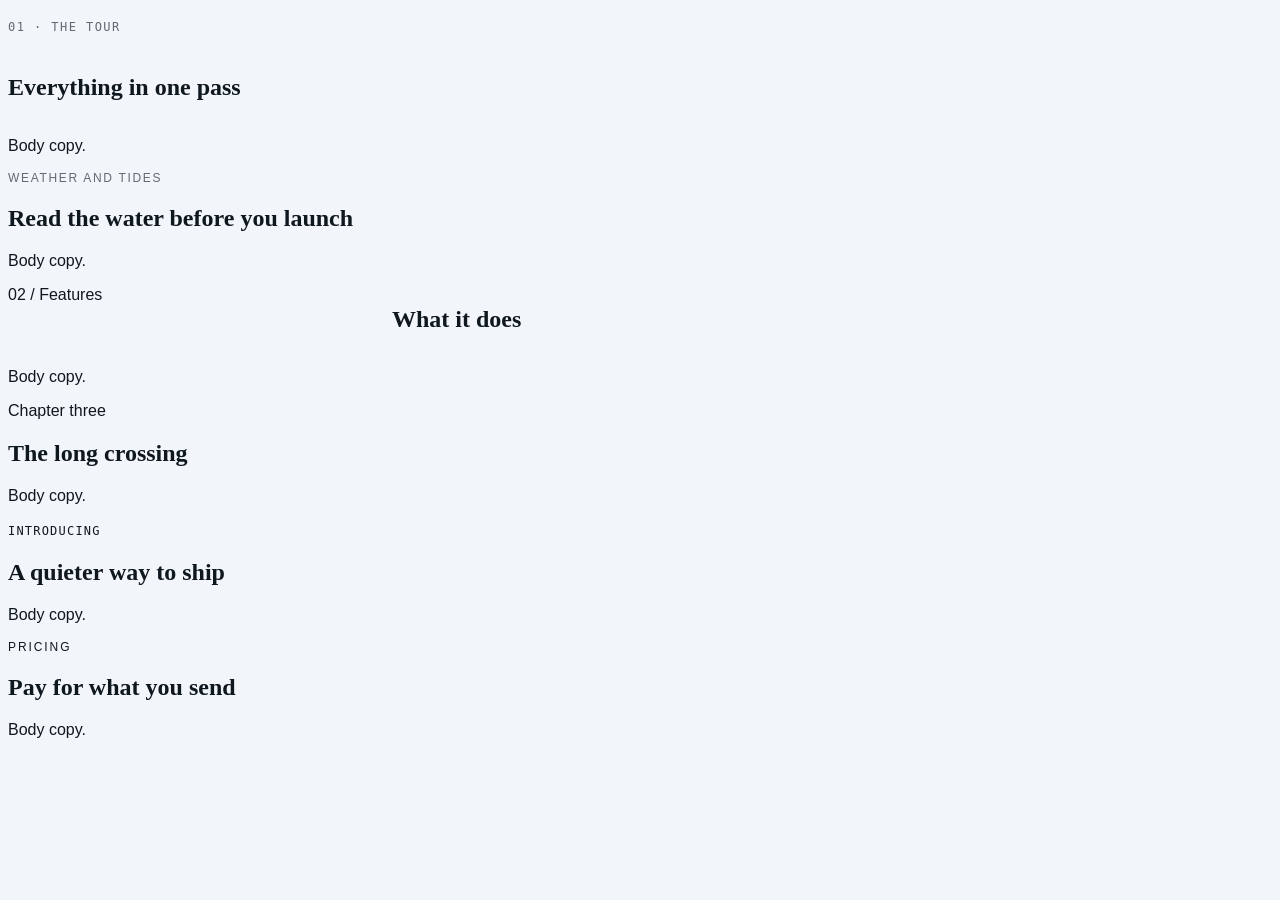
<file: skills/hallmark/scripts/fixtures/eyebrow-fail/index.html>
<!doctype html>
<!--
  Gate 54 fixture: MUST FAIL, six times.

  Every case here was invisible to the pre-1.3 detector, which keyed on
  `grid-template-columns` in the CSS and so only ever saw one geometry.
  Assertion (run from this directory):

    node ../../sloplint.mjs . --json | node -e "let s='';process.stdin.on('data',d=>s+=d).on('end',()=>console.log(JSON.parse(s).findings.filter(f=>f.gate==='54'&&f.grade==='FAIL').length))"
    # expected: 6

  Scoped to gate 54 on purpose: this file is deliberately slop in other ways too.
-->
<html lang="en">
<head>
<meta charset="utf-8">
<meta name="viewport" content="width=device-width, initial-scale=1">
<title>Gate 54 eyebrow fixture (must fail)</title>
<style>
/* Hallmark · macrostructure: fixture · tone: n/a · anchor hue: 250 · hero: Settled/H1 */
/* Hallmark · pre-emit critique: P3 H3 E3 S3 R3 V3 · weakest: all - this is a fixture */
:root {
  --color-paper: oklch(97% 0.006 250); --color-ink: oklch(20% 0.02 250);
  --color-muted: oklch(52% 0.015 250);
  --font-display: "Fraunces", serif; --font-body: "Public Sans", sans-serif;
  --font-label: "Geist Mono", monospace;
  --text-xs: 0.75rem; --tracking-label: 0.12em;
}
html, body { overflow-x: clip; }
body { background: var(--color-paper); color: var(--color-ink); font-family: var(--font-body); }
h1, h2, h3 { font-family: var(--font-display); }

/* 1: flex column. No grid anywhere; the old check could not see this. */
.a__head { display: flex; flex-direction: column; gap: 0.5rem; }
.a__eyebrow { font-family: var(--font-label); text-transform: uppercase;
  letter-spacing: var(--tracking-label); font-size: var(--text-xs); color: var(--color-muted); }

/* 2: plain block stack, and a class name outside the label vocabulary.
       Caught by resolved CSS alone: uppercase + tracking + small size. */
.b__strand { text-transform: uppercase; letter-spacing: 0.14em; font-size: 0.75rem;
  color: var(--color-muted); }

/* 3: the classic side-by-side grid. Regression guard for the old behaviour. */
.c__head { display: grid; grid-template-columns: minmax(0, 0.4fr) minmax(0, 1fr); gap: 2rem; }

/* 4: multi-column head declared ONLY inside a max-width block. The old check
       skipped every max-width rule, so this shape was a free pass. */
@media (max-width: 48rem) {
  .d__head { display: grid; grid-template-columns: 1fr 2fr; }
}

/* 5: class-less heading. The old check required a semantic match on the head
       wrapper's own classes to even look. */
.e__mark { font-family: var(--font-label); text-transform: uppercase;
  letter-spacing: 0.1em; font-size: 0.75rem; }

/* 6: "overline" was not in the old vocabulary at all. */
.overline { font-size: 0.75rem; letter-spacing: 0.16em; text-transform: uppercase; }
</style>
</head>
<body>

<!-- 1 · flex column stack -->
<section>
  <div class="a__head">
    <p class="a__eyebrow">01 · The tour</p>
    <h2>Everything in one pass</h2>
  </div>
  <p>Body copy.</p>
</section>

<!-- 2 · plain block stack, non-vocabulary class, CSS signals only -->
<section>
  <div>
    <p class="b__strand">Weather and tides</p>
    <h2>Read the water before you launch</h2>
  </div>
  <p>Body copy.</p>
</section>

<!-- 3 · side-by-side grid (the only shape the old gate caught) -->
<section>
  <div class="c__head">
    <span class="eyebrow">02 / Features</span>
    <h2>What it does</h2>
  </div>
  <p>Body copy.</p>
</section>

<!-- 4 · two-column head hidden inside a max-width query -->
<section>
  <div class="d__head">
    <span class="kicker">Chapter three</span>
    <h2>The long crossing</h2>
  </div>
  <p>Body copy.</p>
</section>

<!-- 5 · class-less heading under a labelled span -->
<section>
  <div>
    <span class="e__mark">Introducing</span>
    <h2>A quieter way to ship</h2>
  </div>
  <p>Body copy.</p>
</section>

<!-- 6 · the word the old vocabulary never knew -->
<section>
  <div>
    <p class="overline">Pricing</p>
    <h2>Pay for what you send</h2>
  </div>
  <p>Body copy.</p>
</section>

</body>
</html>
</file>
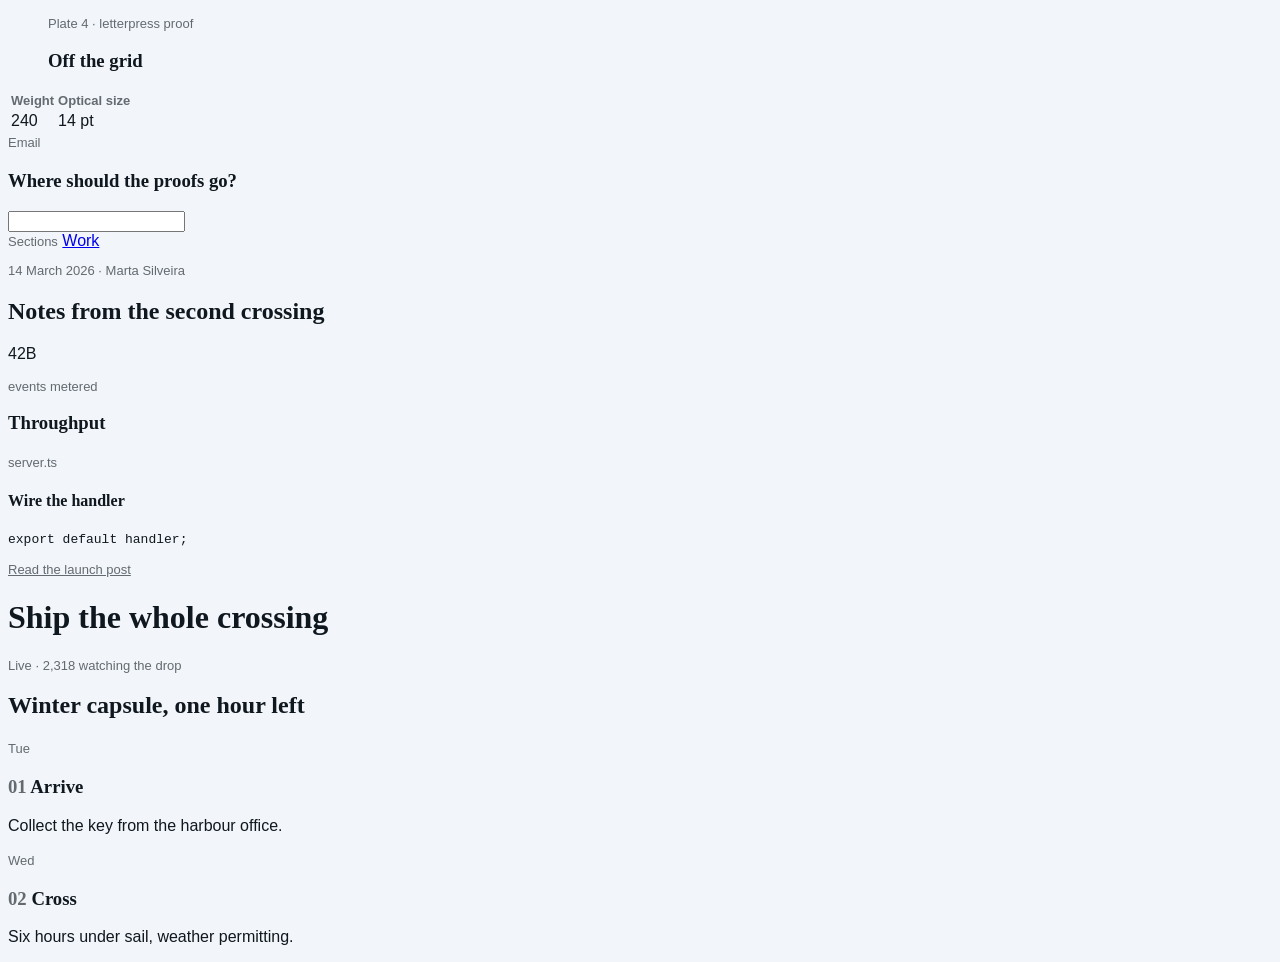
<file: skills/hallmark/scripts/fixtures/eyebrow-pass/index.html>
<!doctype html>
<!--
  Gate 54 fixture: MUST NOT FAIL.

  Ten shapes that look like an eyebrow to a naive detector and are not one.
  Each carries a fact, a destination, or an identifier the reader would
  otherwise lack: the exceptions gate 54 lists in references/gates.md.

  Assertion (run from this directory):

    node ../../sloplint.mjs . --json | node -e "let s='';process.stdin.on('data',d=>s+=d).on('end',()=>console.log(JSON.parse(s).findings.filter(f=>f.gate==='54').length))"
    # expected: 0

  Scoped to gate 54: this file makes no claim to be clean on the other gates.
-->
<html lang="en">
<head>
<meta charset="utf-8">
<meta name="viewport" content="width=device-width, initial-scale=1">
<title>Gate 54 carve-out fixture (must pass)</title>
<meta name="description" content="Fragments that sit near a heading without announcing it; gate 54 must stay quiet on every one.">
<style>
/* Hallmark · shape: fixture · genre: editorial · theme: fixture (by request)
 * hero: Settled · nav: none · footer: none · enrichment: none · signature: none, this is a gate 54 fixture
 * axes: light/roman-serif/cool · posture: restrained · contrast: pass · fold: n/a · v2.0.0 */
/* Hallmark · pre-emit critique: P3 H3 E3 S3 R3 V3 · weakest: all, this is a fixture */
/* Hallmark · answered F21 · unrelated fragments in one file, not a single document outline */
:root {
  --color-paper: oklch(97% 0.006 250); --color-ink: oklch(20% 0.02 250);
  --color-muted: oklch(52% 0.015 250); --color-accent: oklch(52% 0.14 250); --color-accent-ink: oklch(98% 0.005 250);
  --font-display: "Fraunces", serif; --font-body: "Public Sans", sans-serif;
  --font-label: var(--font-body);
  --text-xs: 0.8125rem;
}
html, body { overflow-x: clip; }
html { scrollbar-color: var(--color-muted) var(--color-paper); }
body { background: var(--color-paper); color: var(--color-ink); font-family: var(--font-body); caret-color: var(--color-accent); }
::selection { background: color-mix(in oklab, var(--color-accent) 22%, transparent); color: var(--color-ink); }
:focus-visible { outline: 2px solid var(--color-accent); outline-offset: 2px; }
a:active, button:active { transform: translateY(1px); }
button:disabled { opacity: 0.55; cursor: not-allowed; }
h1, h2, h3, h4 { font-family: var(--font-display); text-wrap: balance; }
.label { font-family: var(--font-label); font-size: var(--text-xs); color: var(--color-muted); }
.steps { list-style: none; counter-reset: step; padding: 0; }
.steps li { counter-increment: step; }
.steps li h3::before { content: counter(step, decimal-leading-zero) "  "; color: var(--color-muted); }
</style>
</head>
<body>

<!-- 1 · figcaption. Identifier, and it names something that is present. -->
<figure>
  <figcaption class="label">Plate 4 · letterpress proof</figcaption>
  <h3>Off the grid</h3>
</figure>

<!-- 2 · table column header. Identifier. -->
<table>
  <thead><tr><th class="label">Weight</th><th class="label">Optical size</th></tr></thead>
  <tbody><tr><td>240</td><td>14 pt</td></tr></tbody>
</table>

<!-- 3 · form field label. Identifier, bound to its control. -->
<form>
  <div>
    <label class="label" for="email">Email</label>
    <h3>Where should the proofs go?</h3>
    <input id="email" type="email">
  </div>
</form>

<!-- 4 · nav label. Destination. -->
<nav>
  <div>
    <span class="label">Sections</span>
    <h2 hidden>Navigation</h2>
    <a href="/work">Work</a>
  </div>
</nav>

<!-- 5 · dateline. Fact: the date appears nowhere else. -->
<article>
  <p class="label"><time datetime="2026-03-14">14 March 2026</time> · Marta Silveira</p>
  <h2>Notes from the second crossing</h2>
</article>

<!-- 6 · unit label AFTER the figure it labels. Order is the discriminator. -->
<section>
  <div>
    <p class="stat__num">42B</p>
    <p class="label">events metered</p>
  </div>
  <h3>Throughput</h3>
</section>

<!-- 7 · code filename tab. Identifier: a real path. -->
<section>
  <div>
    <span class="label">server.ts</span>
    <h4>Wire the handler</h4>
  </div>
  <pre><code>export default handler;</code></pre>
</section>

<!-- 8 · linked announcement chip. Destination, and it goes somewhere real. -->
<header>
  <div>
    <a class="label" href="/changelog/v2">Read the launch post</a>
    <h1>Ship the whole crossing</h1>
  </div>
</header>

<!-- 9 · live telemetry above a headline. Fact, and the digits prove it. -->
<section>
  <div>
    <p class="label">Live · 2,318 watching the drop</p>
    <h1>Winter capsule, one hour left</h1>
  </div>
</section>

<!-- 10 · a real <ol>. The numbers come from counter(), not from typed labels;
         a genuine per-step identifier rides along without becoming a kicker. -->
<ol class="steps">
  <li>
    <span class="label">Tue</span>
    <h3>Arrive</h3>
    <p>Collect the key from the harbour office.</p>
  </li>
  <li>
    <span class="label">Wed</span>
    <h3>Cross</h3>
    <p>Six hours under sail, weather permitting.</p>
  </li>
</ol>

</body>
</html>
</file>
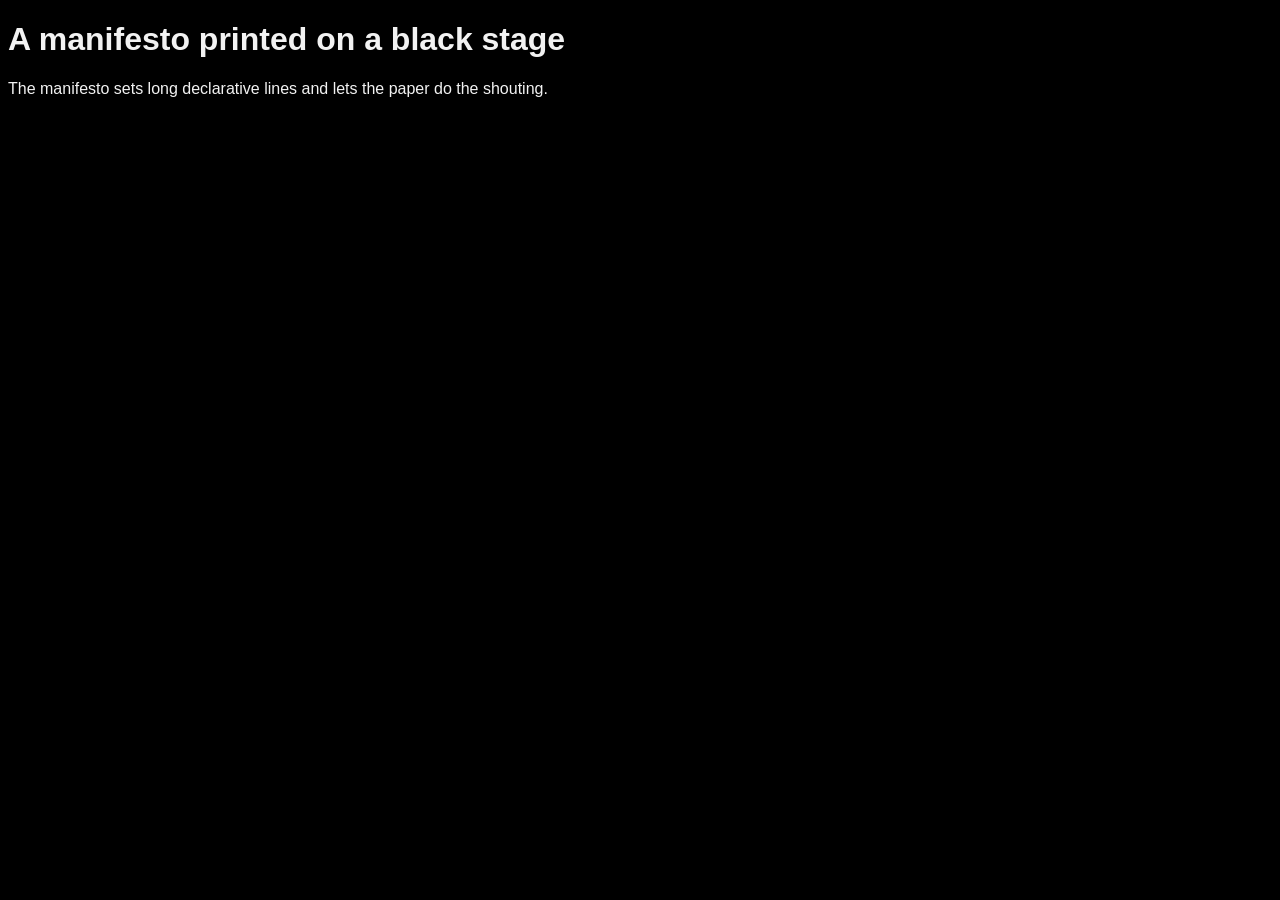
<file: skills/hallmark/scripts/fixtures/waiver/index.html>
<!doctype html>
<!--
  Waiver fixture. Five waivers are claimed on a deliberately expressive page:
  four are honoured, one is refused because it names a Floor gate, and the build
  ships. There is no cap, so the page is not blocked for being expressive; what
  it gets instead is a NOTE saying four waivers is a house style, not exceptions.

  Assertion (run from this directory):

    node ../../sloplint.mjs . --json | node -e "let s='';process.stdin.on('data',d=>s+=d).on('end',()=>{const j=JSON.parse(s);console.log(JSON.stringify(j.summary))})"
    # expected: fails 0, reflex 0, waived 5, rejected 2, answered 1, notes 1
    # (waived counts findings, not gates: gate 1 fires on both the token and the
    #  h1 rule, and gate 7 on both the token and the body background)

  Case by case:
    waive 40  -> refused, Floor is never waivable, and gate 40 still binds
    waive 7b  -> honoured; the guard (surface: absolute in the stamp) holds
    waive 22  -> honoured
    waive 25  -> honoured (no finding to downgrade on this page)
    waive 1   -> honoured, and trips the >3 house-style NOTE
    answered F3  -> honoured; the Finish finding reports ANSWERED instead of WARN
    answered 40  -> refused; 40 is Floor, and Floor findings are fixed, not answered
-->
<html lang="en">
<head>
<meta charset="utf-8">
<meta name="viewport" content="width=device-width, initial-scale=1">
<title>Waiver fixture</title>
<style>
/* Hallmark · macrostructure: Manifesto · tone: austere · anchor hue: 250 · surface: absolute · nav: N9 · footer: Ft2 · hero: Poster/H1 */
/* Hallmark · pre-emit critique: P5 H4 E5 S4 R5 V4 · weakest: E - fixture, not a real build */
/* Hallmark · waive 40 · contrast measured on the stage · the manifesto is printed white on black */
/* Hallmark · waive 7b · surface: absolute declared, 40-41 pass · the manifesto stage is printed on black paper */
/* Hallmark · waive 22 · neutrals achromatic throughout · the manifesto rules are pure grey by intent */
/* Hallmark · waive 25 · measure runs to 96ch · the manifesto sets long declarative lines */
/* Hallmark · waive 1 · two families declared · the manifesto pairs a display serif with a grotesque */
/* Hallmark · answered F3 · the manifesto head is one word and cannot wrap, so balance has nothing to balance */
/* Hallmark · answered 40 · contrast is fine here honestly */
:root {
  --color-paper: #000;
  --color-ink: oklch(96% 0 250);
  --font-display: Inter, sans-serif;
  --font-body: "Public Sans", sans-serif;
}
html, body { overflow-x: clip; }
body { background: var(--color-paper); color: var(--color-ink); font-family: var(--font-body); }
h1 { font-family: var(--font-display); }
</style>
</head>
<body>
  <h1>A manifesto printed on a black stage</h1>
  <p>The manifesto sets long declarative lines and lets the paper do the shouting.</p>
</body>
</html>
</file>
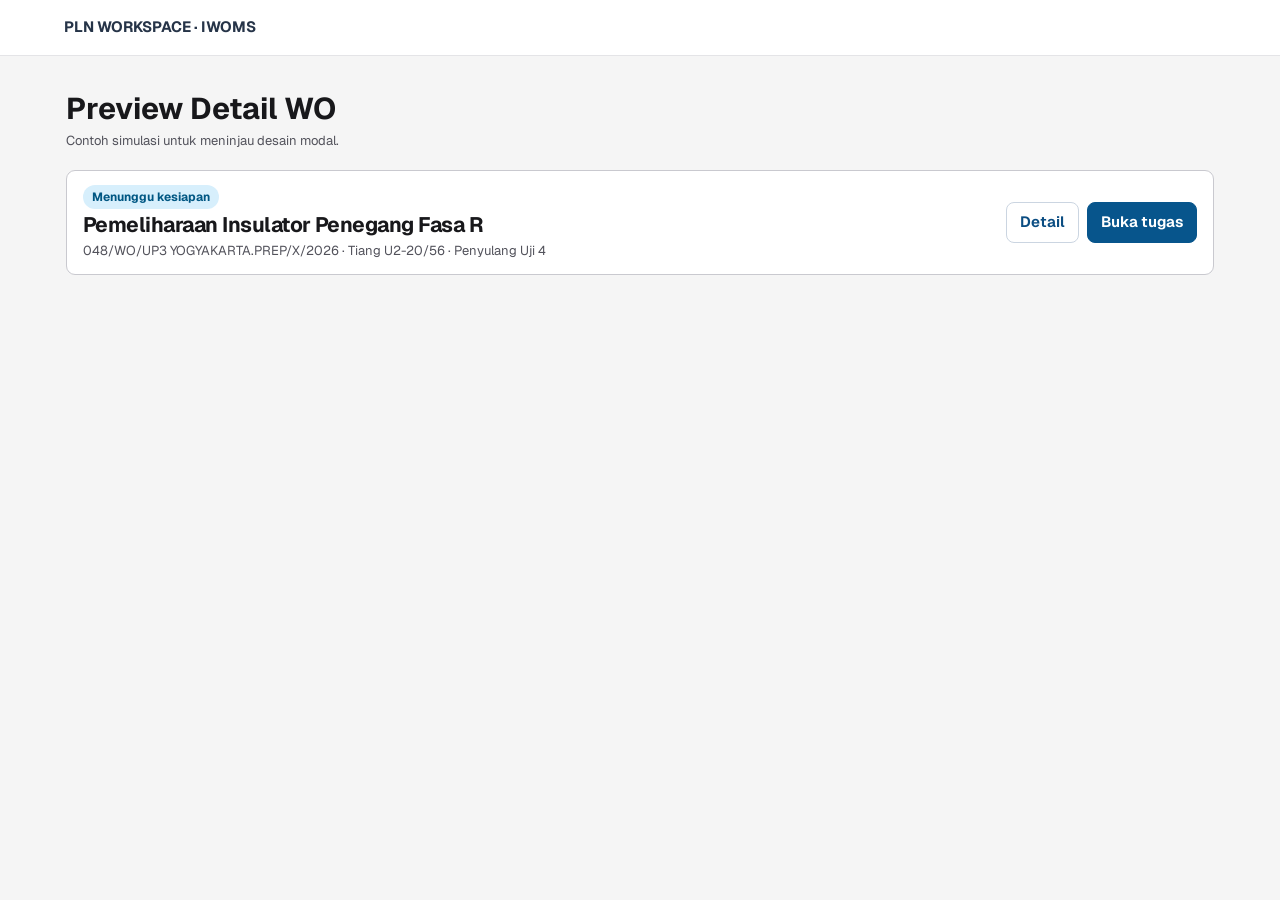
<file: preview-detail-wo.html>
<!doctype html>
<html lang="id">
<head>
<meta charset="utf-8">
<meta name="viewport" content="width=device-width, initial-scale=1">
<title>Preview Detail WO | IWOMS</title>
<link rel="stylesheet" href="https://fonts.googleapis.com/css2?family=Geist:wght@400;500;600;700;800&display=swap">
<style>

  *{box-sizing:border-box} body{margin:0;background:#f1f5f9;color:#17283e;font:15px/1.5 "Segoe UI",sans-serif} h1,h2,h3,p{margin:0} h3{font-size:16px} button,select,textarea{font:inherit} button,a,summary{cursor:pointer} button:focus-visible,a:focus-visible,summary:focus-visible{outline:3px solid #0284c7;outline-offset:3px}
  .top{background:#0b2340;color:white;padding:16px max(20px,5vw);border-bottom:3px solid #facc15;font-weight:700} main{max-width:1080px;margin:auto;padding:30px 16px} .box{border:1px solid #dbe4ee;border-radius:13px;background:white;padding:16px} .overview{display:flex;justify-content:space-between;align-items:center;gap:16px;flex-wrap:wrap;margin-top:20px}
  .muted{color:#526479;font-size:13px} .actions{display:flex;gap:8px;flex-wrap:wrap} .button{border:1px solid #cbd5e1;border-radius:8px;padding:8px 13px;background:white;color:#0b4d82;font-weight:650;text-decoration:none;display:inline-block} .primary{background:#07558c;border-color:#07558c;color:white}
  dialog{border:1px solid #dbe4ee;border-radius:16px;padding:0;width:min(980px,calc(100% - 20px));max-height:92dvh;color:inherit;box-shadow:0 20px 70px #0b234055} dialog::backdrop{background:#0b2340aa;backdrop-filter:blur(2px)} dialog[open]{display:flex;flex-direction:column}
  .heading{display:flex;justify-content:space-between;align-items:flex-start;gap:10px;background:#07558c;color:white;padding:16px 20px;border-bottom:3px solid #facc15} .heading h2{font-size:21px} .heading p{color:#dbeafe;font-size:13px} .close{background:#ffffff19;color:white;border:0;border-radius:8px;font-size:23px;width:40px;height:40px;flex:none} .scroll{overflow:auto;overscroll-behavior:contain;padding:18px;background:#f8fafc;display:grid;gap:13px} body:has(dialog[open]){overflow:hidden}
  .badge{display:inline-block;background:#dbeafe;color:#154777;padding:3px 9px;border-radius:6px;font-weight:700;font-size:12px} dl{display:grid;grid-template-columns:repeat(3,minmax(0,1fr));gap:12px;margin:12px 0 0} dt{font-size:12px;color:#526479} dd{margin:0;font-weight:650;overflow-wrap:anywhere}
  .task{border:1px solid #badcf4;border-left:5px solid #1375ac;background:#eff8ff;scroll-margin-top:3px} .task form{display:grid;gap:8px;margin-top:12px} textarea,select{width:100%;padding:8px;border:1px solid #afbfd1;border-radius:7px;background:white} .tabs{display:flex;gap:5px;background:#eef2f6;padding:4px;border-radius:8px;margin-bottom:12px} .tabs button{background:none;color:#344963;border:0;padding:7px 12px;border-radius:6px} .tabs button[aria-pressed="true"]{background:white;color:#07558c;font-weight:700;border-bottom:2px solid #07558c}
  .doc{display:flex;gap:10px;align-items:center;justify-content:space-between;flex-wrap:wrap;padding:10px 0;border-bottom:1px solid #e2e8f0} iframe{width:100%;height:55vh;border:1px solid #cbd5e1;margin-top:8px} .timeline{list-style:none;margin:0;padding:0 0 0 8px} .timeline li{position:relative;border-left:2px solid #bfdbfe;padding:0 0 14px 15px} .timeline li::before{content:"";position:absolute;left:-7px;top:4px;width:9px;height:9px;border:2px solid #1375ac;border-radius:50%;background:white} summary{font-weight:650} details .muted{margin-top:6px} [hidden]{display:none!important}
  @media(max-width:590px){dl{grid-template-columns:repeat(2,minmax(0,1fr))}.scroll{padding:10px}.heading{padding:12px}.heading h2{font-size:18px}}

  body{color:#18181b;background:#f5f5f5;font-family:Geist,"Segoe UI",sans-serif}
  .top{background:white;color:#263448;border-bottom:1px solid #e4e4e7} main{max-width:1180px}
  dialog{width:min(820px,calc(100% - 20px));max-height:calc(100dvh - 18px);background:#f9f8f8;border-radius:14px}
  dialog::backdrop{background:#211d1bc2;backdrop-filter:blur(1px)}
  .heading{display:block;padding:14px 28px 19px;background:#f4f2f2;color:#141414;border-bottom:1px solid #e7e5e4}
  .modal-title{display:flex;align-items:center;justify-content:space-between;border-bottom:1px solid #e4e4e7;padding-bottom:8px;margin-bottom:13px}
  .heading h2{font-size:clamp(21px,3vw,30px);margin:8px 0 4px;letter-spacing:-.03em}
  .heading p{color:#3f3f46}.close{background:transparent;color:#27272a}
  .id-chip{display:inline-flex;align-items:center;border-radius:8px;background:#e4e4e7;font-size:13px;font-weight:650;padding-left:10px}
  .id-chip button{border:0;border-left:1px solid #d4d4d8;background:transparent;padding:3px 10px;margin-left:8px;color:#27272a}
  .scroll{background:#faf9f9;padding:16px 22px;gap:16px}
  .box{border-color:#c9c9cf;border-radius:9px;padding:14px 16px}
  h3{font-size:21px;letter-spacing:-.025em}.muted,dt{color:#52525b}
  dl{gap:12px 22px} dt{font-size:13px} dd{font-size:15px}
  .description{margin-top:14px;padding-top:10px;border-top:1px solid #e4e4e7}
  .badge{border-radius:20px;background:#d7effc;color:#005783}.ok{background:#dcf8de;color:#166534}
  .task{background:#e1f3fd;border:1.5px solid #006fa9;border-radius:13px;padding:15px 20px}
  .task-heading{display:flex;align-items:center;justify-content:space-between;gap:8px;flex-wrap:wrap}
  .task-label{font-weight:750;color:#005783}.role{border:1px solid #b2d5e8;border-radius:20px;padding:3px 10px;font-size:13px;color:#06446b}
  .checks{list-style:none;margin:12px 0;padding:0;border-top:1px solid #b8d7e8}
  .checks li{display:flex;align-items:center;justify-content:space-between;gap:12px;border-bottom:1px solid #b8d7e8;padding:7px 0}
  .checks .mark{color:#006293;font-weight:750;margin-right:10px}.button:disabled{background:#a1a9b5;color:white;border-color:transparent;cursor:not-allowed}
  .tabs{background:transparent;border-bottom:1px solid #e4e4e7;border-radius:0;padding:0}
  .tabs button{color:#27272a;border-radius:0;padding:7px 10px 9px}
  .tabs button[aria-pressed="true"]{color:#006293;border-bottom:2px solid #006293}
  .doc-head,.doc{display:grid;grid-template-columns:minmax(0,1.2fr) minmax(55px,.45fr) minmax(0,1fr);gap:8px;align-items:center;padding:7px 10px}
  .doc-head{background:#eeeded;font-weight:700;border-radius:7px 7px 0 0}
  .doc .actions{justify-content:flex-end}.doc .button{border:none;padding:2px 0;font-size:13px;color:#006293}
  .timeline li{padding-bottom:8px;margin-bottom:6px}.timeline time{color:#52525b;font-size:13px}
  .stages{display:grid;gap:8px}.stages summary{display:flex;align-items:flex-start;gap:10px;list-style:none}.stages summary::before{content:"\203A";font-size:22px;line-height:1.1}.stages details[open] summary::before{transform:rotate(90deg)}.stages .badge{margin-left:auto}
  .stage-note{margin:8px 0 0 20px;padding:8px 10px;background:#eff2f4;border-radius:7px}
  @media(max-width:590px){.heading{padding:10px 12px}.scroll{padding:10px}.box,.task{padding:11px}.doc-head,.doc{grid-template-columns:minmax(0,1fr) auto}.doc .actions{grid-column:1/-1;justify-content:flex-start}}
  .event-line{display:flex;align-items:baseline;justify-content:space-between;gap:8px}
  .event-line time{white-space:nowrap;text-align:right;font-variant-numeric:tabular-nums}
  .doc .actions{gap:10px}.doc .actions a{border-left:1px solid #cbd5e1;padding-left:10px}
  .pdf-viewer{margin-top:12px;padding:10px;border:1px solid #cbd5e1;border-radius:9px;background:#f8fafc}
  .pdf-viewer nav button[aria-pressed="true"]{background:#07558c;color:white;border-color:#07558c}
  .viewer-controls{display:flex;align-items:center;justify-content:center;gap:10px;margin-top:8px;font-size:13px}
  @media(max-width:590px){.event-line time{white-space:normal}.event-line strong{min-width:0}.id-chip{overflow-wrap:anywhere}}
</style>
</head>
<body>
<header class="top">PLN WORKSPACE · IWOMS</header>
<main>
  <h1>Preview Detail WO</h1>
  <p class="muted">Contoh simulasi untuk meninjau desain modal.</p>
  <article class="box overview">
    <div><span class="badge" id="list-status">Menunggu kesiapan</span><h3>Pemeliharaan Insulator Penegang Fasa R</h3><p class="muted">048/WO/UP3 YOGYAKARTA.PREP/X/2026 · Tiang U2-20/56 · Penyulang Uji 4</p></div>
    <div class="actions"><button class="button" data-open="detail">Detail</button><button class="button primary" data-open="task">Buka tugas</button></div>
  </article>
</main>
<dialog aria-labelledby="wo-title">
  <header class="heading">
    <div class="modal-title"><strong id="wo-title">Detail WO</strong><button class="close" type="button" aria-label="Tutup modal">&times;</button></div>
    <div class="id-chip">048/WO/UP3 YOGYAKARTA.PREP/X/2026<button type="button" id="copy-id" aria-label="Salin ID WO">&#10697;</button></div>
    <h2>Pemeliharaan Insulator Penegang Fasa R</h2>
    <p><span class="badge" id="modal-status">Menunggu kesiapan</span> &nbsp;|&nbsp; PLN UID Yogyakarta</p>
  </header>
  <div class="scroll">
    <section class="box">
      <h3>Informasi WO</h3>
      <dl>
        <div><dt>Unit pekerjaan</dt><dd>UP3 Sedayu</dd></div><div><dt>Pegawai yang mengajukan</dt><dd>Hendro Atmoko</dd></div><div><dt>Tanggal pengajuan</dt><dd>27 Oktober 2026</dd></div>
        <div><dt>Lokasi pekerjaan</dt><dd>Jl Tangkilan Godean</dd></div><div><dt>Nomor tiang</dt><dd>U2-20/56</dd></div><div><dt>Gardu induk / Penyulang</dt><dd>GI 20 kV Godean / Godean 4</dd></div>
        <div><dt>Jenis dan tinggi tiang</dt><dd>Beton &middot; 12 m</dd></div><div><dt>Jenis dan penampang penghantar</dt><dd>A3C &middot; 240 mm&sup2;</dd></div><div><dt>Kondisi operasi</dt><dd>PDKB &middot; Tanpa Padam</dd></div>
      </dl>
      <p class="description"><strong>Jenis pekerjaan</strong><br><span class="muted">02.04/TMSL/KOMISI PDKB PUSAT/2017</span><br>Pemeliharaan insulator penegang fasa R konstruksi dead end PDKB-TM metode sentuh langsung.</p>
    </section>
    <section class="box task" aria-labelledby="task-title">
      <div class="task-heading"><div><p class="task-label">Tugas aktif</p><h3 id="task-title" tabindex="-1">Eksekusi Lapangan</h3></div><span class="role">Kepala Regu PDKB</span></div>
      <ul class="checks">
        <li><span><span class="mark" aria-hidden="true">&#9745;</span>Working Permit</span><span class="badge ok">Tercatat</span></li>
        <li><span><span class="mark" aria-hidden="true">&#9745;</span>Briefing K3</span><span class="badge ok">Tercatat</span></li>
        <li><span><span class="mark" aria-hidden="true">&#9745;</span>Pemeriksaan kesehatan</span><span class="badge ok">Tercatat</span></li>
        <li><span><span class="mark" aria-hidden="true">&#9744;</span>Kesiapan sesuai alur PDKB</span><span class="badge">Menunggu verifikasi</span></li>
      </ul>
      <div class="actions"><button type="button" class="button" disabled>Mulai pekerjaan</button><span class="muted">Menunggu verifikasi kesiapan.</span></div>
    </section>
    <section class="box" aria-label="Dokumen dan riwayat">
      <div class="tabs"><button type="button" data-panel="documents" aria-pressed="true">Dokumen <span class="badge">3</span></button><button type="button" data-panel="history" aria-pressed="false">Riwayat</button></div>
      <div id="documents">
        <div class="doc-head"><span>Dokumen</span><span>Versi</span></div>
        <div class="doc"><strong>Formulir Survei</strong><span>Versi 1</span><div class="actions"><button class="button" type="button" data-pdf="DOC-02_SOP_01_Survey_Lokasi.pdf" aria-expanded="false">Lihat pratinjau</button><a class="button" href="assets/DOC-02_SOP_01_Survey_Lokasi.pdf" download>Unduh</a></div></div>
        <div class="doc"><strong>Job Safety Analysis</strong><span>Versi 2</span><div class="actions"><button class="button" type="button" data-pdf="DOC-08_JSA_K3_PDKB.pdf" aria-expanded="false">Lihat pratinjau</button><a class="button" href="assets/DOC-08_JSA_K3_PDKB.pdf" download>Unduh</a></div></div>
        <div class="doc"><strong>SP3B</strong><span>Versi 1</span><div class="actions"><button class="button" type="button" data-pdf="DOC-06_SOP_05_SP3B.pdf" aria-expanded="false">Lihat pratinjau</button><a class="button" href="assets/DOC-06_SOP_05_SP3B.pdf" download>Unduh</a></div></div>
        <section id="pdf-viewer" class="pdf-viewer" aria-label="Pratinjau dokumen" hidden>
          <nav id="pdf-titles" aria-label="Pilih dokumen" class="actions"></nav>
          <div class="viewer-controls"><button type="button" class="button" id="pdf-prev" aria-label="Dokumen sebelumnya">&lt;</button><span id="pdf-position" aria-live="polite"></span><button type="button" class="button" id="pdf-next" aria-label="Dokumen selanjutnya">&gt;</button></div>
          <iframe id="pdf" title="Pratinjau dokumen contoh"></iframe>
        </section>
      </div>
      <div id="history" hidden><ol class="timeline">
        <li><div class="event-line"><strong>Working Permit tercatat</strong><time>26 Nov 2026, 08.25 WIB</time></div><p class="muted">Kepala Regu Demo &middot; Kepala Regu PDKB</p></li>
        <li><div class="event-line"><strong>Jadwal rencana ditetapkan</strong><time>24 Nov 2026, 14.10 WIB</time></div><p class="muted">Preparator Demo &middot; Preparator PDKB</p></li>
        <li><div class="event-line"><strong>Usulan disahkan</strong><time>20 Nov 2026, 10.21 WIB</time></div><p class="muted">Manajer Demo &middot; Manajer Area</p></li>
      </ol></div>
    </section>
    <section class="stages">
      <h3>Hasil tahap sebelumnya</h3>
      <details class="box"><summary><span>Persetujuan &amp; Penugasan<br><span class="muted">Usulan disahkan &middot; Manajer Area</span></span><span class="badge ok">&#10003; Selesai</span></summary><p class="stage-note">Asman, Supervisor, dan Manajer telah memeriksa usulan dalam simulasi.</p></details>
      <details class="box" open><summary><span>Persiapan &amp; Penjadwalan<br><span class="muted">Survei layak &middot; Jadwal ditetapkan</span></span><span class="badge ok">&#10003; Selesai</span></summary><p class="stage-note">26 Nov 2026 &middot; 09.00 WIB &middot; Regu PDKB 01</p></details>
      <details class="box"><summary><span>Rencana Operasi<br><span class="muted">Rencana koordinasi tercatat</span></span><span class="badge ok">&#10003; Selesai</span></summary><p class="stage-note">Rencana koordinasi dicatat untuk Penyulang Uji.</p></details>
    </section>
  </div>
</dialog>
<script>
const modal=document.querySelector('dialog');
const scroll=modal.querySelector('.scroll');
const task=document.querySelector('.task');
let opener;
document.querySelectorAll('[data-open]').forEach(button=>button.addEventListener('click',()=>{
  opener=button;
  modal.showModal();
  scroll.scrollTop=0;
  if(button.dataset.open==='task'){
    document.querySelector('#task-title').focus({preventScroll:true});
    scroll.scrollTop=task.offsetTop-scroll.offsetTop-6;
  }else modal.querySelector('.close').focus({preventScroll:true});
}));
modal.addEventListener('cancel',event=>event.preventDefault());
modal.querySelector('.close').addEventListener('click',()=>modal.close());
modal.addEventListener('close',()=>opener?.focus());
document.querySelectorAll('[data-panel]').forEach(button=>button.addEventListener('click',()=>{
  document.querySelectorAll('[data-panel]').forEach(tab=>{
    const active=tab===button;
    tab.setAttribute('aria-pressed',String(active));
    document.getElementById(tab.dataset.panel).hidden=!active;
  });
}));
const pdf=document.querySelector('#pdf');
const viewer=document.querySelector('#pdf-viewer');
const rows=[...document.querySelectorAll('[data-pdf]')];
const previous=document.querySelector('#pdf-prev');
const next=document.querySelector('#pdf-next');
let currentIndex=-1;
const titles=rows.map((button,index)=>{
  const title=button.closest('.doc').querySelector('strong').textContent;
  const tab=document.createElement('button');
  tab.type='button';tab.className='button';tab.textContent=title;
  tab.addEventListener('click',()=>openDocument(index));
  document.querySelector('#pdf-titles').append(tab);
  return tab;
});
function openDocument(index){
  const button=rows[index];
  if(!button)return;
  currentIndex=index;
  viewer.hidden=false;
  pdf.src='assets/'+button.dataset.pdf;
  pdf.title='Pratinjau '+titles[index].textContent;
  previous.disabled=index===0;
  next.disabled=index===rows.length-1;
  document.querySelector('#pdf-position').textContent=(index+1)+' / '+rows.length;
  rows.forEach((row,i)=>{
    row.setAttribute('aria-expanded',String(i===index));
    row.textContent=i===index?'Tutup pratinjau':'Lihat pratinjau';
    titles[i].setAttribute('aria-pressed',String(i===index));
  });
}
rows.forEach((button,index)=>button.addEventListener('click',()=>{
  if(currentIndex===index&&!viewer.hidden){
    viewer.hidden=true;
    currentIndex=-1;
    button.setAttribute('aria-expanded','false');
    button.textContent='Lihat pratinjau';
    pdf.removeAttribute('src');
    return;
  }
  openDocument(index);
  titles[index].focus({preventScroll:true});
  viewer.scrollIntoView({block:'nearest'});
}));
previous.addEventListener('click',()=>openDocument(currentIndex-1));
next.addEventListener('click',()=>openDocument(currentIndex+1));
document.querySelector('#copy-id').addEventListener('click',async event=>{
  const button=event.currentTarget;
  await navigator.clipboard.writeText('048/WO/UP3 YOGYAKARTA.PREP/X/2026');
  button.textContent='Tersalin';
  setTimeout(()=>button.textContent=String.fromCharCode(10697),1200);
});
</script>
</body>
</html>
</file>
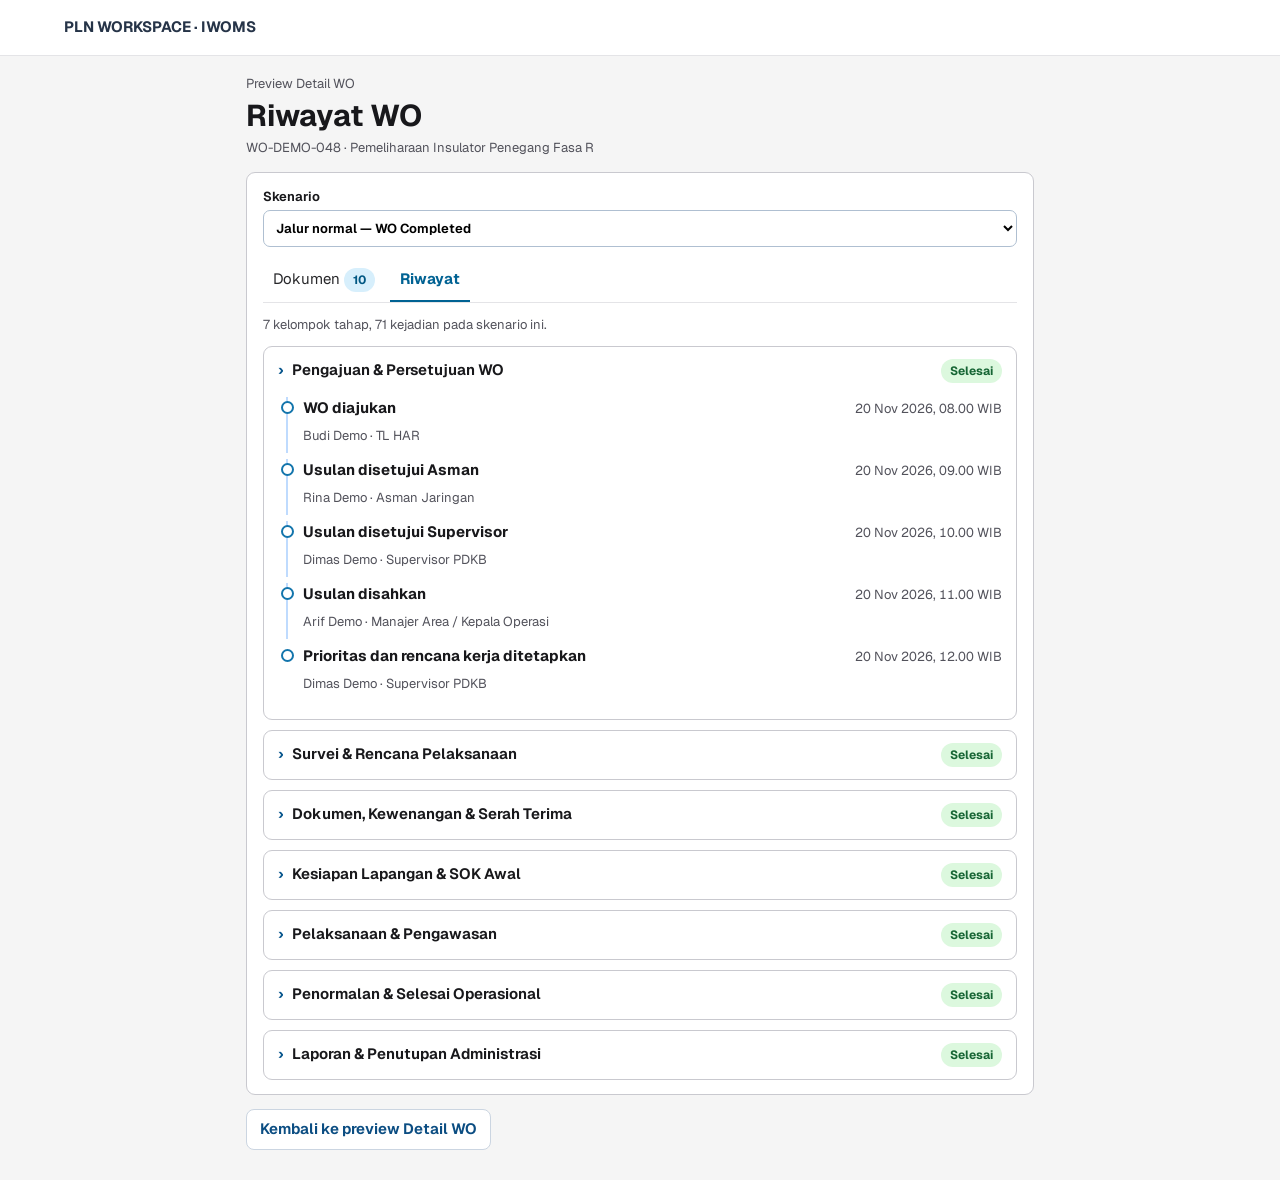
<file: preview-riwayat-wo.html>
<!doctype html>
<html lang="id">
<head>
<meta charset="utf-8">
<meta name="viewport" content="width=device-width, initial-scale=1">
<title>Preview Riwayat WO | IWOMS</title>
<link rel="stylesheet" href="https://fonts.googleapis.com/css2?family=Geist:wght@400;500;600;700;800&display=swap">
<style>

  *{box-sizing:border-box} body{margin:0;background:#f1f5f9;color:#17283e;font:15px/1.5 "Segoe UI",sans-serif} h1,h2,h3,p{margin:0} h3{font-size:16px} button,select,textarea{font:inherit} button,a,summary{cursor:pointer} button:focus-visible,a:focus-visible,summary:focus-visible{outline:3px solid #0284c7;outline-offset:3px}
  .top{background:#0b2340;color:white;padding:16px max(20px,5vw);border-bottom:3px solid #facc15;font-weight:700} main{max-width:1080px;margin:auto;padding:30px 16px} .box{border:1px solid #dbe4ee;border-radius:13px;background:white;padding:16px} .overview{display:flex;justify-content:space-between;align-items:center;gap:16px;flex-wrap:wrap;margin-top:20px}
  .muted{color:#526479;font-size:13px} .actions{display:flex;gap:8px;flex-wrap:wrap} .button{border:1px solid #cbd5e1;border-radius:8px;padding:8px 13px;background:white;color:#0b4d82;font-weight:650;text-decoration:none;display:inline-block} .primary{background:#07558c;border-color:#07558c;color:white}
  dialog{border:1px solid #dbe4ee;border-radius:16px;padding:0;width:min(980px,calc(100% - 20px));max-height:92dvh;color:inherit;box-shadow:0 20px 70px #0b234055} dialog::backdrop{background:#0b2340aa;backdrop-filter:blur(2px)} dialog[open]{display:flex;flex-direction:column}
  .heading{display:flex;justify-content:space-between;align-items:flex-start;gap:10px;background:#07558c;color:white;padding:16px 20px;border-bottom:3px solid #facc15} .heading h2{font-size:21px} .heading p{color:#dbeafe;font-size:13px} .close{background:#ffffff19;color:white;border:0;border-radius:8px;font-size:23px;width:40px;height:40px;flex:none} .scroll{overflow:auto;overscroll-behavior:contain;padding:18px;background:#f8fafc;display:grid;gap:13px} body:has(dialog[open]){overflow:hidden}
  .badge{display:inline-block;background:#dbeafe;color:#154777;padding:3px 9px;border-radius:6px;font-weight:700;font-size:12px} dl{display:grid;grid-template-columns:repeat(3,minmax(0,1fr));gap:12px;margin:12px 0 0} dt{font-size:12px;color:#526479} dd{margin:0;font-weight:650;overflow-wrap:anywhere}
  .task{border:1px solid #badcf4;border-left:5px solid #1375ac;background:#eff8ff;scroll-margin-top:3px} .task form{display:grid;gap:8px;margin-top:12px} textarea,select{width:100%;padding:8px;border:1px solid #afbfd1;border-radius:7px;background:white} .tabs{display:flex;gap:5px;background:#eef2f6;padding:4px;border-radius:8px;margin-bottom:12px} .tabs button{background:none;color:#344963;border:0;padding:7px 12px;border-radius:6px} .tabs button[aria-pressed="true"]{background:white;color:#07558c;font-weight:700;border-bottom:2px solid #07558c}
  .doc{display:flex;gap:10px;align-items:center;justify-content:space-between;flex-wrap:wrap;padding:10px 0;border-bottom:1px solid #e2e8f0} iframe{width:100%;height:55vh;border:1px solid #cbd5e1;margin-top:8px} .timeline{list-style:none;margin:0;padding:0 0 0 8px} .timeline li{position:relative;border-left:2px solid #bfdbfe;padding:0 0 14px 15px} .timeline li::before{content:"";position:absolute;left:-7px;top:4px;width:9px;height:9px;border:2px solid #1375ac;border-radius:50%;background:white} summary{font-weight:650} details .muted{margin-top:6px} [hidden]{display:none!important}
  @media(max-width:590px){dl{grid-template-columns:repeat(2,minmax(0,1fr))}.scroll{padding:10px}.heading{padding:12px}.heading h2{font-size:18px}}

  body{color:#18181b;background:#f5f5f5;font-family:Geist,"Segoe UI",sans-serif}
  .top{background:white;color:#263448;border-bottom:1px solid #e4e4e7} main{max-width:1180px}
  dialog{width:min(820px,calc(100% - 20px));max-height:calc(100dvh - 18px);background:#f9f8f8;border-radius:14px}
  dialog::backdrop{background:#211d1bc2;backdrop-filter:blur(1px)}
  .heading{display:block;padding:14px 28px 19px;background:#f4f2f2;color:#141414;border-bottom:1px solid #e7e5e4}
  .modal-title{display:flex;align-items:center;justify-content:space-between;border-bottom:1px solid #e4e4e7;padding-bottom:8px;margin-bottom:13px}
  .heading h2{font-size:clamp(21px,3vw,30px);margin:8px 0 4px;letter-spacing:-.03em}
  .heading p{color:#3f3f46}.close{background:transparent;color:#27272a}
  .id-chip{display:inline-flex;align-items:center;border-radius:8px;background:#e4e4e7;font-size:13px;font-weight:650;padding-left:10px}
  .id-chip button{border:0;border-left:1px solid #d4d4d8;background:transparent;padding:3px 10px;margin-left:8px;color:#27272a}
  .scroll{background:#faf9f9;padding:16px 22px;gap:16px}
  .box{border-color:#c9c9cf;border-radius:9px;padding:14px 16px}
  h3{font-size:21px;letter-spacing:-.025em}.muted,dt{color:#52525b}
  dl{gap:12px 22px} dt{font-size:13px} dd{font-size:15px}
  .description{margin-top:14px;padding-top:10px;border-top:1px solid #e4e4e7}
  .badge{border-radius:20px;background:#d7effc;color:#005783}.ok{background:#dcf8de;color:#166534}
  .task{background:#e1f3fd;border:1.5px solid #006fa9;border-radius:13px;padding:15px 20px}
  .task-heading{display:flex;align-items:center;justify-content:space-between;gap:8px;flex-wrap:wrap}
  .task-label{font-weight:750;color:#005783}.role{border:1px solid #b2d5e8;border-radius:20px;padding:3px 10px;font-size:13px;color:#06446b}
  .checks{list-style:none;margin:12px 0;padding:0;border-top:1px solid #b8d7e8}
  .checks li{display:flex;align-items:center;justify-content:space-between;gap:12px;border-bottom:1px solid #b8d7e8;padding:7px 0}
  .checks .mark{color:#006293;font-weight:750;margin-right:10px}.button:disabled{background:#a1a9b5;color:white;border-color:transparent;cursor:not-allowed}
  .tabs{background:transparent;border-bottom:1px solid #e4e4e7;border-radius:0;padding:0}
  .tabs button{color:#27272a;border-radius:0;padding:7px 10px 9px}
  .tabs button[aria-pressed="true"]{color:#006293;border-bottom:2px solid #006293}
  .doc-head,.doc{display:grid;grid-template-columns:minmax(0,1.2fr) minmax(55px,.45fr) minmax(0,1fr);gap:8px;align-items:center;padding:7px 10px}
  .doc-head{background:#eeeded;font-weight:700;border-radius:7px 7px 0 0}
  .doc .actions{justify-content:flex-end}.doc .button{border:none;padding:2px 0;font-size:13px;color:#006293}
  .timeline li{padding-bottom:8px;margin-bottom:6px}.timeline time{color:#52525b;font-size:13px}
  .stages{display:grid;gap:8px}.stages summary{display:flex;align-items:flex-start;gap:10px;list-style:none}.stages summary::before{content:"\203A";font-size:22px;line-height:1.1}.stages details[open] summary::before{transform:rotate(90deg)}.stages .badge{margin-left:auto}
  .stage-note{margin:8px 0 0 20px;padding:8px 10px;background:#eff2f4;border-radius:7px}
  @media(max-width:590px){.heading{padding:10px 12px}.scroll{padding:10px}.box,.task{padding:11px}.doc-head,.doc{grid-template-columns:minmax(0,1fr) auto}.doc .actions{grid-column:1/-1;justify-content:flex-start}}
  .event-line{display:flex;align-items:baseline;justify-content:space-between;gap:8px}
  .event-line time{white-space:nowrap;text-align:right;font-variant-numeric:tabular-nums}
  .doc .actions{gap:10px}.doc .actions button+button{border-left:1px solid #cbd5e1;padding-left:10px}
  .pdf-viewer{margin-top:12px;padding:10px;border:1px solid #cbd5e1;border-radius:9px;background:#f8fafc}
  .pdf-viewer nav button[aria-pressed="true"]{background:#07558c;color:white;border-color:#07558c}
  .viewer-controls{display:flex;align-items:center;justify-content:center;gap:10px;margin-top:8px;font-size:13px}
  @media(max-width:590px){.event-line time{white-space:normal}.event-line strong{min-width:0}.id-chip{overflow-wrap:anywhere}}

  .history-page{max-width:820px;padding-top:18px}
  .history-filters{display:flex;gap:14px;align-items:end;flex-wrap:wrap;margin-bottom:14px}
  .history-filters label{font-size:13px;font-weight:650;flex:1;min-width:min(220px,100%)}
  .history-filters select{margin-top:4px}
  .group-list{display:grid;gap:10px;margin-top:12px}
  .group-list details{padding:12px 14px}
  .group-list summary{display:flex;justify-content:space-between;gap:8px}
  .group-list summary::before{content:"\203A";color:#07558c}.group-list summary span:first-of-type{flex:1}
  .group-list .timeline{margin-top:14px}
  .group-list .timeline li:last-child{border-left-color:transparent}
  .event-note{margin-top:4px;font-size:13px}
  .history-header{margin-bottom:14px}
  .doc-head,.doc{display:grid;grid-template-columns:minmax(0,1.2fr) minmax(55px,.45fr) minmax(0,1fr);gap:8px;align-items:center;padding:7px 10px}
  .doc-head{background:#eeeded;font-weight:700;border-radius:7px 7px 0 0}
  .doc .actions{justify-content:flex-end}.doc .button{border:none;padding:2px 0;font-size:13px;color:#006293}
  @media(max-width:590px){.doc-head,.doc{grid-template-columns:minmax(0,1fr) auto}.doc .actions{grid-column:1/-1;justify-content:flex-start}}
  .doc .actions button+button{border-left:1px solid #cbd5e1;padding-left:10px}
  .document-viewer{margin-top:12px;padding:12px;border:1px solid #cbd5e1;border-radius:9px}
  .document-viewer nav{flex-wrap:nowrap;overflow:auto;padding-bottom:6px}
  .document-viewer nav button{flex:none}
  .document-viewer [aria-pressed="true"]{background:#07558c;color:white}
  .document-viewer .viewer-controls{display:flex;align-items:center;justify-content:center;gap:10px;margin:8px 0}
  .document-viewer button:disabled{opacity:.45;cursor:not-allowed}
  .doc-condition{display:block;margin-top:4px}
  .doc-condition .badge{background:#fef3c7;color:#78350f}
</style>
</head>
<body>
<header class="top">PLN WORKSPACE &middot; IWOMS</header>
<main class="history-page">
  <div class="history-header"><p class="muted">Preview Detail WO</p><h1>Riwayat WO</h1><p class="muted">WO-DEMO-048 &middot; Pemeliharaan Insulator Penegang Fasa R</p></div>
  <section class="box" aria-label="Riwayat dan pilihan skenario">
    <div class="history-filters">
      <label>Skenario
        <select id="scenario">
          <option value="normal">Jalur normal &mdash; WO Completed</option>
          <option value="active">Sedang berjalan &mdash; menunggu penilaian survei</option>
          <option value="proposal">Usulan dikembalikan dan diajukan ulang</option>
          <option value="survey-repeat">Survei diulang lalu dinyatakan layak</option>
          <option value="stop">Survei tidak layak &mdash; WO dihentikan</option>
          <option value="revision">JSA dikembalikan dan disetujui setelah revisi</option>
          <option value="height">Izin ketinggian dibuka dan ditutup</option>
          <option value="delegation">Delegasi pengawasan</option>
          <option value="height-delegation">Izin ketinggian dan delegasi pengawasan</option>
          <option value="hold">On Hold lalu diaktifkan kembali</option>
          <option value="cancel-rejected">Usulan pembatalan ditolak</option>
          <option value="cancel">On Hold lalu WO dibatalkan</option>
          <option value="swa">SWA lalu pekerjaan dilanjutkan</option>
          <option value="normalization">Penormalan diulang</option>
          <option value="file">Berkas penutupan belum lengkap</option>
        </select>
      </label>
      <label id="cause-label" hidden>Penyebab On Hold<select id="cause"></select></label>
    </div>
    <nav class="tabs" aria-label="Bagian detail WO">
      <button type="button" data-panel="documents" aria-pressed="false" aria-controls="documents">Dokumen <span id="document-count" class="badge"></span></button>
      <button type="button" data-panel="history" aria-pressed="true" aria-controls="history">Riwayat</button>
    </nav>
    <div id="documents" hidden>
      <p id="document-error" role="status" class="muted"></p>
      <div id="document-list"></div>
      <div class="actions" aria-label="Mode dokumen" style="align-items:center;margin:10px 0">
        <label for="document-mode">Mode dokumen</label>
        <select id="document-mode" style="width:auto">
          <option value="filled">Terisi data WO</option>
          <option value="blank">Blangko kosong</option>
        </select>
        <span class="muted">Mode ini berlaku untuk pratinjau dan unduhan.</span>
      </div>
      <section id="document-viewer" class="document-viewer" aria-label="Pratinjau dokumen" hidden>
        <nav id="document-titles" class="actions" aria-label="Pilih dokumen"></nav>
        <div class="viewer-controls">
          <button id="document-prev" class="button" type="button" aria-label="Dokumen sebelumnya">&lt;</button>
          <span id="document-position"></span>
          <button id="document-next" class="button" type="button" aria-label="Dokumen berikutnya">&gt;</button>
        </div>
        <h3 id="document-title" tabindex="-1"></h3>
        <p id="document-note" class="muted" role="status"></p>
        <button id="download-preview" type="button" class="button" disabled>Unduh PDF</button>
        <iframe id="document-pdf" title="Template dokumen" hidden></iframe>
      </section>
    </div>
    <div id="history">
    <p id="result" class="muted" aria-live="polite"></p>
    <div id="groups" class="group-list"></div>
    </div>
  </section>
  <p style="margin-top:14px"><a class="button" href="preview-detail-wo.html">Kembali ke preview Detail WO</a></p>
</main>
<script src="assets/vendor/pdf-lib-1.17.1.min.js"></script>
<script src="app/preview-wo-pdf.js"></script>
<script>
const actors={
  TL:['Budi Demo','TL HAR'], A:['Rina Demo','Asman Jaringan'], S:['Dimas Demo','Supervisor PDKB'],
  M:['Arif Demo','Manajer Area / Kepala Operasi'], P:['Rian Demo','Preparator PDKB'],
  K:['Maya Demo','P2K3/K3L'], B:['Wahyu Demo','Bagian Terkait'], K3:['Ayu Demo','Pengawas K3 PDKB'],
  R:['Sugeng Demo','Kepala Regu PDKB'], L:['Agus Demo','Pelaksana PDKB'],
  PA:['Nisa Demo','Piket Area'], APD:['Fajar Demo','Piket APD'], GI:['Putri Demo','Petugas GI'],
};
const catalog=[
 ['Pengajuan & Persetujuan WO',[
  'WO diajukan|TL','Usulan disetujui Asman|A','Usulan disetujui Supervisor|S','Usulan disahkan|M','Prioritas dan rencana kerja ditetapkan|S']],
 ['Survei & Rencana Pelaksanaan',[
  'Hasil survei lokasi dicatat|P','Analisis awal JSA dan IBPPR disusun|P','Pekerjaan dinyatakan layak|S','Jadwal, personel, dan metode kerja ditetapkan|P']],
 ['Dokumen, Kewenangan & Serah Terima',[
  'JSA diajukan|P','JSA diperiksa dan diteruskan|K','JSA disetujui|A',
  'IBPPR diajukan|P','IBPPR diperiksa dan diteruskan|K','IBPPR disetujui|A',
  'Surat Kewenangan dan kompetensi personel dinyatakan valid|P',
  'SP2B diajukan|P','SP2B diperiksa dan ditandatangani|S','SP2B diterbitkan|M',
  'SP3B diajukan|P','SP3B diperiksa dan ditandatangani|S','SP3B diterbitkan|M',
  'Checklist peralatan dan material diajukan|P','Checklist diperiksa dan ditandatangani|S','Checklist diperiksa dan ditandatangani Kepala Regu|R',
  'SP2B diserahkan|P','SP2B diterima dan ditandatangani|L','Tanda terima SP2B dicatat|P',
  'SP3B diserahkan|P','Penugasan pengawasan diterima|R','Penugasan K3 diterima|K3']],
 ['Kesiapan Lapangan & SOK Awal',[
  'Pemeriksaan ulang diperintahkan|R','Hasil cek alat, material, dan APD dicatat|L','Job briefing dicatat|R',
  'Hasil pemeriksaan kesehatan, APD, dan safety briefing dicatat|K3','Rencana mulai dikoordinasikan|R',
  'Pemberlakuan SOK diminta|R','Permintaan diteruskan ke APD|PA','Permintaan dikoordinasikan ke GI|APD',
  'Hasil pengaturan SOK dicatat|GI','Hasil diteruskan ke Area|APD','Hasil disampaikan ke Kepala Regu|PA',
  'SOK dinyatakan terkonfirmasi|R','Kondisi awal dinyatakan memenuhi|R']],
 ['Pelaksanaan & Pengawasan',[
  'Putaran pelaksanaan dimulai|R','Laksanakan pekerjaan sesuai SP2B/SOP|L|Tugas paralel','Koordinasikan pengawasan pekerjaan|R|Tugas paralel',
  'Awasi K3 selama pekerjaan|K3|Tugas paralel','Tidak ada kondisi tidak aman|K3','Pekerjaan fisik dinyatakan selesai|R','Selesai fisik dilaporkan|L']],
 ['Penormalan & Selesai Operasional',[
  'Penormalan diminta|R','Permintaan diteruskan ke APD|PA','Permintaan diteruskan ke GI|APD',
  'Hasil penormalan dicatat|GI','Hasil dikonfirmasi ke Area|APD','Hasil dikonfirmasi ke Kepala Regu|PA',
  'Penormalan dinyatakan terkonfirmasi|R','Pekerjaan dinyatakan selesai operasional|R']],
 ['Laporan & Penutupan Administrasi',[
  'Laporan hasil diserahkan|R','Pemberitahuan penyelesaian diajukan|P','Pemberitahuan diperiksa dan ditandatangani|S',
  'Pemberitahuan ditandatangani sebagai Pengawas Pekerjaan|R','Pemberitahuan ditandatangani|K3',
  'Pemberitahuan disampaikan ke Kepala Operasi|P','Pemberitahuan diterima|M','Laporan kinerja harian diinput|P',
  'Berkas pekerjaan dikumpulkan|P','Dokumen dan tanda tangan dinyatakan lengkap|P','Paket dokumen diarsipkan|P','Administrasi ditutup|P']],
];
const holds=[
 ['JSA',2,2,'P','Ajukan JSA untuk diperiksa'],
 ['IBPPR',2,5,'P','Ajukan IBPPR untuk diperiksa'],
 ['Izin ketinggian',2,6,'P','Siapkan ulang izin'],
 ['Surat Kewenangan',2,6,'P','Verifikasi kewenangan'],
 ['SP2B',2,9,'P','Susun dan ajukan kembali SP2B'],
 ['SP3B',2,12,'P','Susun dan ajukan kembali SP3B'],
 ['Checklist',2,15,'P','Isi dan periksa kembali checklist'],
 ['Alat atau material lapangan',3,2,'P','Perintahkan cek ulang peralatan'],
 ['Konfirmasi SOK awal',3,11,'R','Minta pemberlakuan SOK kembali'],
 ['Kondisi awal',3,12,'R','Periksa cuaca, kondisi aman, dan SOK'],
 ['Penerima delegasi',3,13,'P','Verifikasi kompetensi calon'],
 ['Bahaya saat pelaksanaan',4,4,'R','Periksa cuaca, kondisi aman, dan SOK'],
];
const documentCatalog=[
  {name:'Form Survei', event:/^Hasil survei (lokasi|ulang) dicatat/},
  {name:'JSA', event:/^JSA diajukan/},
  {name:'IBPPR', event:/^IBPPR diajukan/},
  {name:'Izin Kerja Ketinggian', event:/^Izin ketinggian diperlukan dan diajukan/, completion:/^Penutupan izin dicatat/, condition:'Jika pekerjaan memerlukan izin ketinggian'},
  {name:'Surat Kewenangan personel', event:/^Surat Kewenangan (dan kompetensi|dikumpulkan)/},
  {name:'SP2B', event:/^SP2B diajukan/},
  {name:'SP3B', event:/^SP3B diajukan/},
  {name:'Checklist peralatan dan material', event:/^Checklist peralatan dan material diajukan/},
  {name:'Berita Acara Delegasi', event:/^BA delegasi disiapkan/, condition:'Jika pengawasan didelegasikan'},
  {name:'Laporan Hasil Pekerjaan', event:/^Laporan hasil diserahkan/},
  {name:'Pemberitahuan Penyelesaian', event:/^Pemberitahuan penyelesaian diajukan/},
  {name:'Laporan Kinerja Harian', event:/^Laporan kinerja harian diinput/},
];
const scenario=document.querySelector('#scenario');
const cause=document.querySelector('#cause');
const labels=document.querySelector('#cause-label');
holds.forEach(([name],index)=>cause.add(new Option('H'+String(index+1).padStart(2,'0')+' - '+name,index)));
function build(key){
  const entries=catalog.map(([,list])=>[...list]);
  let terminal=-1;
  let focus=0;
  if(key==='active'||key==='stop'){
    focus=1;
    entries[1].splice(2);
    entries.fill(null,2);
    if(key==='stop'){
      entries[1].push('WO dihentikan karena hasil survei tidak layak|S','Pengusul diberi tahu|S');
      terminal=1;
    }
  }
  if(key==='proposal') {
    focus=0;
    entries[0].splice(1,0,'Usulan dikembalikan|A|Lokasi aset perlu diperjelas.','Penolakan diteruskan ke TL pengusul asal|A','Usulan direvisi dan diajukan ulang|TL|Versi 2');
  }
  if(key==='survey-repeat'){
    focus=1;
    entries[1].splice(2,0,'Survei ulang diminta|S','Hasil survei ulang dicatat|P','Analisis awal JSA dan IBPPR diperbarui|P');
  }
  if(key==='revision'){
    focus=2;
    entries[2].splice(2,0,'JSA dikembalikan|A|Versi 1 dikembalikan untuk dilengkapi.','JSA diperbaiki|P','JSA diajukan kembali|P|Versi 2','JSA diperiksa ulang dan diteruskan|K|Versi 2');
  }
  if(['height','height-delegation'].includes(key)){
    focus=2;
    entries[2].splice(6,0,'Izin ketinggian diperlukan dan diajukan|P','Izin diperiksa Pengawas K3|K3','Izin ditandatangani Asman|A','Izin ditandatangani P2K3/K3L|K','Izin ditandatangani Bagian Terkait|B','Izin lengkap dicatat|P');
    entries[6].unshift('Penutupan izin disiapkan|P','Penutupan izin ditandatangani Pengawas K3|K3','Penutupan izin ditandatangani Asman|A','Penutupan izin ditandatangani P2K3/K3L|K','Penutupan izin ditandatangani Bagian Terkait|B','Penutupan izin dicatat|P');
  }
  if(['delegation','height-delegation'].includes(key)){
    focus=3;
    entries[3].push('Delegasi pengawasan diperlukan|R','Kompetensi calon diverifikasi|S','BA delegasi disiapkan dan ditandatangani|R','BA delegasi diterima dan ditandatangani|L','BA ditandatangani sebagai pihak mengetahui|S','BA delegasi diarsipkan|P');
  }
  if(['hold','cancel','cancel-rejected'].includes(key)){
    const [label,group,offset,owner,resume]=holds[Number(cause.value)];
    const id='H'+String(Number(cause.value)+1).padStart(2,'0');
    focus=group;
    const notes=['WO ditahan|S|'+id+' - '+label,'Pemenuhan kendala dikoordinasikan|'+owner];
    if(key==='hold')notes.push('Kendala teratasi|S','WO diaktifkan kembali|S|Tugas berikutnya: '+resume);
    else notes.push('Kendala tidak dapat diselesaikan|S','Pembatalan WO diusulkan|S');
    if(key==='cancel'){
      notes.push('Pembatalan disetujui|M','WO dibatalkan|M');
      terminal=group;
    }
    if(key==='cancel-rejected')notes.push('Pembatalan ditolak|M','Pemenuhan kendala dilanjutkan|'+owner);
    const beforeHold = {
      1:['JSA dikembalikan untuk perbaikan|A','JSA belum dapat diperbaiki|P'],
      2:['IBPPR dikembalikan untuk perbaikan|A','IBPPR belum dapat diperbaiki|P'],
      3:['Izin ketinggian diperlukan dan diajukan|P','Izin dikembalikan|K3','Izin belum dapat diperbaiki|P'],
      4:['Surat Kewenangan dikumpulkan|P','Masa berlaku atau kompetensi belum memenuhi|P'],
      5:['SP2B dikembalikan|S','SP2B belum dapat diperbaiki|P'],
      6:['SP3B dikembalikan|S','SP3B belum dapat diperbaiki|P'],
      7:['Checklist dikembalikan|S','Checklist belum dapat diperbaiki|P'],
      8:['Alat atau material belum siap|L'],
      9:['SOK belum terkonfirmasi dan koordinasi tidak dapat diulang|R'],
      10:['Kondisi awal tidak aman|R','Rencana mulai dihentikan dan risiko dievaluasi|R','Risiko dan keselamatan diperiksa ulang|K3'],
      11:['Delegasi pengawasan diperlukan|R','Kompetensi calon diverifikasi|S','Calon kompeten belum tersedia|S'],
      12:['Kondisi tidak aman teridentifikasi|K3','Pekerjaan dihentikan sementara|R','Aktivitas dihentikan dan lokasi diamankan|L','Bahaya dievaluasi|K3','Syarat aman belum terpenuhi|R'],
    };
    entries[group].splice(offset,Infinity,...beforeHold[Number(cause.value)+1],...notes);
    entries.fill(null,group+1);
  }
  if(key==='swa'){
    focus=4;
    entries[4].splice(4,0,'Kondisi tidak aman teridentifikasi|K3','Pekerjaan dihentikan sementara|R','Aktivitas dihentikan dan lokasi diamankan|L','Bahaya dievaluasi|K3','Syarat aman terpenuhi|R','Putaran pelaksanaan dilanjutkan|R',...entries[4].slice(1,4).map(event=>event.replace('Tugas paralel','Tugas paralel, putaran 2')));
  }
  if(key==='normalization'){
    focus=5;
    entries[5].splice(6,0,'Penormalan belum terkonfirmasi|R',...entries[5].slice(0,6).map(value=>value+'|Putaran 2'));
  }
  if(key==='file'){
    focus=6;
    entries[6].splice(-3,0,'Dokumen dan tanda tangan diperiksa|P','Kelengkapan berkas diminta|P','Dokumen yang dilengkapi diverifikasi|P','Dokumen dan tanda tangan diperiksa kembali|P');
  }
  return {entries,terminal,focus};
}
function element(tag,cls,text){
  const node=document.createElement(tag);
  if(cls)node.className=cls;
  if(text)node.textContent=text;
  return node;
}

const documentList=document.querySelector('#document-list');
const viewer=document.querySelector('#document-viewer');
const pdf=document.querySelector('#document-pdf');
const previousDocument=document.querySelector('#document-prev');
const nextDocument=document.querySelector('#document-next');
let availableDocuments=[];
let selectedDocument=-1;
let selectedUrl;
let previewRequest=0;
let documentEvents=[];
const formatter=new Intl.DateTimeFormat('id-ID',{dateStyle:'medium',timeStyle:'short',timeZone:'Asia/Jakarta'});
const dateFormatter=new Intl.DateTimeFormat('id-ID',{dateStyle:'long',timeZone:'Asia/Jakarta'});
const modeSelector=document.querySelector('#document-mode');
const downloadPreview=document.querySelector('#download-preview');
const note=document.querySelector('#document-note');
const generated=new Map();
function eventDate(index){
  return new Date(Date.UTC(2026,10,20,1,0)+index*3600000);
}
function generateDocument(item){
  const mode=modeSelector.value;
  const key=mode+':'+item.name;
  if(!generated.has(key)){
    generated.set(key,PreviewWoPdf.create(item,mode,PreviewWoPdf.workOrder,documentEvents)
      .catch(error=>{generated.delete(key);throw error;}));
  }
  return generated.get(key);
}
function resetPdf(){
  downloadPreview.disabled=true;
  pdf.hidden=true;
  pdf.removeAttribute('src');
  if(selectedUrl)URL.revokeObjectURL(selectedUrl);
  selectedUrl=null;
}
async function downloadDocument(item,button){
  button.disabled=true;
  try {
    const result=await generateDocument(item);
    const url=URL.createObjectURL(result.blob);
    const link=element('a');
    link.href=url;
    link.download=result.filename;
    document.body.append(link);
    link.click();
    link.remove();
    setTimeout(()=>URL.revokeObjectURL(url),30000);
  } catch(error){
    document.querySelector('#document-error').textContent=error.message;
  } finally {button.disabled=false;}
}
modeSelector.addEventListener('change',()=>{
  if(selectedDocument>=0)openDocument(selectedDocument);
});
downloadPreview.addEventListener('click',()=>{
  const item=availableDocuments[selectedDocument];
  if(item)downloadDocument(item,downloadPreview);
});

async function openDocument(index){
  const item=availableDocuments[index];
  if(!item)return;
  const request=++previewRequest;
  selectedDocument=index;
  viewer.hidden=false;
  resetPdf();
  document.querySelector('#document-title').textContent=item.name;
  note.textContent='Menyiapkan PDF...';
  document.querySelector('#document-position').textContent=(index+1)+' / '+availableDocuments.length;
  previousDocument.disabled=index===0;
  nextDocument.disabled=index===availableDocuments.length-1;
  document.querySelectorAll('#document-titles button').forEach((button,i)=>button.setAttribute('aria-pressed',String(i===index)));
  document.querySelectorAll('#document-list [data-document-index]').forEach(button=>{
    const active=Number(button.dataset.documentIndex)===index;
    button.textContent=active?'Tutup pratinjau':'Lihat pratinjau';
    button.setAttribute('aria-expanded',String(active));
  });
  try {
    const result=await generateDocument(item);
    if(request!==previewRequest)return;
    selectedUrl=URL.createObjectURL(result.blob);
    pdf.src=selectedUrl;
    pdf.hidden=false;
    downloadPreview.disabled=false;
    note.textContent=result.isDemoForm?'Formulir demo BPMN. Template sumber belum tersedia.':'Pratinjau berdasarkan formulir sumber.';
  } catch(error){
    if(request===previewRequest)note.textContent=error.message;
  }
}
function closeDocument(){
  selectedDocument=-1;
  previewRequest++;
  viewer.hidden=true;
  resetPdf();
  document.querySelectorAll('#document-list [data-document-index]').forEach(button=>{
    button.textContent='Lihat pratinjau';
    button.setAttribute('aria-expanded','false');
  });
}
function renderDocuments(entries){
  closeDocument();
  const events=entries.flatMap(items=>items||[]);
  generated.clear();
  document.querySelector('#document-error').textContent='';
  documentEvents=events.map((event,index)=>{
    const [name,role]=event.split('|');
    return {name,actor:actors[role][0],date:dateFormatter.format(eventDate(index))};
  });
  availableDocuments=documentCatalog.flatMap(doc=>{
    const versions=events.filter(event=>doc.event.test(event));
    return versions.length?[{...doc,version:versions.length,completion:doc.completion && events.some(event=>doc.completion.test(event))}]:[];
  });
  const visibleDocuments=documentCatalog.filter(doc=>doc.condition || availableDocuments.some(item=>item.name===doc.name));
  document.querySelector('#document-count').textContent=availableDocuments.length;
  documentList.replaceChildren();
  const titles=document.querySelector('#document-titles');
  titles.replaceChildren();
  if(!availableDocuments.length){
    documentList.append(element('p','muted','Belum ada dokumen pada tahap yang ditampilkan.'));
  }
  const header=element('div','doc-head');
  header.append(element('span','','Dokumen'),element('span','','Versi'));
  documentList.append(header);
  visibleDocuments.forEach(entry=>{
    const index=availableDocuments.findIndex(item=>item.name===entry.name);
    const doc=availableDocuments[index];
    const row=element('div','doc');
    const actions=element('div','actions');
    const identity=element('div');
    identity.append(element('strong','',entry.name));
    if(entry.condition){
      const condition=element('div','doc-condition');
      condition.append(element('span','badge','Bersyarat'),element('p','muted',entry.condition));
      identity.append(condition);
    }
    if(!doc){
      row.append(identity,element('span','muted','Belum tersedia'),actions);
      documentList.append(row);
      return;
    }
    const preview=element('button','button','Lihat pratinjau');
    preview.type='button';
    preview.dataset.documentIndex=String(index);
    preview.setAttribute('aria-controls','document-viewer');
    preview.setAttribute('aria-expanded','false');
    preview.addEventListener('click',()=>{
      if(selectedDocument===index)closeDocument();
      else {
        openDocument(index);
        document.querySelector('#document-title').focus();
      }
    });
    actions.append(preview);
    const download=element('button','button','Unduh');
    download.type='button';
    download.setAttribute('aria-label','Unduh '+doc.name+' (PDF)');
    download.addEventListener('click',()=>downloadDocument(doc,download));
    actions.append(download);
    row.append(identity,element('span','','Versi '+doc.version),actions);
    documentList.append(row);
  });
  availableDocuments.forEach((doc,index)=>{
    const title=element('button','button',doc.name);
    title.type='button';
    title.setAttribute('aria-pressed','false');
    title.addEventListener('click',()=>openDocument(index));
    titles.append(title);
  });
}
previousDocument.addEventListener('click',()=>openDocument(selectedDocument-1));
nextDocument.addEventListener('click',()=>openDocument(selectedDocument+1));
document.querySelectorAll('[data-panel]').forEach(tab=>tab.addEventListener('click',()=>{
  document.querySelectorAll('[data-panel]').forEach(button=>{
    const active=button===tab;
    button.setAttribute('aria-pressed',String(active));
    document.getElementById(button.dataset.panel).hidden=!active;
  });
}));

function render(){
  const key=scenario.value;
  labels.hidden=!['hold','cancel','cancel-rejected'].includes(key);
  const {entries,terminal,focus}=build(key);
  renderDocuments(entries);
  const groups=document.querySelector('#groups');
  groups.replaceChildren();
  let eventNumber=0;
  for(const [index,[title]] of catalog.entries()){
    const events=entries[index]||[];
    const groupStatus=terminal===index?'Berakhir':focus===index&&['active','hold','cancel-rejected'].includes(key)?'Sedang berjalan':events.length?'Selesai':terminal<0?'Belum dimulai':'Tidak dijalankan';
    const row=element('details','box');
    row.open=index===focus;
    const heading=element('summary');
    heading.append(element('span','',title),element('span','badge'+(groupStatus==='Selesai'?' ok':''),groupStatus));
    row.append(heading);
    if(!events.length)row.append(element('p','muted','Belum ada kejadian tercatat.'));
    else{
      const list=element('ol','timeline');
      for(const event of events){
        const [name,actor,note]=event.split('|');
        const date=eventDate(eventNumber++);
        const item=element('li');
        const line=element('div','event-line');
        const time=element('time','',formatter.format(date)+' WIB');
        time.dateTime=date.toISOString();
        line.append(element('strong','',name),time);
        item.append(line,element('p','muted',actors[actor].join(String.fromCharCode(32,183,32))));
        if(note)item.append(element('p','event-note',note));
        list.append(item);
      }
      row.append(list);
    }
    groups.append(row);
  }
  document.querySelector('#result').textContent=catalog.length+' kelompok tahap, '+eventNumber+' kejadian pada skenario ini.';
}
scenario.addEventListener('change',render);
cause.addEventListener('change',render);
render();
</script>
</body>
</html>
</file>
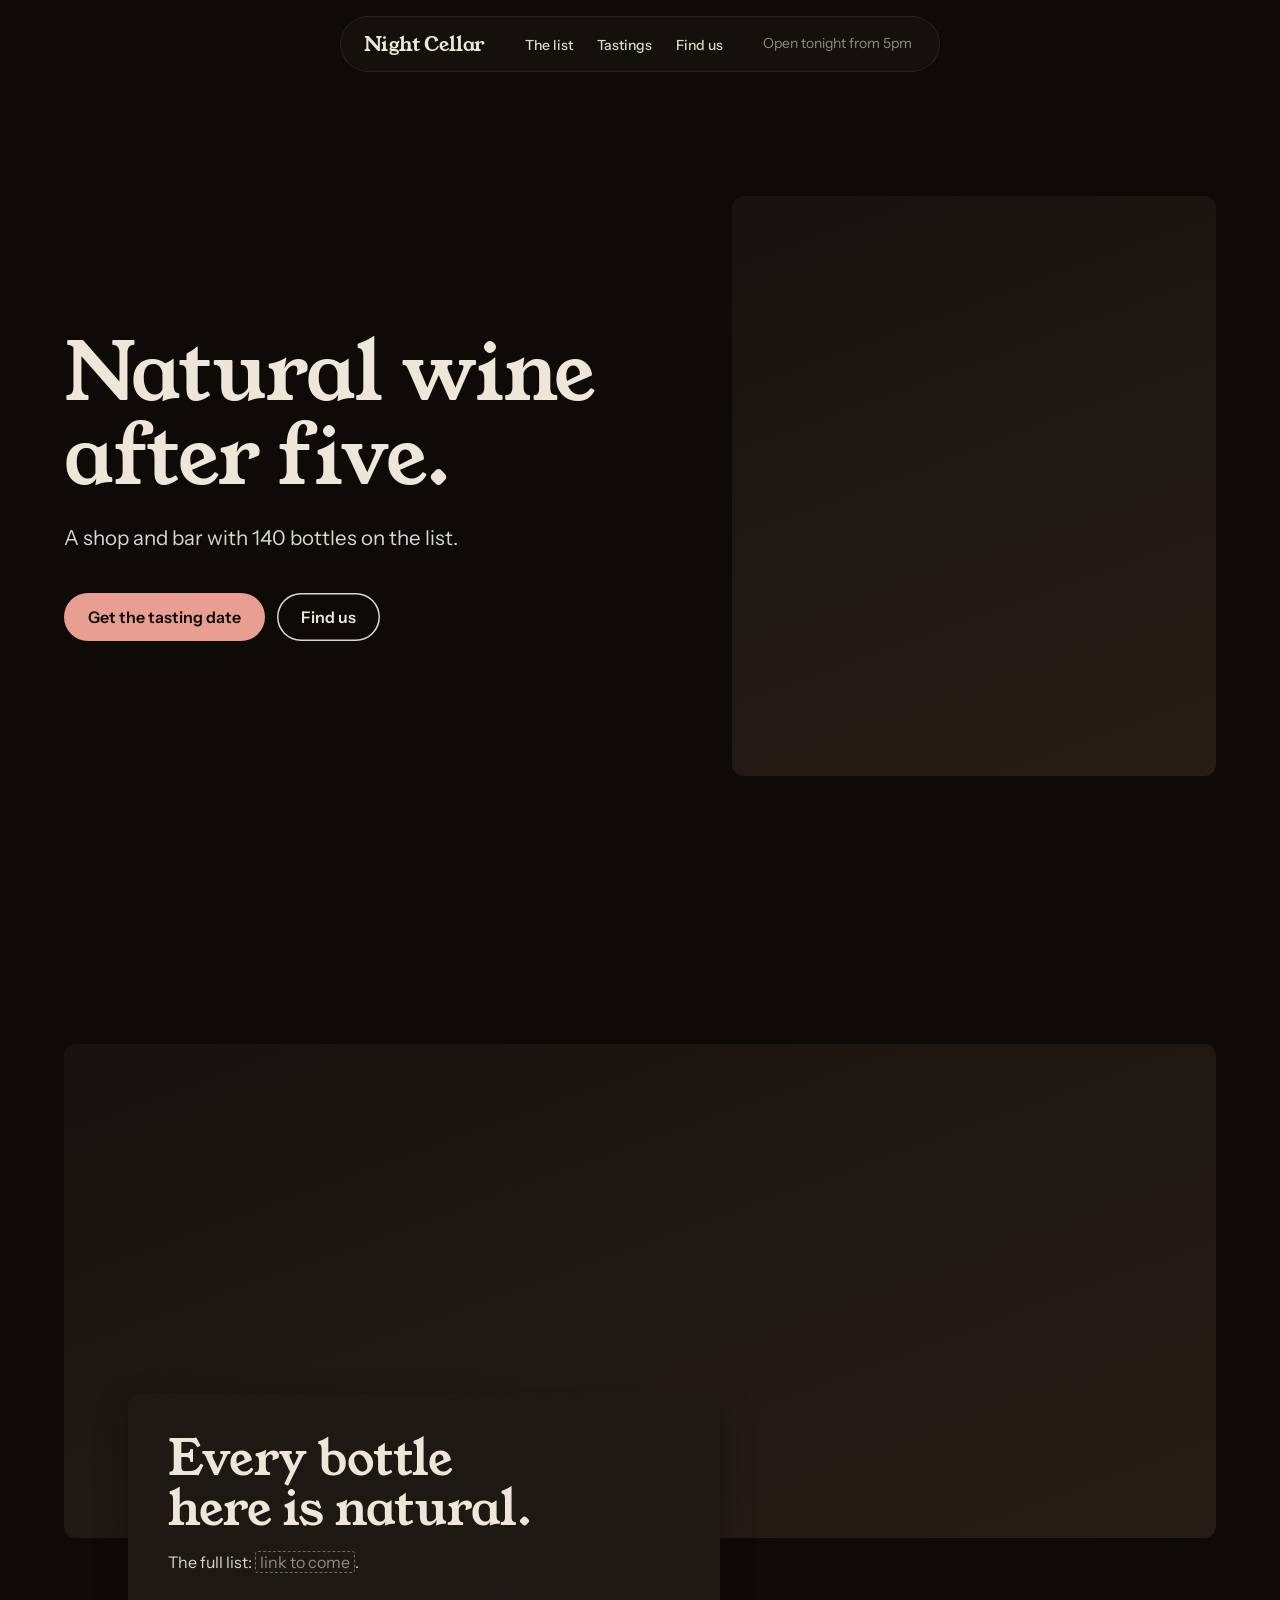
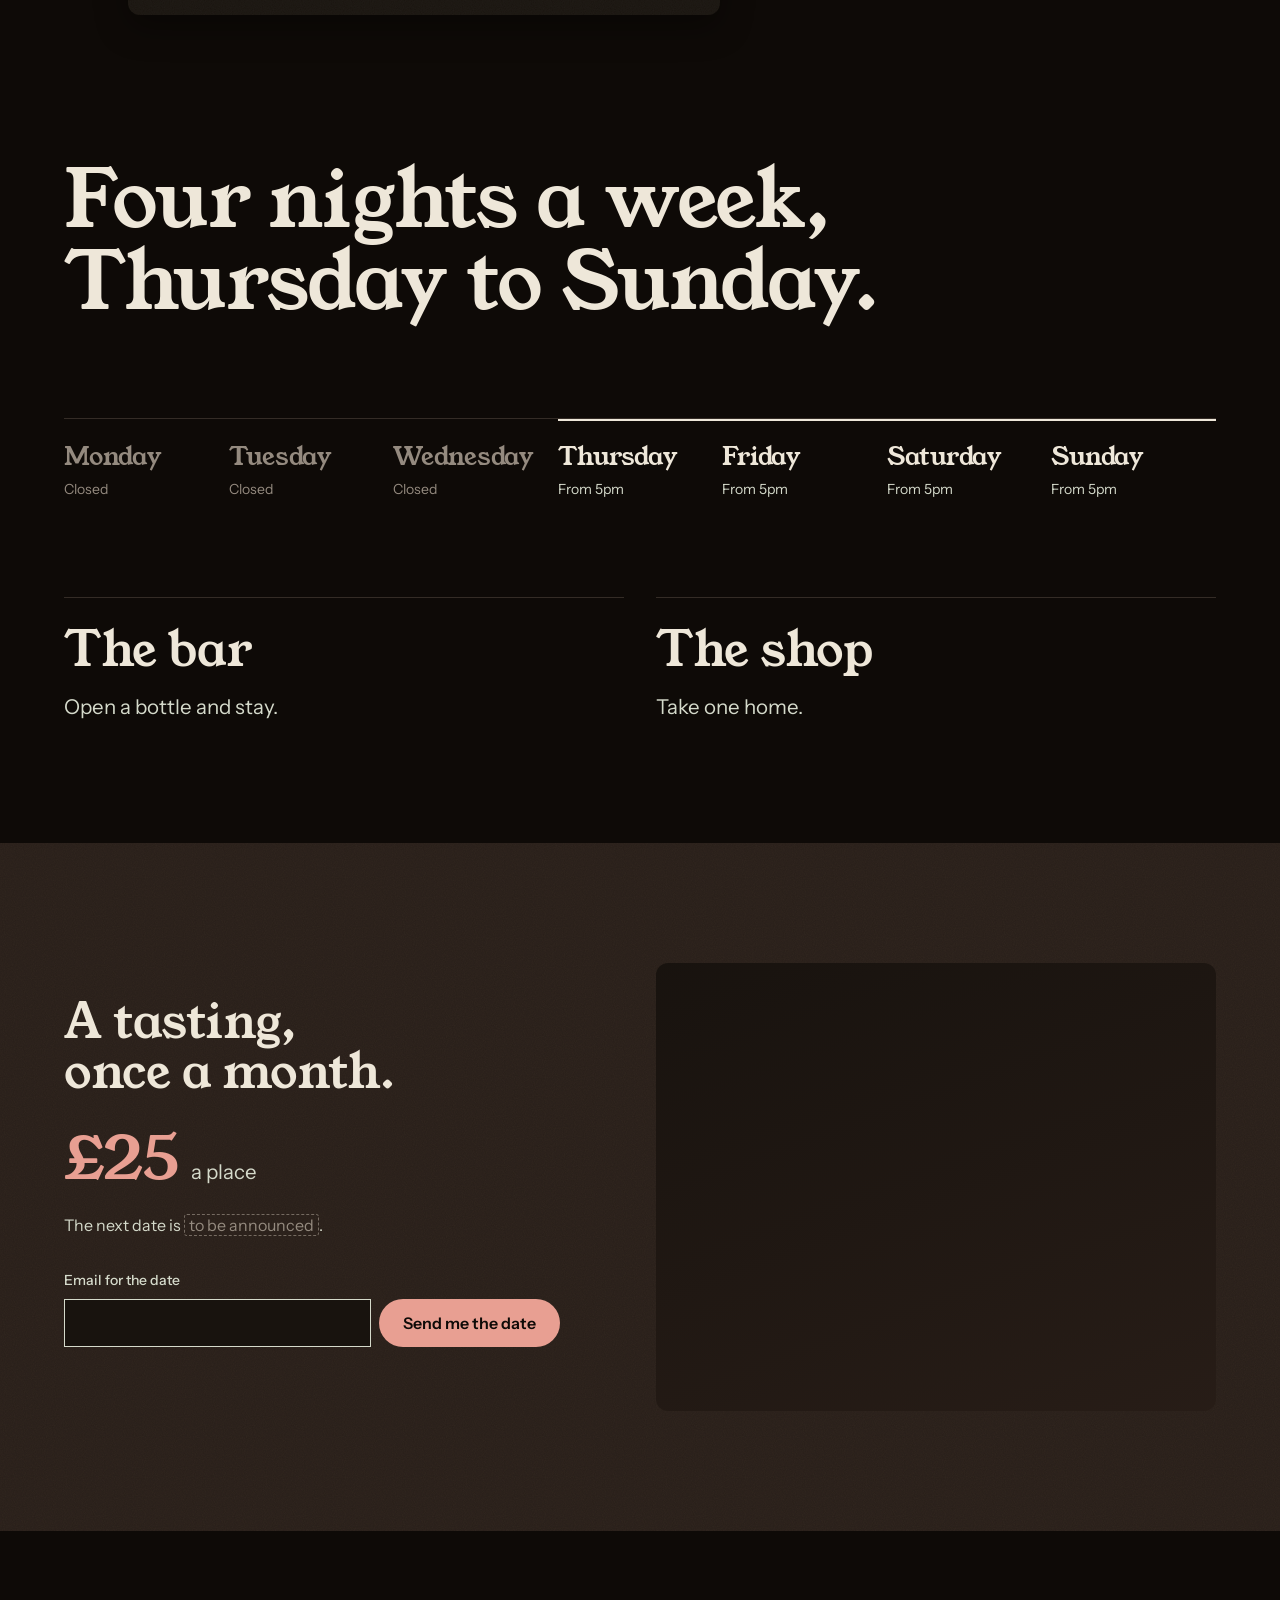
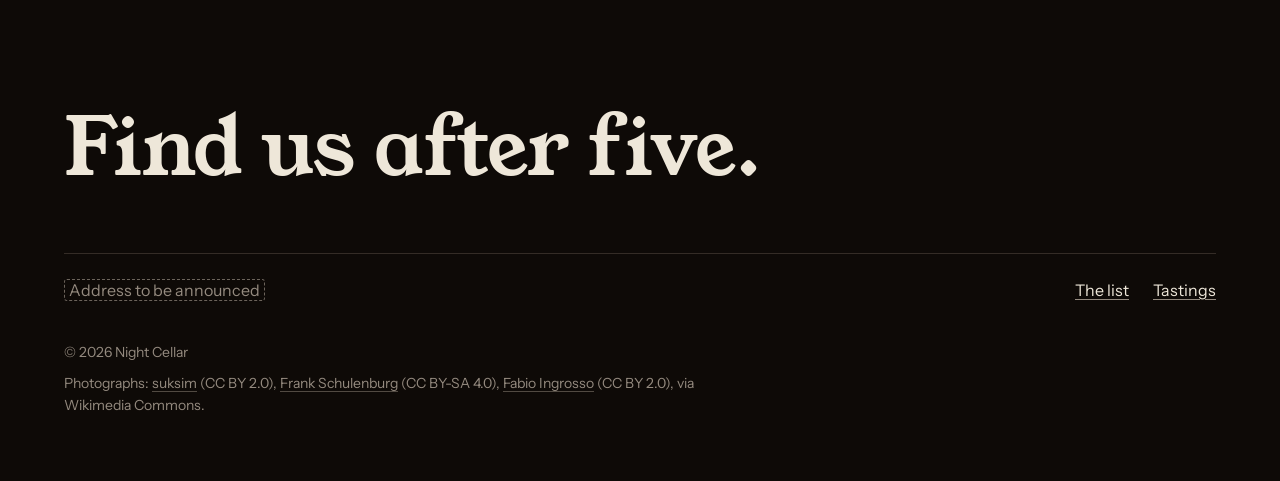
<file: skills/hallmark/scripts/fixtures/exemplars/atmospheric.html>
<!doctype html>
<html lang="en">
<head>
<meta charset="utf-8">
<meta name="viewport" content="width=device-width, initial-scale=1">
<title>Night Cellar: natural wine after five, Thursday to Sunday</title>
<meta name="description" content="Night Cellar is a natural wine shop and bar with 140 bottles on the list, open Thursday to Sunday from 5pm, with a tasting once a month.">
<link rel="preconnect" href="https://fonts.googleapis.com">
<link rel="preconnect" href="https://fonts.gstatic.com" crossorigin>
<link href="https://fonts.googleapis.com/css2?family=Young+Serif&family=Instrument+Sans:wght@400;500;600&display=swap" rel="stylesheet">
<style>
/* Hallmark · job: visit · shape: Photographic · genre: atmospheric · theme: Spore (by request)
 * hero: Settled · nav: floating pill · footer: statement · imagery: photographs, library 3, warm con=6 exp=-4 · signature: a pour into the decanter after five beside the head, with tonight's door in the nav · spore: cellar
 * axes: dark/roman-serif/warm · posture: committed · contrast: pass · fold: pass · v2.0.0 */
/* Hallmark · pre-emit critique: P4 H4 E4 S4 R5 V4 · weakest: S, the photographs are a stand-in bar; every head carries a fact from the brief, the pour is pink like the one signal, and the nav reads tonight's door from the brief's hours */
/* Hallmark · hero-review: in-thread · ship · 0 findings · finish-review: subagent · fix · 5 findings · 5 resolved · gap: the maker's-log voice can name no bottle until the user gives the list */
:root {
  color-scheme: dark;
  --space-3xs: 2px; --space-2xs: 4px; --space-xs: 8px; --space-sm: 12px; --space-md: 16px; --space-lg: 24px; --space-xl: 40px; --space-2xl: 64px; --space-3xl: 96px; --space-4xl: 144px;
  --text-xs: 0.8125rem; --text-sm: 0.875rem; --text-md: 1rem; --text-lg: 1.25rem; --text-xl: 1.5625rem; --text-2xl: 1.953rem; --text-3xl: 2.441rem;
  --text-display-s: clamp(2.25rem, 4vw + 0.5rem, 3.75rem); --text-display: clamp(2.75rem, 5vw + 1rem, 5.25rem);
  --text-section: clamp(2rem, 2.5vw + 1rem, 3.5rem); --text-title: clamp(1.25rem, 0.75vw + 0.875rem, 1.625rem); --text-lead: clamp(1.125rem, 0.35vw + 1rem, 1.375rem);
  --ease-out: cubic-bezier(0.16, 1, 0.3, 1); --ease-in: cubic-bezier(0.7, 0, 0.84, 0); --ease-in-out: cubic-bezier(0.65, 0, 0.35, 1);
  --dur-micro: 120ms; --dur-short: 220ms; --dur-long: 420ms;
  --color-error: oklch(72% 0.15 27); --color-success: oklch(76% 0.13 150);
  --container: 1440px; --gutter: 64px; --gap-columns: 32px; --section-gap-s: 120px; --section-gap: 144px; --section-gap-l: 176px;
  --z-base: 1; --z-raised: 10; --z-dropdown: 100; --z-sticky: 200; --z-sticky-nav: 300; --z-modal: 400; --z-toast: 500; --z-tooltip: 600;
  --color-paper: oklch(15% 0.01 60); --color-paper-2: oklch(19% 0.012 60); --color-paper-3: oklch(24% 0.02 50);
  --color-ink: oklch(93% 0.02 85); --color-ink-2: oklch(88% 0.02 120); --color-muted: oklch(64% 0.02 70);
  --color-rule: oklch(30% 0.015 60);
  --color-accent: oklch(77% 0.09 30); --color-accent-2: oklch(86% 0.06 30); --color-accent-ink: oklch(15% 0.01 60); --color-focus: oklch(86% 0.06 30);
  --font-display: "Young Serif", Georgia, serif; --font-body: "Instrument Sans", ui-sans-serif, system-ui, sans-serif;
  --font-outlier: "DM Mono", ui-monospace, monospace;
  --radius-card: 12px; --radius-pill: 999px; --rule-hair: 1px;
  --shadow-card: 0 12px 32px oklch(8% 0.01 60 / 0.35);
  --tracking-display: -0.01em;
  --grain: 0.15; --display-weight: 400;
}
*, *::before, *::after { box-sizing: border-box; }
html, body { overflow-x: clip; }
html { scrollbar-color: var(--color-muted) var(--color-paper); scroll-padding-top: var(--space-3xl); }
body { margin: 0; background: var(--color-paper); color: var(--color-ink); font-family: var(--font-body); font-size: var(--text-md); line-height: 1.55; -webkit-font-smoothing: antialiased; caret-color: var(--color-accent); }
::selection { background: color-mix(in oklab, var(--color-accent) 22%, transparent); color: var(--color-ink); }
:focus-visible { outline: 2px solid var(--color-focus); outline-offset: 2px; }
a { color: inherit; text-decoration-thickness: 1px; text-underline-offset: 0.16em; }
h1, h2, h3 { margin: 0; font-family: var(--font-display); font-weight: var(--display-weight, 700); font-synthesis: none; letter-spacing: var(--tracking-display); line-height: 1.05; overflow-wrap: break-word; min-width: 0; text-wrap: balance; }
h1 { max-width: 20ch; font-size: var(--text-display); } h2 { max-width: 30ch; font-size: var(--text-section); } h3 { max-width: 40ch; font-size: var(--text-title); line-height: 1.2; }
.lead { font-size: var(--text-lead); line-height: 1.45; max-width: 52ch; }
p { margin: 0; text-wrap: pretty; }
p:not([class]) { max-width: 65ch; }
img, video { max-width: 100%; height: auto; display: block; }
svg { display: block; }
[hidden] { display: none !important; }
button, input, select, textarea { font: inherit; }
.container { width: 100%; max-width: var(--container); margin-inline: auto; padding-inline: var(--gutter); box-sizing: border-box; }
.num, .figure, td.num { font-variant-numeric: tabular-nums; }
.visually-hidden { position: absolute; width: 1px; height: 1px; overflow: hidden; clip-path: inset(50%); white-space: nowrap; }
[data-slot] { position: relative; overflow: hidden; background: linear-gradient(160deg, var(--color-paper-2, var(--color-paper)), var(--color-paper-3, var(--color-paper))); }
[data-slot] > img { position: absolute; inset: 0; width: 100%; height: 100%; object-fit: cover; z-index: 1; }
[data-slot]:has(> img) > :not(img):not([data-keep]) { display: none !important; }
@media (max-width: 60rem) { :root { --gutter: 24px; --section-gap-s: 80px; --section-gap: 96px; --section-gap-l: 120px; } }
@media (max-width: 40rem) { :root { --gutter: 16px; --section-gap-s: 56px; --section-gap: 72px; --section-gap-l: 96px; --gap-columns: 16px; } }
@media (prefers-reduced-motion: reduce) { *:not(.keep-motion), *:not(.keep-motion)::before, *:not(.keep-motion)::after { animation-duration: 0.01ms !important; animation-iteration-count: 1 !important; transition-duration: 0.01ms !important; scroll-behavior: auto !important; } }
/* photographs: warm con=6 exp=-4 */
[data-slot] > img { filter: sepia(0.28) saturate(0.94) contrast(1.06) brightness(0.96); }
/* Page */
*, *::before, *::after { box-sizing: border-box; }
.skip { position: absolute; left: var(--space-md); top: calc(-1 * var(--space-3xl)); z-index: var(--z-toast); padding: var(--space-xs) var(--space-md); border-radius: var(--radius-pill); background: var(--color-ink); color: var(--color-paper); }
.skip:focus-visible { top: var(--space-md); }

/* Controls: the theme's pair */
.btn { display: inline-flex; align-items: center; justify-content: center; min-height: 48px; padding: 0 var(--space-lg); border: 0; border-radius: var(--radius-pill); font: 600 var(--text-md)/1 var(--font-body); white-space: nowrap; text-decoration: none; cursor: pointer; transition: background-color var(--dur-micro) var(--ease-out), box-shadow var(--dur-micro) var(--ease-out), transform var(--dur-micro) var(--ease-out); }
.btn--primary { background: var(--color-accent); color: var(--color-accent-ink); }
.btn--primary:hover { background: var(--color-accent-2); }
.btn--secondary { background: transparent; color: var(--color-ink); box-shadow: inset 0 0 0 1.5px var(--color-ink-2); }
.btn--secondary:hover { background: var(--color-paper-3); }
.btn:active { transform: translateY(1px); }
.btn:focus-visible { outline: 2px solid var(--color-focus); outline-offset: 3px; }
.btn:disabled, .btn[aria-disabled="true"] { opacity: 0.55; cursor: not-allowed; transform: none; }
.btn[aria-busy="true"] { cursor: progress; }
.actions { display: flex; flex-wrap: wrap; gap: var(--space-sm); }

/* Nav: a floating pill on a blur, the genre's one glass */
.nav { position: fixed; top: var(--space-md); left: 0; right: 0; z-index: var(--z-sticky-nav); display: flex; justify-content: center; padding-inline: var(--gutter); pointer-events: none; }
.nav__pill { pointer-events: auto; display: flex; align-items: center; gap: var(--space-xl); min-height: 56px; padding: var(--space-2xs) var(--space-2xs) var(--space-2xs) var(--space-lg); border-radius: var(--radius-pill); background: color-mix(in oklab, var(--color-paper-2) 74%, transparent); -webkit-backdrop-filter: blur(14px); backdrop-filter: blur(14px); box-shadow: inset 0 0 0 1px color-mix(in oklab, var(--color-ink) 9%, transparent); }
.wordmark { font: 400 var(--text-lg)/1 var(--font-display); letter-spacing: var(--tracking-display); color: var(--color-ink); text-decoration: none; white-space: nowrap; }
.nav__links { display: flex; gap: var(--space-lg); margin: 0; padding: 0; list-style: none; }
.nav__links a { font-size: var(--text-sm); font-weight: 500; color: var(--color-ink-2); text-decoration: none; text-underline-offset: 0.3em; white-space: nowrap; }
.nav__links a:hover { color: var(--color-ink); text-decoration: underline; text-decoration-color: var(--color-accent); }
.nav__links a:active { color: var(--color-accent-2); }
.wordmark:focus-visible, .nav__links a:focus-visible { outline: 2px solid var(--color-focus); outline-offset: 4px; border-radius: var(--radius-pill); }
.nav__door { margin: 0; padding-right: var(--space-lg); font-size: var(--text-sm); color: var(--color-muted); white-space: nowrap; }

/* Photographs */
.photo { position: relative; margin: 0; border-radius: var(--radius-card); }
.photo > img { border-radius: inherit; outline: var(--rule-hair) solid color-mix(in oklab, var(--color-ink) 8%, transparent); outline-offset: -1px; }

/* Hero: Settled, the pour standing beside the head */
.hero { display: grid; align-items: center; min-height: 100dvh; padding-block: calc(56px + var(--space-xl)) var(--space-lg); box-sizing: border-box; }
.hero__grid { display: grid; grid-template-columns: minmax(0, 1fr) minmax(0, min(35rem, 42%)); column-gap: var(--space-3xl); align-items: center; }
.hero__text { display: grid; gap: var(--space-lg); }
.hero__text h1 { max-width: 13ch; }
.hero__text .lead { color: var(--color-ink-2); max-width: 34ch; }
.hero__text .actions { margin-top: var(--space-md); }
.hero__photo { aspect-ratio: 5 / 6; max-height: calc(100dvh - 56px - var(--space-3xl) - var(--space-xl)); }

@media (max-width: 60rem) {
  .nav { padding-inline: var(--space-md); }
  .nav__pill { gap: var(--space-md); padding-left: var(--space-md); }
  .nav__links { display: none; }
  .hero { min-height: 0; padding-block: calc(56px + var(--space-3xl)) var(--space-2xl); }
  .hero__grid { grid-template-columns: minmax(0, 1fr); row-gap: var(--space-xl); }
  .hero__photo { max-height: none; }
}

/* Grain: the theme's speck, on a band or a panel, never on a photograph */
.grained { position: relative; isolation: isolate; }
.grained::after { content: ""; position: absolute; inset: 0; z-index: var(--z-base); border-radius: inherit; pointer-events: none; opacity: var(--grain); mix-blend-mode: screen;
  background-image: url("data:image/svg+xml,%3Csvg xmlns='http://www.w3.org/2000/svg' width='200' height='200'%3E%3Cfilter id='n'%3E%3CfeTurbulence type='fractalNoise' baseFrequency='0.9' numOctaves='2'/%3E%3CfeColorMatrix values='0 0 0 0 0.6 0 0 0 0 0.55 0 0 0 0 0.45 0 0 0 0.35 0'/%3E%3C/filter%3E%3Crect width='200' height='200' filter='url(%23n)'/%3E%3C/svg%3E"); }
.grained > * { position: relative; z-index: var(--z-raised); }

/* The list: the racks edge to edge, the head on a grained plate across its foot */
.list { padding-top: var(--section-gap); }
.list__photo { aspect-ratio: 21 / 9; }
.plate { display: grid; gap: var(--space-md); width: min(100%, 37rem); margin: calc(-1 * var(--space-4xl)) 0 0 var(--space-2xl); padding: var(--space-xl); border-radius: var(--radius-card); background: var(--color-paper-2); box-shadow: var(--shadow-card); z-index: var(--z-raised); }
.plate__more { color: var(--color-ink-2); }

/* Four nights: the week set in type, the open nights lit, the dark ones left dim */
.nights { margin-top: var(--section-gap); }
.statement { max-width: 18ch; font-size: var(--text-display); line-height: 1.02; }
.week { display: grid; grid-template-columns: repeat(7, minmax(0, 1fr)); margin: var(--space-3xl) 0 0; padding: 0; list-style: none; border-top: var(--rule-hair) solid var(--color-rule); }
.week__day { display: grid; gap: var(--space-xs); padding: var(--space-lg) var(--space-md) 0 0; }
.week__name { font: 400 var(--text-xl)/1.1 var(--font-display); letter-spacing: var(--tracking-display); }
.week__hours { font-size: var(--text-sm); color: var(--color-ink-2); }
.week__day.is-open { box-shadow: inset 0 2px 0 var(--color-ink); }
.week__day.is-shut .week__name, .week__day.is-shut .week__hours { color: var(--color-muted); }
.ways { display: grid; grid-template-columns: repeat(2, minmax(0, 1fr)); column-gap: var(--gap-columns); margin-top: var(--space-3xl); }
.way { display: grid; gap: var(--space-sm); padding-top: var(--space-lg); border-top: var(--rule-hair) solid var(--color-rule); }
.way h3 { font-size: var(--text-section); max-width: none; }
.way p { font-size: var(--text-lead); color: var(--color-ink-2); }

/* Tastings: the one band, grained, the price in pink */
.tastings { margin-top: var(--section-gap-s); padding-block: var(--section-gap-s); background: var(--color-paper-3); }
.tastings__grid { display: grid; grid-template-columns: repeat(2, minmax(0, 1fr)); column-gap: var(--gap-columns); align-items: center; }
.tastings__text { display: grid; gap: var(--space-lg); padding-right: var(--space-2xl); }
.tastings__text > p:not([class]) { color: var(--color-ink-2); }
.price { display: flex; align-items: baseline; gap: var(--space-sm); margin-top: var(--space-xs); color: var(--color-ink-2); font-size: var(--text-lead); }
.price__figure { font: 400 var(--text-display-s)/1 var(--font-display); letter-spacing: var(--tracking-display); color: var(--color-accent); font-variant-numeric: lining-nums tabular-nums; }
.tastings__photo { aspect-ratio: 5 / 4; min-height: 440px; }
.fill { padding: 0 0.25em; border: 1px dashed color-mix(in oklch, var(--color-muted) 70%, transparent); border-radius: 3px; color: var(--color-muted); -webkit-box-decoration-break: clone; box-decoration-break: clone; }

.signup { display: grid; gap: var(--space-xs); margin-top: var(--space-xs); }
.signup label { font-size: var(--text-sm); font-weight: 500; color: var(--color-ink-2); }
.signup__row { display: flex; gap: var(--space-xs); }
.signup input { flex: 1; min-width: 0; min-height: 48px; padding: 0 var(--space-md); border: 1.5px solid var(--color-ink-2); border-radius: 0; background: var(--color-paper-2); color: var(--color-ink); outline: 2px solid transparent; outline-offset: -4px; }
.signup input:hover { background: var(--color-paper); }
.signup input:focus-visible { outline-color: var(--color-focus); }
.signup input[aria-invalid] { border-color: var(--color-error); }
.signup input:disabled { opacity: 0.55; cursor: not-allowed; }
.signup__help { min-height: 1lh; font-size: var(--text-sm); color: var(--color-muted); }

/* Footer: a statement, then the facts and links */
.footer { padding-block: var(--section-gap-l) var(--space-2xl); }
.footer__line { max-width: 16ch; font-size: var(--text-display); line-height: 1.02; }
.footer__row { display: flex; flex-wrap: wrap; justify-content: space-between; align-items: baseline; gap: var(--space-lg); margin-top: var(--space-2xl); padding-top: var(--space-lg); border-top: var(--rule-hair) solid var(--color-rule); }
.footer__where { color: var(--color-ink-2); }
.footer__links { display: flex; flex-wrap: wrap; gap: var(--space-lg); margin: 0; padding: 0; list-style: none; }
.footer__links a { color: var(--color-ink); text-decoration-color: var(--color-muted); white-space: nowrap; }
.footer__links a:hover { text-decoration-color: var(--color-accent); }
.footer__links a:focus-visible { outline: 2px solid var(--color-focus); outline-offset: 3px; }
.legal { margin-top: var(--space-xl); font-size: var(--text-sm); color: var(--color-muted); }
.credits { max-width: 80ch; margin-top: var(--space-xs); font-size: var(--text-sm); line-height: 1.6; color: var(--color-muted); }
.credits span { white-space: nowrap; }
.credits a { color: inherit; text-decoration-color: color-mix(in oklab, var(--color-muted) 50%, transparent); text-underline-offset: 0.2em; }
.credits a:hover { text-decoration-color: var(--color-accent); }

@media (max-width: 60rem) {
  .plate { margin: calc(-1 * var(--space-2xl)) 0 0; padding: var(--space-lg); }
  .list__photo { aspect-ratio: 4 / 3; }
  .week { grid-template-columns: minmax(0, 1fr); margin-top: var(--space-2xl); border-top: 0; }
  .week__day { grid-template-columns: minmax(0, 1fr) auto; align-items: baseline; padding: var(--space-sm) 0; border-top: var(--rule-hair) solid var(--color-rule); }
  .week__day.is-open { box-shadow: none; }
  .week__name { font-size: var(--text-lg); }
  .ways { grid-template-columns: minmax(0, 1fr); row-gap: var(--space-xl); margin-top: var(--space-3xl); }
  .statement, .footer__line { font-size: var(--text-section); }
  .tastings__grid { grid-template-columns: minmax(0, 1fr); row-gap: var(--space-xl); }
  .tastings__text { padding-right: 0; }
  .tastings__photo { min-height: 0; }
}
@media (max-width: 40rem) {
  .signup__row { flex-direction: column; }
}
</style>
<script>document.documentElement.classList.add('js');</script>
</head>
<body>
<a class="skip" href="#main">Skip to content</a>

<header class="nav">
  <nav class="nav__pill" aria-label="Main">
    <a class="wordmark" href="#top" aria-label="Night Cellar, home">Night Cellar</a>
    <ul class="nav__links" role="list">
      <li><a href="#list">The list</a></li>
      <li><a href="#tastings">Tastings</a></li>
      <li><a href="#find">Find us</a></li>
    </ul>
    <p class="nav__door" role="status" id="door">Open Thursday to Sunday</p>
  </nav>
</header>

<main id="main">
  <section class="hero" id="top" aria-labelledby="hero-title">
    <div class="container hero__grid">
      <div class="hero__text">
        <h1 id="hero-title">Natural wine after five.</h1>
        <p class="lead">A shop and bar with 140 bottles on the list.</p>
        <div class="actions">
          <a class="btn btn--primary" href="#tastings">Get the tasting date</a>
          <a class="btn btn--secondary" href="#find">Find us</a>
        </div>
      </div>
      <figure class="photo hero__photo" data-slot="hero" data-alt="A glass being poured at the bar after five">
        <img src="https://upload.wikimedia.org/wikipedia/commons/thumb/b/b1/Pouring_wine_into_a_decanter.jpg/1280px-Pouring_wine_into_a_decanter.jpg" width="3872" height="2592" fetchpriority="high" alt="Wine poured from a bottle into a glass decanter in low light" style="object-position: 42% 50%">
      </figure>
    </div>
  </section>

  <section class="list" id="list" aria-labelledby="list-title">
    <div class="container">
      <figure class="photo list__photo" data-slot="photo-1" data-alt="The bottles on the list, racked in the shop">
        <img src="https://upload.wikimedia.org/wikipedia/commons/thumb/9/9e/Schramsberg_Vineyards%2C_July_2019-7579%2B7580.jpg/1280px-Schramsberg_Vineyards%2C_July_2019-7579%2B7580.jpg" width="6244" height="3903" loading="lazy" alt="A long cellar aisle between racks of bottles laid neck down" style="object-position: 50% 60%">
      </figure>
      <div class="plate grained">
        <h2 id="list-title">Every bottle here is natural.</h2>
        <p class="plate__more">The full list: <span class="fill" data-fill="list">link to come</span>.</p>
      </div>
    </div>
  </section>

  <section class="nights" aria-labelledby="nights-title">
    <div class="container">
      <h2 id="nights-title" class="statement">Four nights a week, Thursday to Sunday.</h2>
      <ol class="week" role="list" aria-label="Opening hours">
        <li class="week__day is-shut"><span class="week__name">Monday</span><span class="week__hours">Closed</span></li>
        <li class="week__day is-shut"><span class="week__name">Tuesday</span><span class="week__hours">Closed</span></li>
        <li class="week__day is-shut"><span class="week__name">Wednesday</span><span class="week__hours">Closed</span></li>
        <li class="week__day is-open"><span class="week__name">Thursday</span><span class="week__hours">From 5pm</span></li>
        <li class="week__day is-open"><span class="week__name">Friday</span><span class="week__hours">From 5pm</span></li>
        <li class="week__day is-open"><span class="week__name">Saturday</span><span class="week__hours">From 5pm</span></li>
        <li class="week__day is-open"><span class="week__name">Sunday</span><span class="week__hours">From 5pm</span></li>
      </ol>
      <div class="ways">
        <div class="way">
          <h3>The bar</h3>
          <p>Open a bottle and stay.</p>
        </div>
        <div class="way">
          <h3>The shop</h3>
          <p>Take one home.</p>
        </div>
      </div>
    </div>
  </section>

  <section class="tastings grained" id="tastings" aria-labelledby="tastings-title">
    <div class="container tastings__grid">
      <div class="tastings__text">
        <h2 id="tastings-title">A tasting, once a month.</h2>
        <p class="price"><span class="price__figure">£25</span> a place</p>
        <p>The next date is <span class="fill" data-fill="date">to be announced</span>.</p>
        <form class="signup" data-endpoint="" novalidate>
          <label for="email">Email for the date</label>
          <div class="signup__row">
            <input id="email" name="email" type="email" autocomplete="email" inputmode="email" required>
            <button class="btn btn--primary" type="submit">Send me the date</button>
          </div>
          <p class="signup__help" id="email-help" aria-live="polite"></p>
        </form>
      </div>
      <figure class="photo tastings__photo" data-slot="photo-2" data-alt="Glasses poured for a tasting">
        <img src="https://upload.wikimedia.org/wikipedia/commons/thumb/e/e3/Wine_being_poured_into_a_glass.jpg/1280px-Wine_being_poured_into_a_glass.jpg" width="1955" height="1300" loading="lazy" alt="A taste of red wine poured into a glass held by its stem" style="object-position: 62% 50%">
      </figure>
    </div>
  </section>
</main>

<footer class="footer" id="find" aria-labelledby="find-title">
  <div class="container">
    <h2 id="find-title" class="footer__line">Find us after five.</h2>
    <div class="footer__row">
      <p class="footer__where"><span class="fill" data-fill="address">Address to be announced</span></p>
      <ul class="footer__links" role="list">
        <li><a href="#list">The list</a></li>
        <li><a href="#tastings">Tastings</a></li>
      </ul>
    </div>
    <p class="legal">&copy; 2026 Night Cellar</p>
    <p class="credits" data-credits>Photographs: <a href="https://commons.wikimedia.org/wiki/File:Pouring_wine_into_a_decanter.jpg">suksim</a> <span>(CC BY 2.0)</span>, <a href="https://commons.wikimedia.org/wiki/File:Schramsberg_Vineyards,_July_2019-7579%2B7580.jpg">Frank Schulenburg</a> <span>(CC BY-SA 4.0)</span>, <a href="https://commons.wikimedia.org/wiki/File:Wine_being_poured_into_a_glass.jpg">Fabio Ingrosso</a> <span>(CC BY 2.0)</span>, via Wikimedia Commons.</p>
  </div>
</footer>

<script>window.hallmarkSlots = (m) => { for (const [k, v] of Object.entries(m)) { const s = document.querySelector(`[data-slot="${k}"]`); if (!s) continue; const im = new Image(); im.src = typeof v === 'string' ? v : v.src; im.alt = (typeof v === 'object' && v.alt) || s.dataset.alt || ''; s.querySelectorAll(':scope > img').forEach((o) => o.remove()); s.prepend(im); } };
document.querySelectorAll('[data-slot] > img').forEach((i) => { if (i.complete && !i.naturalWidth) i.remove(); else i.addEventListener('error', () => i.remove(), { once: true }); });</script>
<script>
  (() => {
    const door = document.getElementById('door');
    if (door) door.textContent = [4, 5, 6, 0].includes(new Date().getDay()) ? 'Open tonight from 5pm' : 'Opens Thursday at 5pm';
    document.querySelectorAll('form[data-endpoint]').forEach((form) => {
      const input = form.querySelector('input'), help = form.querySelector('[aria-live]');
      form.addEventListener('submit', (e) => {
        e.preventDefault();
        const ok = input.checkValidity();
        input.toggleAttribute('aria-invalid', !ok);
        if (!ok) { input.setAttribute('aria-describedby', help.id); help.textContent = 'That address looks incomplete. Write it as name@example.com.'; input.focus(); return; }
        if (!form.dataset.endpoint) { help.textContent = 'Nothing was sent: this form is not connected yet.'; return; }
        fetch(form.dataset.endpoint, { method: 'POST', body: new FormData(form) })
          .then((r) => { help.textContent = r.ok ? 'The date goes to ' + input.value.trim() + '.' : 'That did not go through. Try again in a minute.'; })
          .catch(() => { help.textContent = 'That did not go through. Try again in a minute.'; });
      });
    });
  })();
</script>
</body>
</html>
</file>
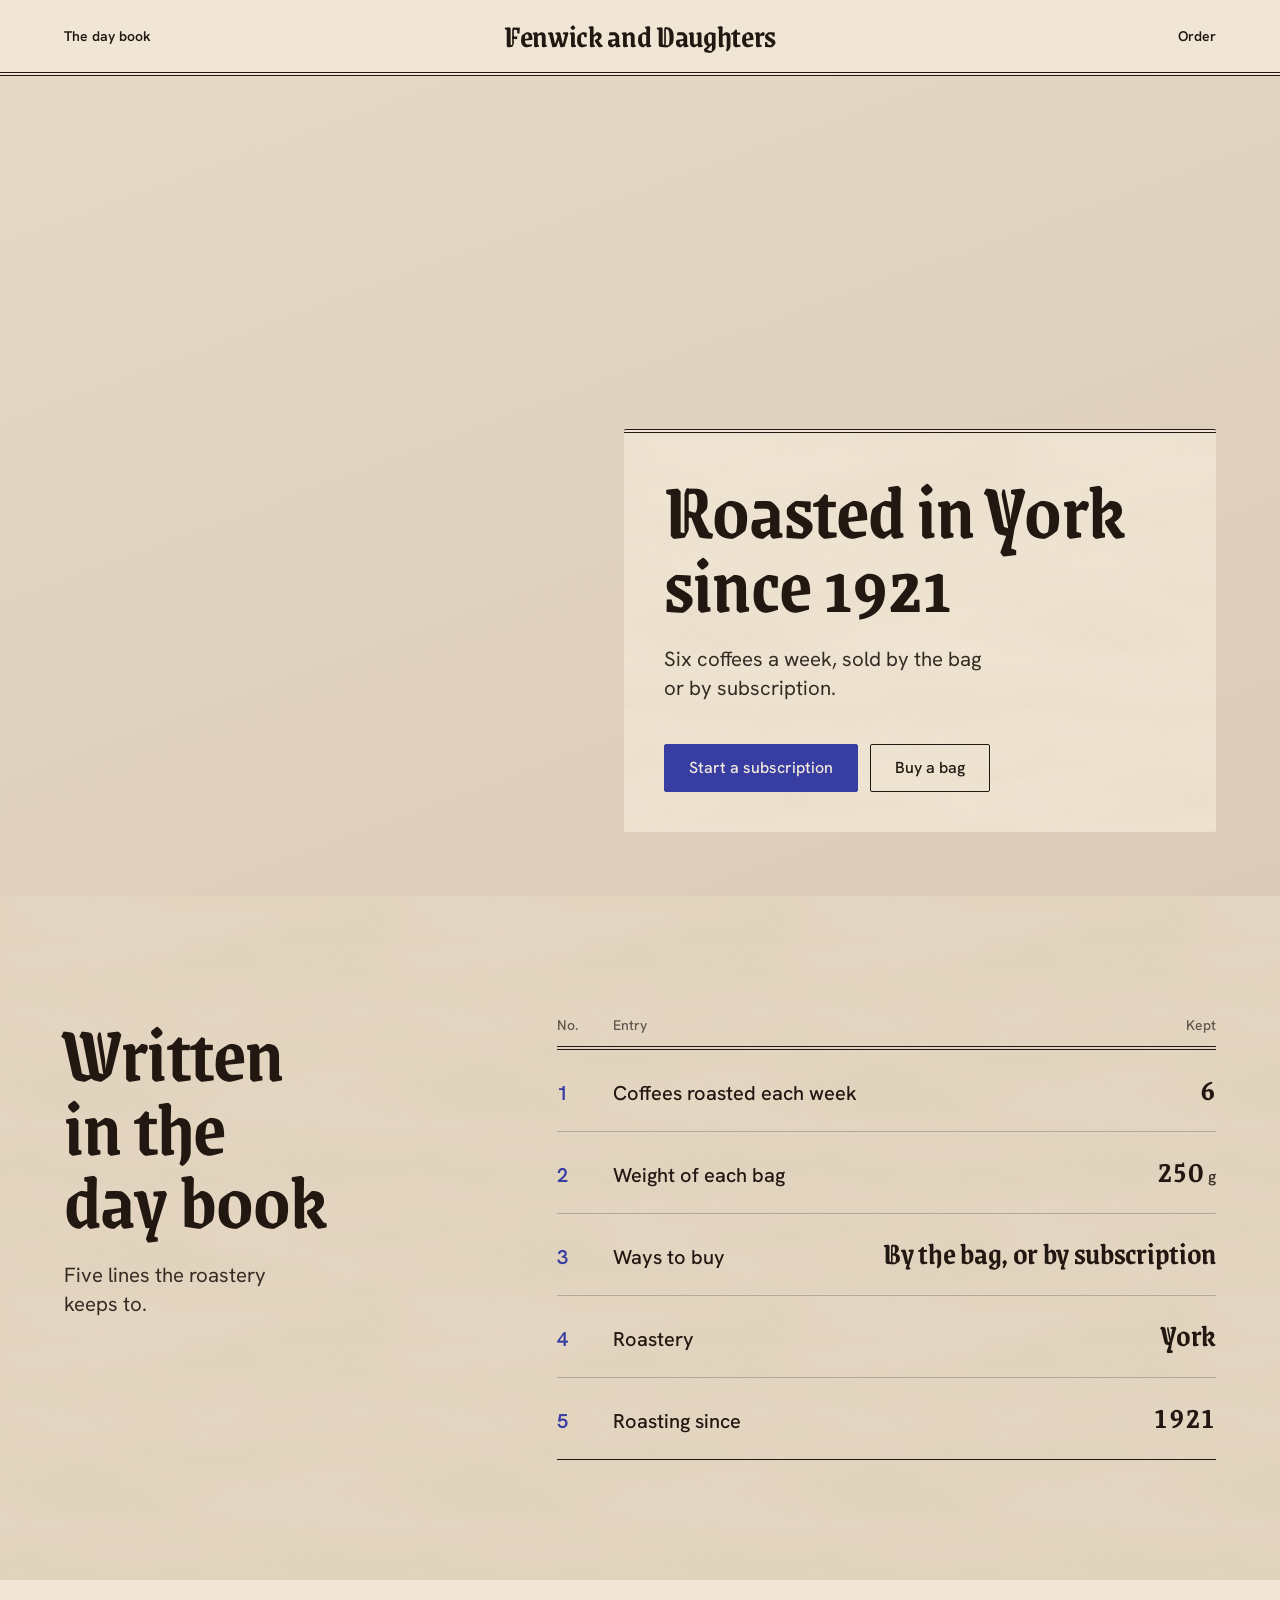
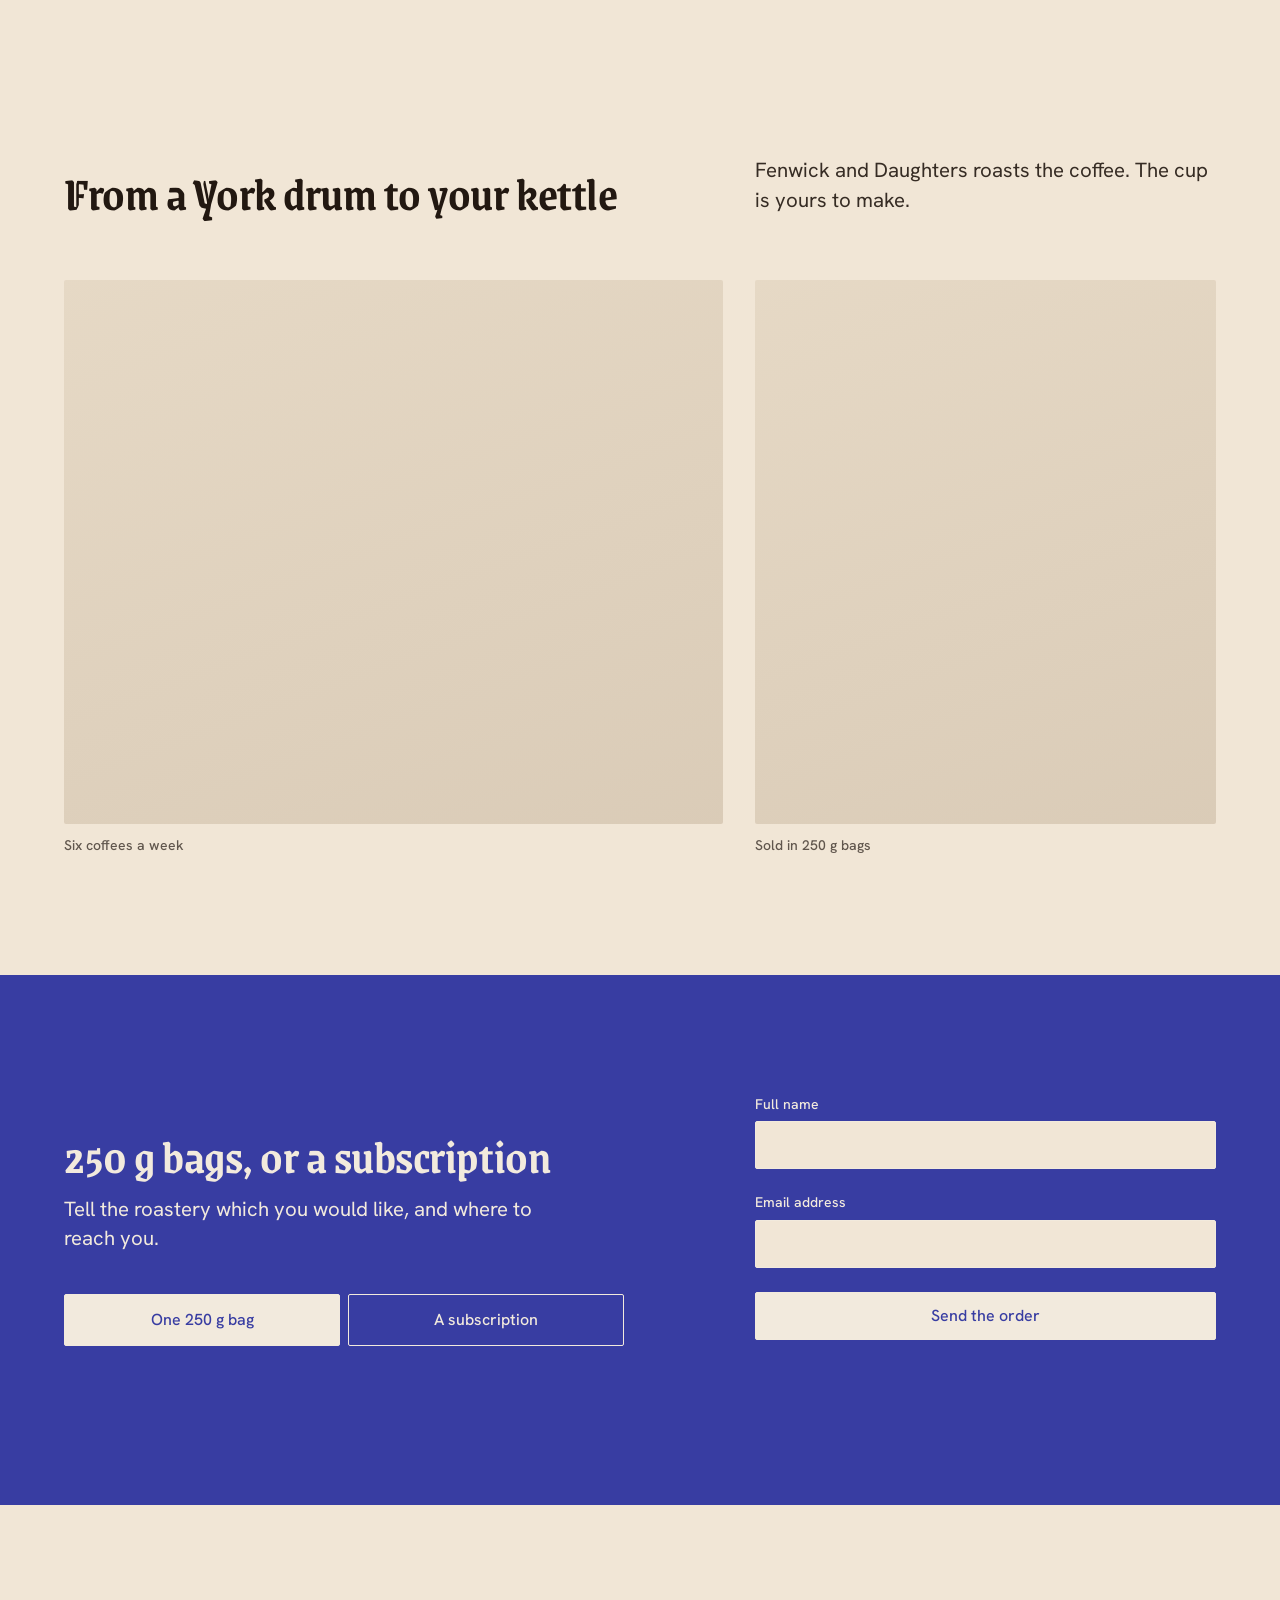
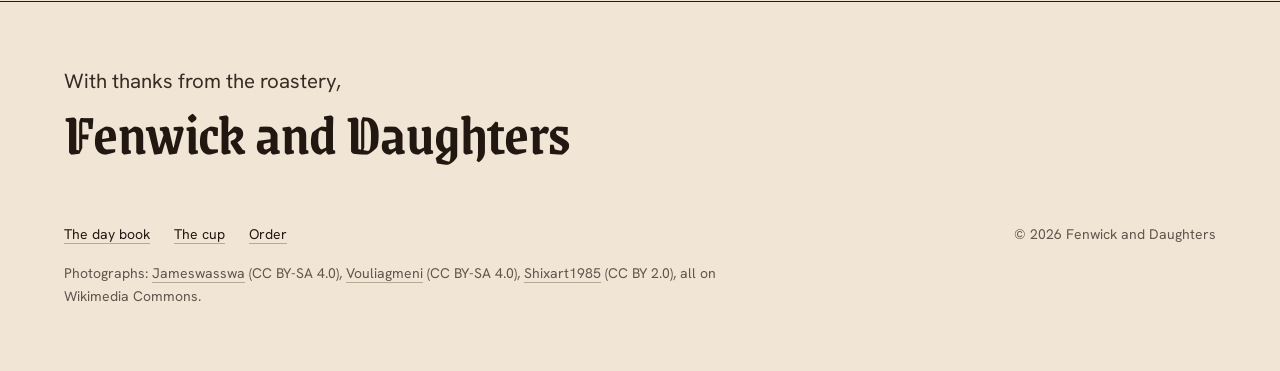
<file: skills/hallmark/scripts/fixtures/exemplars/editorial.html>
<!doctype html>
<html lang="en-GB">
<head>
<meta charset="utf-8">
<meta name="viewport" content="width=device-width, initial-scale=1">
<title>Fenwick and Daughters, coffee roasted in York since 1921</title>
<meta name="description" content="Fenwick and Daughters roasts six coffees a week in York, sold in 250 g bags or by subscription.">
<link rel="preconnect" href="https://fonts.googleapis.com">
<link rel="preconnect" href="https://fonts.gstatic.com" crossorigin>
<link href="https://fonts.googleapis.com/css2?family=Grenze+Gotisch:wght@600&family=Hanken+Grotesk:wght@400;500;600&family=IBM+Plex+Mono:wght@400&display=swap" rel="stylesheet">
<style>
/* Hallmark · job: buy · shape: Trade Ledger (custom: the roast as a Poster, the house's day book set as its own ledger, the cup as a pair, the order on the pigment) · genre: editorial · theme: Vellum (by request)
 * hero: Poster · nav: masthead, the blackletter wordmark centred over a double rule, one link at each end · footer: letter close · imagery: photographs, library 3, warm con=6 · signature: the roast itself, beans swept round the cooling tray full-bleed under a parchment plate · vellum: parchment
 * axes: light/blackletter/cool · posture: committed · contrast: pass · fold: pass · v2.0.0 */
/* Hallmark · pre-emit critique: P4 H5 E4 S5 R4 V4 · weakest: E, the plate must not bury the hand and the falling beans; it rests on the tray's far side and the plain wall, so the stream and the lever stay clear */
/* Hallmark · hero-review: in-thread · fix · 1 finding · 1 resolved (the head breaks after York) */
/* Hallmark · finish-review: in-thread (the subagent limit was reached) · fix · 3 findings · 1 resolved (the order head failed the swap test, then its blackletter I read as J: now 250 g bags, or a subscription) · 2 answered (the pair's captions are card facts, imagery.md 5; the pair are the closest honest frames the library holds) · gap: none */
/* Hallmark · answered F4 · the order field inverts the primary to parchment on pigment, as the theme's own hint sets it for its one field */
:root {
  color-scheme: light;
  --space-3xs: 2px; --space-2xs: 4px; --space-xs: 8px; --space-sm: 12px; --space-md: 16px; --space-lg: 24px; --space-xl: 40px; --space-2xl: 64px; --space-3xl: 96px; --space-4xl: 144px;
  --text-xs: 0.8125rem; --text-sm: 0.875rem; --text-md: 1rem; --text-lg: 1.25rem; --text-xl: 1.5625rem; --text-2xl: 1.953rem; --text-3xl: 2.441rem;
  --text-display-s: clamp(2.25rem, 4vw + 0.5rem, 3.75rem); --text-display: clamp(2.75rem, 5vw + 1rem, 5.25rem);
  --text-section: clamp(2rem, 2.5vw + 1rem, 3.5rem); --text-title: clamp(1.25rem, 0.75vw + 0.875rem, 1.625rem); --text-lead: clamp(1.125rem, 0.35vw + 1rem, 1.375rem);
  --ease-out: cubic-bezier(0.16, 1, 0.3, 1); --ease-in: cubic-bezier(0.7, 0, 0.84, 0); --ease-in-out: cubic-bezier(0.65, 0, 0.35, 1);
  --dur-micro: 120ms; --dur-short: 220ms; --dur-long: 420ms;
  --color-error: oklch(52% 0.19 27); --color-success: oklch(50% 0.12 150);
  --container: 1440px; --gutter: 64px; --gap-columns: 32px; --section-gap-s: 120px; --section-gap: 144px; --section-gap-l: 176px;
  --z-base: 1; --z-raised: 10; --z-dropdown: 100; --z-sticky: 200; --z-sticky-nav: 300; --z-modal: 400; --z-toast: 500; --z-tooltip: 600;
  --color-paper: oklch(93% 0.025 80); --color-paper-2: oklch(89% 0.03 78); --color-paper-3: oklch(85% 0.032 76);
  --color-ink: oklch(22% 0.02 60); --color-ink-2: oklch(30% 0.02 60); --color-muted: oklch(46% 0.02 65);
  --color-rule: oklch(74% 0.03 75);
  --color-accent: oklch(42% 0.16 275); --color-accent-deep: oklch(34% 0.15 275); --color-accent-ink: oklch(94% 0.02 80);
  --color-focus: oklch(50% 0.17 275); --color-field: var(--color-accent);
  --font-display: "Grenze Gotisch", ui-serif, Georgia, serif; --font-body: "Hanken Grotesk", ui-sans-serif, sans-serif;
  --font-outlier: "IBM Plex Mono", ui-monospace, monospace;
  --radius-card: 2px; --radius-pill: 2px; --rule-hair: 1px; --shadow-card: none;
  --tracking-display: -0.01em; --fibre: 0.5;
}
*, *::before, *::after { box-sizing: border-box; }
html, body { overflow-x: clip; }
html { scrollbar-color: var(--color-muted) var(--color-paper); scroll-padding-top: var(--space-3xl); }
body { margin: 0; background: var(--color-paper); color: var(--color-ink); font-family: var(--font-body); font-size: var(--text-md); line-height: 1.55; -webkit-font-smoothing: antialiased; caret-color: var(--color-accent); }
::selection { background: color-mix(in oklab, var(--color-accent) 22%, transparent); color: var(--color-ink); }
:focus-visible { outline: 2px solid var(--color-focus); outline-offset: 2px; }
a { color: inherit; text-decoration-thickness: 1px; text-underline-offset: 0.16em; }
h1, h2, h3 { margin: 0; font-family: var(--font-display); font-weight: var(--display-weight, 700); font-synthesis: none; letter-spacing: var(--tracking-display); line-height: 1.05; overflow-wrap: break-word; min-width: 0; text-wrap: balance; }
h1 { max-width: 20ch; font-size: var(--text-display); } h2 { max-width: 30ch; font-size: var(--text-section); } h3 { max-width: 40ch; font-size: var(--text-title); line-height: 1.2; }
.lead { font-size: var(--text-lead); line-height: 1.45; max-width: 52ch; }
p { margin: 0; text-wrap: pretty; }
p:not([class]) { max-width: 65ch; }
img, video { max-width: 100%; height: auto; display: block; }
svg { display: block; }
[hidden] { display: none !important; }
button, input, select, textarea { font: inherit; }
.container { width: 100%; max-width: var(--container); margin-inline: auto; padding-inline: var(--gutter); box-sizing: border-box; }
.num, .figure, td.num { font-variant-numeric: tabular-nums; }
.visually-hidden { position: absolute; width: 1px; height: 1px; overflow: hidden; clip-path: inset(50%); white-space: nowrap; }
[data-slot] { position: relative; overflow: hidden; background: linear-gradient(160deg, var(--color-paper-2, var(--color-paper)), var(--color-paper-3, var(--color-paper))); }
[data-slot] > img { position: absolute; inset: 0; width: 100%; height: 100%; object-fit: cover; z-index: 1; }
[data-slot]:has(> img) > :not(img):not([data-keep]) { display: none !important; }
@media (max-width: 60rem) { :root { --gutter: 24px; --section-gap-s: 80px; --section-gap: 96px; --section-gap-l: 120px; } }
@media (max-width: 40rem) { :root { --gutter: 16px; --section-gap-s: 56px; --section-gap: 72px; --section-gap-l: 96px; --gap-columns: 16px; } }
@media (prefers-reduced-motion: reduce) { *:not(.keep-motion), *:not(.keep-motion)::before, *:not(.keep-motion)::after { animation-duration: 0.01ms !important; animation-iteration-count: 1 !important; transition-duration: 0.01ms !important; scroll-behavior: auto !important; } }
/* photographs: warm con=6 */
[data-slot] > img { filter: sepia(0.28) saturate(0.94) contrast(1.06); }
:root {
  --mast-h: 80px;
  --plate-w: 37rem;
  --color-field: var(--color-accent);
}

/* The fibre wash: long tan fibres, stitched so they never tile (texture.md, the low-frequency wash) */
.fibre { position: relative; isolation: isolate; }
.fibre::before { content: ""; position: absolute; inset: 0; z-index: -1; opacity: var(--fibre); mix-blend-mode: multiply; pointer-events: none;
  background-image: url("data:image/svg+xml,%3Csvg xmlns='http://www.w3.org/2000/svg' width='400' height='400'%3E%3Cfilter id='p' x='0' y='0' width='100%25' height='100%25'%3E%3CfeTurbulence type='fractalNoise' baseFrequency='0.004 0.02' numOctaves='4' seed='4' stitchTiles='stitch'/%3E%3CfeColorMatrix values='0 0 0 0 0.62 0 0 0 0 0.52 0 0 0 0 0.36 0 0 0 0.3 0'/%3E%3C/filter%3E%3Crect width='100%25' height='100%25' filter='url(%23p)'/%3E%3C/svg%3E"); }

/* Type */
h1, h2 { font-weight: 600; line-height: 0.92; color: var(--color-ink); }
h3 { font-family: var(--font-body); font-weight: 600; }
.lead { color: var(--color-ink-2); }

/* Controls */
.btn { display: inline-flex; align-items: center; justify-content: center; min-height: 48px; padding: 0 var(--space-lg); border: var(--rule-hair) solid var(--color-ink); border-radius: var(--radius-card); background: transparent; color: var(--color-ink); font: 500 var(--text-md)/1 var(--font-body); text-decoration: none; white-space: nowrap; cursor: pointer;
  transition: background-color var(--dur-micro) var(--ease-out), border-color var(--dur-micro) var(--ease-out), color var(--dur-micro) var(--ease-out); }
.btn:hover { background: var(--color-paper-2); }
.btn:active { transform: translateY(1px); }
.btn:focus-visible { outline: 2px solid var(--color-focus); outline-offset: 2px; }
.btn:disabled, .btn[aria-disabled="true"] { opacity: 0.55; cursor: not-allowed; transform: none; }
.btn--primary { background: var(--color-accent); border-color: var(--color-accent); color: var(--color-accent-ink); }
.btn--primary:hover { background: var(--color-accent-deep); border-color: var(--color-accent-deep); }

.skip { position: absolute; left: var(--space-md); top: calc(-1 * var(--space-3xl)); z-index: var(--z-toast); padding: var(--space-xs) var(--space-md); background: var(--color-ink); color: var(--color-paper); }
.skip:focus-visible { top: var(--space-md); }

/* Masthead */
.mast__bar { display: grid; grid-template-columns: minmax(0, 1fr) auto minmax(0, 1fr); align-items: center; min-height: calc(var(--mast-h) - 4px); border-bottom: 4px double var(--color-ink); }
.wordmark { font: 600 2rem/1 var(--font-display); letter-spacing: var(--tracking-display); color: var(--color-ink); text-decoration: none; white-space: nowrap; padding-block: var(--space-sm); }
.mast__link { justify-self: start; font: 600 var(--text-sm)/1 var(--font-body); color: var(--color-ink); padding-block: var(--space-sm); text-decoration: underline 1px; text-decoration-color: transparent; text-underline-offset: 0.3em;
  transition: text-decoration-color var(--dur-short) var(--ease-out), color var(--dur-micro) var(--ease-out); }
.mast__link--end { justify-self: end; }
.mast__link:hover { text-decoration-color: var(--color-accent); color: var(--color-accent); }
.wordmark:focus-visible, .mast__link:focus-visible { outline: 2px solid var(--color-focus); outline-offset: 4px; }

/* Hero: the roast, full-bleed, under a parchment plate */
.hero { position: relative; height: calc(100dvh - var(--mast-h)); min-height: 36rem; overflow: hidden; background: var(--color-ink); color: var(--color-paper); }
.hero__photo { position: absolute; inset: 0; margin: 0; }
.hero__photo > img { object-position: 50% 62%; }
.hero__inner { position: relative; z-index: var(--z-raised); height: 100%; display: flex; align-items: flex-end; justify-content: flex-end; padding-bottom: var(--space-2xl); box-sizing: border-box; }
.plate { width: min(100%, var(--plate-w)); box-sizing: border-box; padding: var(--space-xl); background: var(--color-paper); color: var(--color-ink); border-top: 4px double var(--color-ink); border-radius: var(--radius-card); }
.plate h1 { font-size: var(--text-display); max-width: 16ch; }
.plate .lead { margin-top: var(--space-lg); max-width: 30ch; }
.actions { display: flex; flex-wrap: wrap; gap: var(--space-sm); margin-top: var(--space-xl); }

@media (max-width: 60rem) {
  .hero { height: auto; min-height: 0; background: none; color: var(--color-ink); overflow: visible; }
  .hero__photo { position: relative; aspect-ratio: 4 / 3; }
  .hero__inner { height: auto; padding-bottom: 0; }
  .plate { width: 100%; padding: var(--space-xl) 0 0; background: none; border-top: 0; }
  .plate.fibre::before { display: none; }
  .wordmark { font-size: 1.875rem; }
}
@media (max-width: 40rem) {
  .mast__bar { grid-template-columns: auto; justify-items: center; row-gap: var(--space-2xs); padding-block: var(--space-xs); }
  .mast__link { display: none; }
}

/* Shared section grid: one container, twelve columns, one column gap */
.split { display: grid; grid-template-columns: repeat(12, minmax(0, 1fr)); column-gap: var(--gap-columns); }
.band { background: var(--color-paper-2); padding-block: var(--section-gap-s); }
.photo { margin: 0; border-radius: var(--radius-card); }
.photo > img { outline: var(--rule-hair) solid var(--color-rule); outline-offset: -1px; }
figcaption { margin-top: var(--space-sm); font: 500 var(--text-sm)/1.4 var(--font-body); color: var(--color-muted); }

/* The day book: the house's ledger on the fibre band, the entries kept in the hand of the wordmark */
.ledger__grid { align-items: start; }
.ledger__text { grid-column: 1 / span 4; position: sticky; top: var(--space-2xl); }
.ledger__text h2 { font-size: var(--text-display); max-width: 9ch; }
.ledger .lead { margin-top: var(--space-lg); max-width: 22ch; }
.ledger__book { grid-column: 6 / span 7; }
.book { width: 100%; border-collapse: collapse; font-size: var(--text-lg); line-height: 1.35; }
.book thead th { padding: 0 0 var(--space-sm); border-bottom: 4px double var(--color-ink); font: 500 var(--text-sm)/1.3 var(--font-body); color: var(--color-muted); text-align: left; }
.book td, .book tbody th { padding: var(--space-lg) 0; border-top: var(--rule-hair) solid var(--color-rule); vertical-align: baseline; }
.book tbody tr:first-child > * { border-top: 0; }
.book tbody tr:last-child > * { border-bottom: var(--rule-hair) solid var(--color-ink); }
.book tbody th { font-weight: 500; text-align: left; color: var(--color-ink); }
.book .idx { width: 3.5rem; font-weight: 600; color: var(--color-accent); }
.book .r, .book thead th.r { text-align: right; }
.book td.r { font: 600 var(--text-2xl)/1 var(--font-display); letter-spacing: var(--tracking-display); color: var(--color-ink); }
.book td.r .unit { font: 500 var(--text-md)/1 var(--font-body); color: var(--color-ink-2); }
.book .num { font-variant-numeric: lining-nums tabular-nums; }

/* The cup: one wide frame, then a pair, each with its fact */
.cup { padding-top: var(--section-gap-l); }
.cup__head { align-items: end; }
.cup__head h2 { grid-column: 1 / span 6; }
.cup__head .lead { grid-column: 8 / span 5; }
.cup__pair { margin-top: var(--space-2xl); }
.cup__pair > figure { margin: 0; }
.cup__note { grid-column: 1 / span 7; }
.cup__cup { grid-column: 8 / span 5; }
.cup__pair .photo { height: 34rem; }

/* The order, on the one pigment field */
.order-band { margin-top: var(--section-gap-s); padding-block: var(--section-gap-s); background: var(--color-field); color: var(--color-accent-ink); }
.order-band h2 { color: var(--color-accent-ink); }
.order-band .lead { margin-top: var(--space-md); color: var(--color-accent-ink); }
.order-band :focus-visible { outline-color: var(--color-accent-ink); }
.order { align-items: center; }
.order__text { grid-column: 1 / span 6; }
.order__fields { grid-column: 8 / span 5; display: grid; gap: var(--space-lg); }
.seg { display: grid; grid-template-columns: repeat(2, minmax(0, 1fr)); gap: var(--space-xs); margin: var(--space-xl) 0 0; padding: 0; border: 0; }
.field label { font: 500 var(--text-sm)/1.3 var(--font-body); color: var(--color-accent-ink); }
.seg input { position: absolute; width: 1px; height: 1px; opacity: 0; }
.seg label { display: flex; align-items: center; justify-content: center; min-height: 52px; padding: 0 var(--space-md); border: var(--rule-hair) solid var(--color-accent-ink); border-radius: var(--radius-card); font-weight: 500; cursor: pointer;
  transition: background-color var(--dur-micro) var(--ease-out), color var(--dur-micro) var(--ease-out); }
.seg label:hover { background: var(--color-accent-deep); }
.seg input:checked + label { background: var(--color-accent-ink); color: var(--color-accent); }
.seg input:focus-visible + label { outline: 2px solid var(--color-accent-ink); outline-offset: 2px; }
.field { display: grid; gap: var(--space-xs); }
.field input { min-height: 48px; padding: 0 var(--space-md); border: var(--rule-hair) solid var(--color-accent-ink); border-radius: var(--radius-card); background: var(--color-paper); color: var(--color-ink); outline: 2px solid transparent; outline-offset: 2px; }
.field input:focus-visible { outline-color: var(--color-accent-ink); }
.field input[aria-invalid] { border-color: var(--color-error); box-shadow: inset 0 0 0 1px var(--color-error); }
.field input:disabled { opacity: 0.55; cursor: not-allowed; }
.btn--on-field { width: 100%; background: var(--color-accent-ink); border-color: var(--color-accent-ink); color: var(--color-accent); }
.btn--on-field:hover { background: var(--color-paper-2); border-color: var(--color-paper-2); }
.help { min-height: 1lh; font-size: var(--text-sm); color: var(--color-accent-ink); }

/* The letter close */
.letter { padding-block: var(--space-3xl) var(--space-2xl); }
.letter__inner { padding-top: var(--space-2xl); border-top: var(--rule-hair) solid var(--color-ink); }
.letter__sign { font-size: var(--text-lead); color: var(--color-ink-2); }
.letter__name { margin-top: var(--space-xs); font: 600 var(--text-display-s)/0.92 var(--font-display); letter-spacing: var(--tracking-display); color: var(--color-ink); }
.letter__foot { display: flex; flex-wrap: wrap; justify-content: space-between; align-items: baseline; gap: var(--space-md) var(--space-xl); margin-top: var(--space-2xl); }
.letter__nav { display: flex; flex-wrap: wrap; gap: var(--space-lg); }
.letter__nav a { font-size: var(--text-sm); color: var(--color-ink); text-decoration-color: var(--color-rule); text-underline-offset: 0.25em; transition: text-decoration-color var(--dur-short) var(--ease-out); }
.letter__nav a:hover { text-decoration-color: var(--color-accent); }
.letter__nav a:focus-visible { outline: 2px solid var(--color-focus); outline-offset: 2px; }
.legal { font-size: var(--text-sm); color: var(--color-muted); }
.letter__credit { flex: 1 0 100%; max-width: 88ch; font-size: var(--text-sm); line-height: 1.6; color: var(--color-muted); }
.letter__credit a { color: inherit; text-decoration-color: var(--color-rule); text-underline-offset: 0.25em; }
.letter__credit a:hover { color: var(--color-ink); text-decoration-color: var(--color-accent); }

@media (max-width: 60rem) {
  .ledger__text, .ledger__book, .cup__head h2, .cup__head .lead, .cup__note, .cup__cup, .order__text, .order__fields { grid-column: 1 / -1; }
  .ledger__text { position: static; }
  .ledger__book { margin-top: var(--space-2xl); }
  .book td.r { font-size: var(--text-xl); }
  .cup__head .lead { margin-top: var(--space-md); }
  .cup__pair { row-gap: var(--space-xl); }
  .cup__pair .photo { height: auto; aspect-ratio: 4 / 3; }
  .order__fields { margin-top: var(--space-xl); }
}
@media (max-width: 40rem) {
  .book { font-size: var(--text-md); }
  .book .idx { width: 2rem; }
}
</style>
<script>document.documentElement.classList.add('js');</script>
</head>
<body id="top">
<a class="skip" href="#main">Skip to content</a>

<header class="mast">
  <div class="container mast__bar">
    <a class="mast__link" href="#daybook">The day book</a>
    <a class="wordmark" href="#top" aria-label="Fenwick and Daughters, back to the top">Fenwick and Daughters</a>
    <a class="mast__link mast__link--end" href="#order">Order</a>
  </div>
</header>

<main id="main">
  <section class="hero" aria-labelledby="hero-h">
    <figure class="hero__photo" data-slot="roaster" data-alt="The York roaster at work, a fresh roast tipping into the cooling tray">
      <img src="https://upload.wikimedia.org/wikipedia/commons/thumb/3/3b/Cooling_time_for_coffee.jpg/1280px-Cooling_time_for_coffee.jpg" width="1920" height="1348" fetchpriority="high"
           alt="A fresh roast swept round the cooling tray by its paddle arm" style="object-position: 50% 55%">
    </figure>
    <div class="container hero__inner">
      <div class="plate fibre">
        <h1 id="hero-h">Roasted in York<br> since 1921</h1>
        <p class="lead">Six coffees a week, sold by the bag or by subscription.</p>
        <div class="actions">
          <a class="btn btn--primary" href="#order" data-kind="subscription">Start a subscription</a>
          <a class="btn" href="#order" data-kind="bag">Buy a bag</a>
        </div>
      </div>
    </div>
  </section>

  <section class="ledger band fibre" id="daybook" aria-labelledby="ledger-h">
    <div class="container split ledger__grid">
      <div class="ledger__text">
        <h2 id="ledger-h">Written in the day book</h2>
        <p class="lead">Five lines the roastery keeps to.</p>
      </div>
      <div class="ledger__book">
        <table class="book">
          <thead>
            <tr><th scope="col">No.</th><th scope="col">Entry</th><th scope="col" class="r">Kept</th></tr>
          </thead>
          <tbody>
            <tr><td class="idx">1</td><th scope="row">Coffees roasted each week</th><td class="r"><span class="num">6</span></td></tr>
            <tr><td class="idx">2</td><th scope="row">Weight of each bag</th><td class="r"><span class="num">250</span>&nbsp;<span class="unit">g</span></td></tr>
            <tr><td class="idx">3</td><th scope="row">Ways to buy</th><td class="r">By the bag, or by subscription</td></tr>
            <tr><td class="idx">4</td><th scope="row">Roastery</th><td class="r">York</td></tr>
            <tr><td class="idx">5</td><th scope="row">Roasting since</th><td class="r"><span class="num">1921</span></td></tr>
          </tbody>
        </table>
      </div>
    </div>
  </section>

  <section class="cup" id="cup" aria-labelledby="cup-h">
    <div class="container">
      <div class="split cup__head">
        <h2 id="cup-h">From a York drum to your kettle</h2>
        <p class="lead">Fenwick and Daughters roasts the coffee. The cup is yours to make.</p>
      </div>
      <div class="split cup__pair">
        <figure class="cup__note">
          <div class="photo" data-slot="desk" data-alt="The York roaster between roasts, the drum over its cooling tray">
            <img src="https://upload.wikimedia.org/wikipedia/commons/thumb/2/2d/Coffee_roasting_machine%2C_The_Roastery%2C_Coaltown_Coffee%2C_Ammanford%2C_Wales.jpg/1280px-Coffee_roasting_machine%2C_The_Roastery%2C_Coaltown_Coffee%2C_Ammanford%2C_Wales.jpg" width="1920" height="2560" loading="lazy"
                 alt="A drum coffee roaster above its copper cooling tray in a roastery" style="object-position: 50% 69%">
          </div>
          <figcaption>Six coffees a week</figcaption>
        </figure>
        <figure class="cup__cup">
          <div class="photo" data-slot="cup" data-alt="A cup of Fenwick and Daughters coffee on the shop counter">
            <img src="https://upload.wikimedia.org/wikipedia/commons/thumb/5/52/Espresso_coffee_pouring_from_retro_espresso_machine.jpg/1280px-Espresso_coffee_pouring_from_retro_espresso_machine.jpg" width="1920" height="2876" loading="lazy"
                 alt="Espresso streaming from a chrome machine into two glass cups" style="object-position: 50% 62%">
          </div>
          <figcaption>Sold in 250&nbsp;g bags</figcaption>
        </figure>
      </div>
    </div>
  </section>

  <section class="order-band" id="order" aria-labelledby="order-h">
    <div class="container">
      <form class="split order" data-endpoint="" novalidate>
        <div class="order__text">
          <h2 id="order-h">250&nbsp;g bags, or a subscription</h2>
          <p class="lead">Tell the roastery which you would like, and where to reach you.</p>
          <fieldset class="seg">
            <legend class="visually-hidden">How would you like it?</legend>
            <input type="radio" name="kind" id="kind-bag" value="bag" checked><label for="kind-bag">One 250&nbsp;g bag</label>
            <input type="radio" name="kind" id="kind-sub" value="subscription"><label for="kind-sub">A subscription</label>
          </fieldset>
        </div>
        <div class="order__fields">
          <div class="field">
            <label for="order-name">Full name</label>
            <input id="order-name" name="name" type="text" autocomplete="name" required>
          </div>
          <div class="field">
            <label for="order-email">Email address</label>
            <input id="order-email" name="email" type="email" autocomplete="email" inputmode="email" required>
          </div>
          <button class="btn btn--on-field" type="submit">Send the order</button>
          <p class="help" id="order-help" aria-live="polite"></p>
        </div>
      </form>
    </div>
  </section>
</main>

<footer class="letter">
  <div class="container letter__inner">
    <p class="letter__sign">With thanks from the roastery,</p>
    <p class="letter__name">Fenwick and Daughters</p>
    <div class="letter__foot">
      <nav class="letter__nav" aria-label="Footer">
        <a href="#daybook">The day book</a>
        <a href="#cup">The cup</a>
        <a href="#order">Order</a>
      </nav>
      <p class="legal">&copy; 2026 Fenwick and Daughters</p>
      <p class="letter__credit" data-credits>Photographs: <a href="https://commons.wikimedia.org/wiki/File:Cooling_time_for_coffee.jpg">Jameswasswa</a> (CC&nbsp;BY-SA&nbsp;4.0), <a href="https://commons.wikimedia.org/wiki/File:Coffee_roasting_machine,_The_Roastery,_Coaltown_Coffee,_Ammanford,_Wales.jpg">Vouliagmeni</a> (CC&nbsp;BY-SA&nbsp;4.0), <a href="https://commons.wikimedia.org/wiki/File:Espresso_coffee_pouring_from_retro_espresso_machine.jpg">Shixart1985</a> (CC&nbsp;BY&nbsp;2.0), all on Wikimedia Commons.</p>
    </div>
  </div>
</footer>

<script>
window.hallmarkSlots = (m) => { for (const [k, v] of Object.entries(m)) { const s = document.querySelector(`[data-slot="${k}"]`); if (!s) continue; const im = new Image(); im.src = typeof v === 'string' ? v : v.src; im.alt = (typeof v === 'object' && v.alt) || s.dataset.alt || ''; s.querySelectorAll(':scope > img').forEach((o) => o.remove()); s.prepend(im); } };
document.querySelectorAll('[data-slot] > img').forEach((i) => { if (i.complete && !i.naturalWidth) i.remove(); else i.addEventListener('error', () => i.remove(), { once: true }); });
document.querySelectorAll('[data-kind]').forEach((a) => a.addEventListener('click', () => { const r = document.getElementById(a.dataset.kind === 'subscription' ? 'kind-sub' : 'kind-bag'); if (r) r.checked = true; }));
document.querySelectorAll('form[data-endpoint]').forEach((form) => {
  const help = form.querySelector('[aria-live]');
  const fields = [...form.querySelectorAll('input[required]')];
  form.addEventListener('submit', (e) => {
    e.preventDefault();
    const bad = fields.filter((i) => !i.checkValidity());
    fields.forEach((i) => { i.toggleAttribute('aria-invalid', bad.includes(i)); if (bad.includes(i)) i.setAttribute('aria-describedby', help.id); else i.removeAttribute('aria-describedby'); });
    if (bad.length) { help.textContent = bad[0].type === 'email' ? 'That email address looks incomplete. Write it as name@example.com.' : 'Add your name, so the roastery knows who the coffee is for.'; bad[0].focus(); return; }
    if (!form.dataset.endpoint) { help.textContent = 'Nothing was sent: this form is not connected yet.'; return; }
    fetch(form.dataset.endpoint, { method: 'POST', body: new FormData(form) })
      .then((r) => { help.textContent = r.ok ? 'The roastery has your order and will write to ' + form.elements.email.value.trim() + '.' : 'That did not go through. Try again in a minute.'; })
      .catch(() => { help.textContent = 'That did not go through. Try again in a minute.'; });
  });
});
</script>
</body>
</html>
</file>
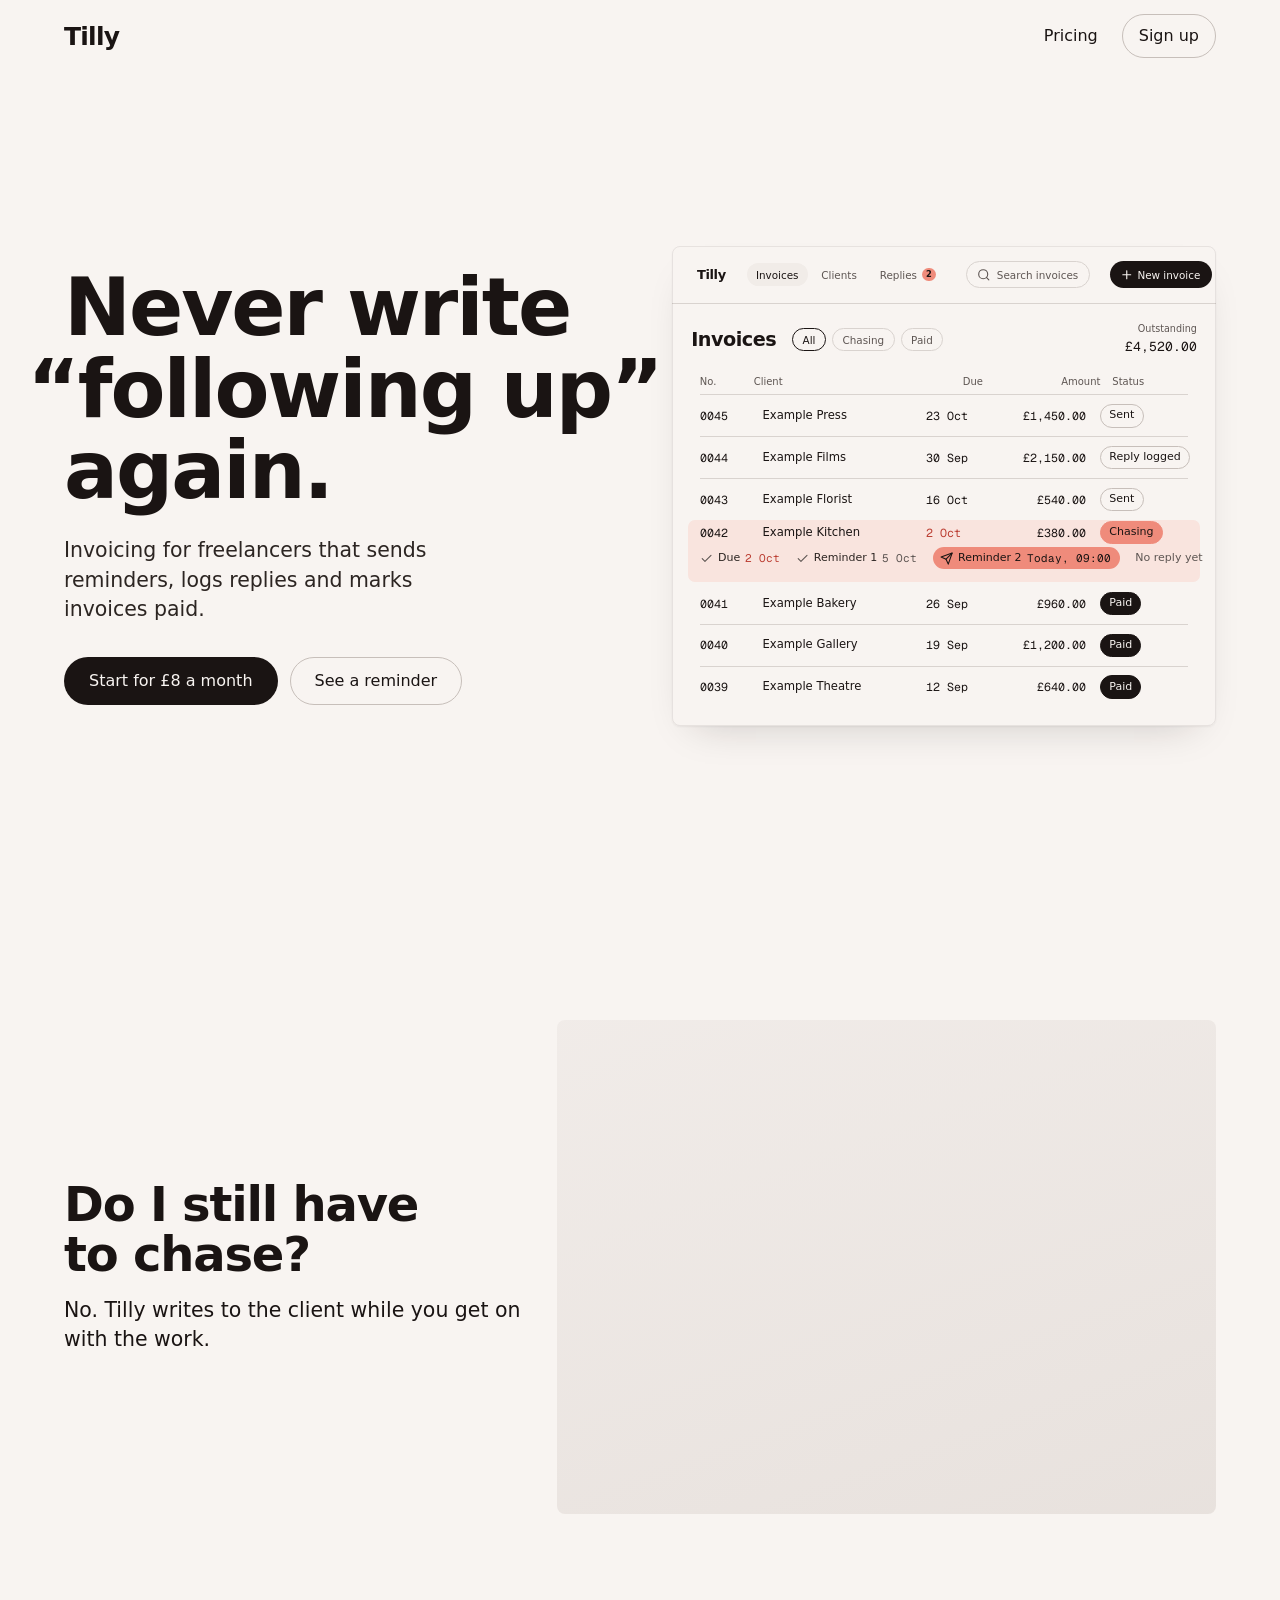
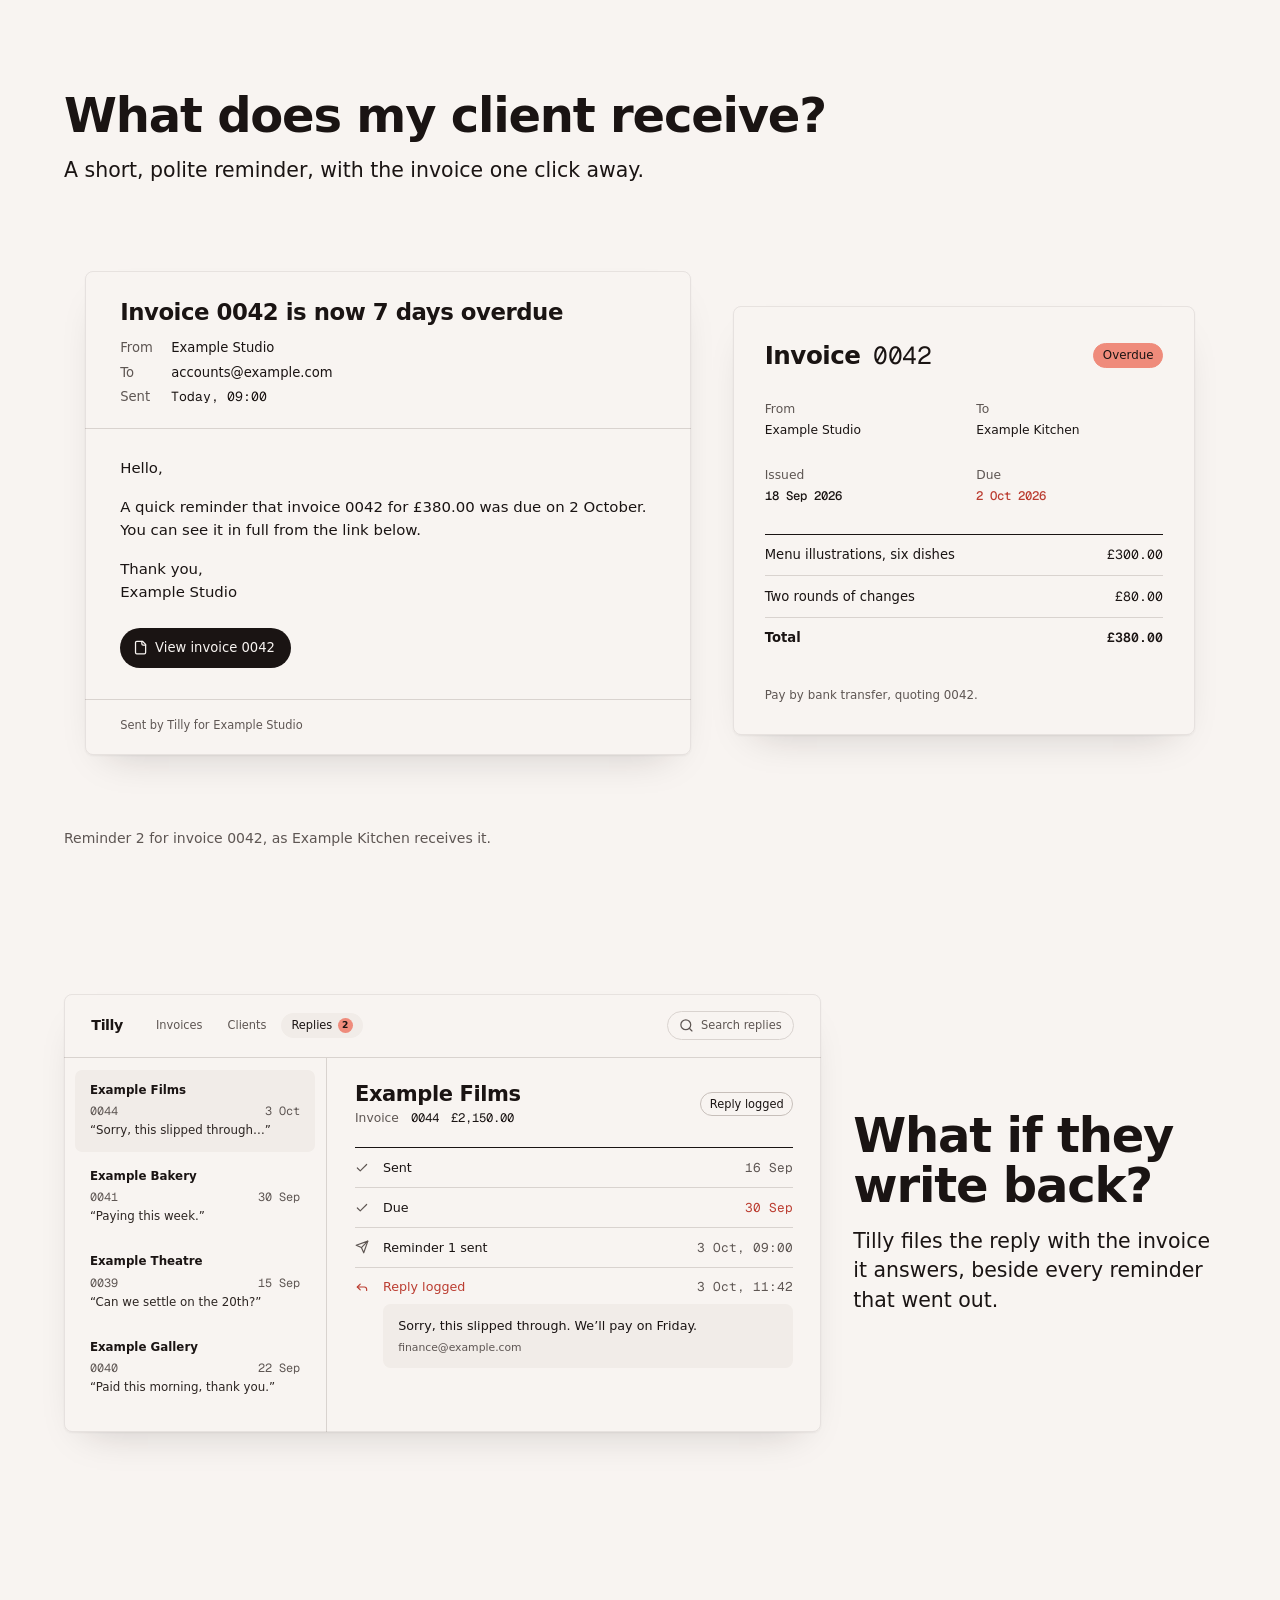
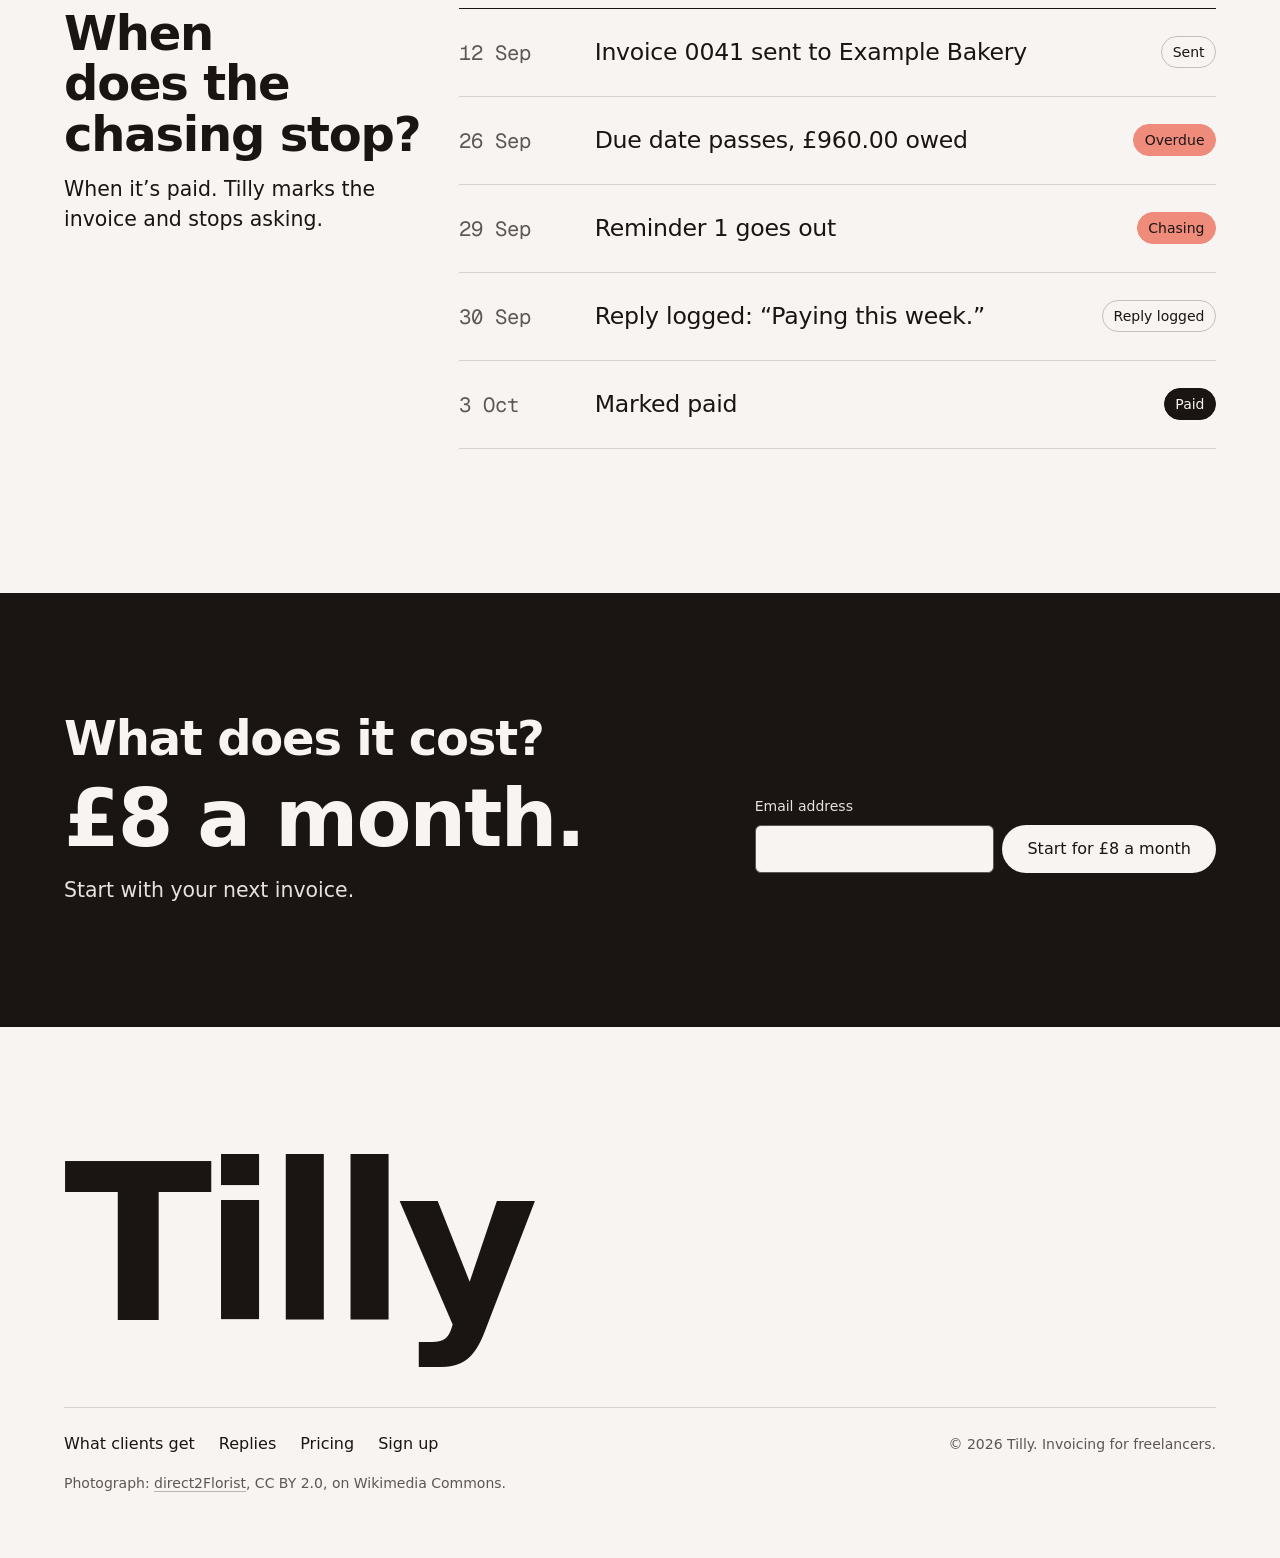
<file: skills/hallmark/scripts/fixtures/exemplars/modern-minimal.html>
<!doctype html>
<html lang="en-GB">
<head>
<meta charset="utf-8">
<meta name="viewport" content="width=device-width, initial-scale=1">
<title>Tilly, invoicing that chases late payments for you</title>
<meta name="description" content="Tilly is invoicing for freelancers that sends the reminders, logs the replies and marks invoices paid, for 8 pounds a month.">
<link rel="preconnect" href="https://api.fontshare.com" crossorigin>
<link rel="preconnect" href="https://fonts.googleapis.com">
<link rel="preconnect" href="https://fonts.gstatic.com" crossorigin>
<link href="https://api.fontshare.com/v2/css?f[]=general-sans@400,500,600&amp;display=swap" rel="stylesheet">
<link href="https://fonts.googleapis.com/css2?family=Geist+Mono:wght@400&amp;display=swap" rel="stylesheet">
<style>
/* Hallmark · job: sign up · shape: Conversational FAQ, opened by the product · genre: modern-minimal · theme: Coral (by request)
 * hero: Settled · nav: edge-aligned, the wordmark at the left, one link and one outlined pill at the right · footer: mast, the wordmark large over the links · imagery: product sample in hero, demo-2 and demo-3, photographs library 1 muted sepia=8 · signature: invoice 0042 being chased, live in the hero
 * axes: light/grotesk-sans/warm · posture: restrained · contrast: pass · fold: pass · v2.0.0 */
/* Hallmark · pre-emit critique: P4 H4 E4 S5 R4 V5 · weakest: E, the built screens must read as one product at every width, so every inner length is in em on a container-unit base, the screens scale as a whole and re-lay themselves on a phone */
/* Hallmark · hero-review: subagent · fix · 5 findings · 5 resolved · finish-review: in-thread, the subagent limit was reached · ship · 1 finding · 1 resolved · gap: none */
:root {
  color-scheme: light;
  --space-3xs: 2px; --space-2xs: 4px; --space-xs: 8px; --space-sm: 12px; --space-md: 16px; --space-lg: 24px; --space-xl: 40px; --space-2xl: 64px; --space-3xl: 96px; --space-4xl: 144px;
  --text-xs: 0.8125rem; --text-sm: 0.875rem; --text-md: 1rem; --text-lg: 1.25rem; --text-xl: 1.5625rem; --text-2xl: 1.953rem; --text-3xl: 2.441rem;
  --text-display-s: clamp(2.25rem, 4vw + 0.5rem, 3.75rem); --text-display: clamp(2.75rem, 5vw + 1rem, 5.25rem);
  --text-section: clamp(2rem, 2.5vw + 1rem, 3.5rem); --text-title: clamp(1.25rem, 0.75vw + 0.875rem, 1.625rem); --text-lead: clamp(1.125rem, 0.35vw + 1rem, 1.375rem);
  --ease-out: cubic-bezier(0.16, 1, 0.3, 1); --ease-in: cubic-bezier(0.7, 0, 0.84, 0); --ease-in-out: cubic-bezier(0.65, 0, 0.35, 1);
  --dur-micro: 120ms; --dur-short: 220ms; --dur-long: 420ms;
  --color-error: oklch(52% 0.19 27); --color-success: oklch(50% 0.12 150);
  --container: 1440px; --gutter: 64px; --gap-columns: 32px; --section-gap-s: 120px; --section-gap: 144px; --section-gap-l: 176px;
  --z-base: 1; --z-raised: 10; --z-dropdown: 100; --z-sticky: 200; --z-sticky-nav: 300; --z-modal: 400; --z-toast: 500; --z-tooltip: 600;
  --color-paper: oklch(97% 0.006 55); --color-paper-2: oklch(94.5% 0.007 55); --color-paper-3: oklch(91.5% 0.009 55);
  --color-ink: oklch(20% 0.010 35); --color-ink-2: oklch(27% 0.012 40); --color-muted: oklch(46% 0.012 45);
  --color-rule: oklch(87% 0.009 55); --color-rule-2: oklch(81% 0.011 55);
  --color-accent: oklch(74% 0.125 30); --color-accent-ink: oklch(20% 0.010 35); --color-accent-2: oklch(54% 0.165 29); --color-focus: oklch(54% 0.17 30);
  --font-display: "General Sans", ui-sans-serif, system-ui, sans-serif; --font-body: var(--font-display);
  --font-outlier: "Geist Mono", ui-monospace, monospace;
  --radius-card: 8px; --radius-input: 6px; --radius-pill: 999px; --rule-hair: 1px;
  --shadow-card: 0 1px 2px oklch(20% 0.01 35 / 0.05);
  --shadow-lift: 0 1px 2px oklch(20% 0.01 35 / 0.05), 0 18px 40px -22px oklch(20% 0.01 35 / 0.22);
  --tracking-display: -0.025em; --display-weight: 600;
}
*, *::before, *::after { box-sizing: border-box; }
html, body { overflow-x: clip; }
html { scrollbar-color: var(--color-muted) var(--color-paper); scroll-padding-top: var(--space-3xl); }
body { margin: 0; background: var(--color-paper); color: var(--color-ink); font-family: var(--font-body); font-size: var(--text-md); line-height: 1.55; -webkit-font-smoothing: antialiased; caret-color: var(--color-accent); }
::selection { background: color-mix(in oklab, var(--color-accent) 35%, transparent); }
:focus-visible { outline: 2px solid var(--color-focus); outline-offset: 2px; }
a { color: inherit; text-decoration-thickness: 1px; text-underline-offset: 0.16em; }
h1, h2, h3 { margin: 0; font-family: var(--font-display); font-weight: var(--display-weight, 700); font-synthesis: none; letter-spacing: var(--tracking-display); line-height: 1.05; overflow-wrap: break-word; min-width: 0; text-wrap: balance; }
h1 { max-width: 20ch; font-size: var(--text-display); } h2 { max-width: 30ch; font-size: var(--text-section); } h3 { max-width: 40ch; font-size: var(--text-title); line-height: 1.2; }
.lead { font-size: var(--text-lead); line-height: 1.45; max-width: 52ch; }
p { margin: 0; text-wrap: pretty; }
p:not([class]) { max-width: 65ch; }
img, video { max-width: 100%; height: auto; display: block; }
svg { display: block; }
[hidden] { display: none !important; }
button, input, select, textarea { font: inherit; }
.container { width: 100%; max-width: var(--container); margin-inline: auto; padding-inline: var(--gutter); box-sizing: border-box; }
.num, .figure, td.num { font-variant-numeric: tabular-nums; }
.visually-hidden { position: absolute; width: 1px; height: 1px; overflow: hidden; clip-path: inset(50%); white-space: nowrap; }
[data-slot] { position: relative; overflow: hidden; background: linear-gradient(160deg, var(--color-paper-2, var(--color-paper)), var(--color-paper-3, var(--color-paper))); }
[data-slot] > img { position: absolute; inset: 0; width: 100%; height: 100%; object-fit: cover; z-index: 1; }
[data-slot]:has(> img) > :not(img):not([data-keep]) { display: none !important; }
@media (max-width: 60rem) { :root { --gutter: 24px; --section-gap-s: 80px; --section-gap: 96px; --section-gap-l: 120px; } }
@media (max-width: 40rem) { :root { --gutter: 16px; --section-gap-s: 56px; --section-gap: 72px; --section-gap-l: 96px; --gap-columns: 16px; } }
@media (prefers-reduced-motion: reduce) { *:not(.keep-motion), *:not(.keep-motion)::before, *:not(.keep-motion)::after { animation-duration: 0.01ms !important; animation-iteration-count: 1 !important; transition-duration: 0.01ms !important; scroll-behavior: auto !important; } }
/* photographs: muted sepia=8 */
[data-slot] > img { filter: saturate(0.65) contrast(0.97) sepia(0.08); }
:root { --nav-h: 72px; --app-line: color-mix(in oklab, var(--color-ink) 8%, transparent); }

/* Chrome */
.skip { position: absolute; left: var(--space-md); top: calc(-1 * var(--space-3xl)); z-index: var(--z-toast); padding: var(--space-xs) var(--space-md); border-radius: var(--radius-input); background: var(--color-ink); color: var(--color-paper); }
.skip:focus-visible { top: var(--space-md); }

.site__in { display: flex; align-items: center; justify-content: space-between; gap: var(--space-lg); min-height: var(--nav-h); }
.wordmark { font: var(--display-weight) var(--text-xl)/1 var(--font-display); letter-spacing: -0.03em; text-decoration: none; color: var(--color-ink); }
.site__nav { display: flex; align-items: center; gap: var(--space-lg); }
.site__link { font-weight: 500; text-decoration: none; text-decoration-color: transparent; transition: text-decoration-color var(--dur-short) var(--ease-out); }
.site__link:hover { text-decoration: underline; text-decoration-color: var(--color-accent-2); text-underline-offset: 0.3em; }
.wordmark:focus-visible, .site__link:focus-visible { outline: 2px solid var(--color-focus); outline-offset: var(--space-2xs); border-radius: var(--space-3xs); }

/* Controls: the ink pill and the outlined pill */
.btn { display: inline-flex; align-items: center; justify-content: center; gap: var(--space-xs); min-height: 48px; padding: 0 var(--space-lg); border: 1px solid transparent; border-radius: var(--radius-pill); font: 500 var(--text-md)/1 var(--font-body); white-space: nowrap; text-decoration: none; cursor: pointer; transition: background-color var(--dur-short) var(--ease-out), border-color var(--dur-short) var(--ease-out), transform var(--dur-micro) var(--ease-out); }
.btn--primary { background: var(--color-ink); color: var(--color-paper); }
.btn--primary:hover { background: var(--color-ink-2); }
.btn--secondary { border-color: var(--color-rule-2); background: transparent; color: var(--color-ink); }
.btn--secondary:hover { border-color: var(--color-ink); }
.btn--sm { min-height: 44px; padding: 0 var(--space-md); }
.btn:active { transform: translateY(1px); }
.btn:focus-visible { outline: 2px solid var(--color-focus); outline-offset: 2px; }
.btn:disabled, .btn[aria-disabled="true"] { opacity: 0.55; cursor: not-allowed; transform: none; }
.btn[aria-busy="true"] { cursor: progress; }

/* Hero: Settled, the text on one half and the product on the other */
.hero { display: grid; align-items: center; min-height: calc(100dvh - var(--nav-h)); padding-block: var(--space-xl); box-sizing: border-box; }
.hero__grid { display: grid; grid-template-columns: minmax(0, 1fr) minmax(0, 1fr); column-gap: var(--space-2xl); align-items: center; }
.hero__text { display: grid; gap: var(--space-lg); justify-items: start; }
.hero h1 { max-width: none; line-height: 1.02; }
.hang { margin-left: -0.46em; }
.hero .lead { max-width: 34ch; color: var(--color-ink-2); }
.actions { display: flex; flex-wrap: wrap; gap: var(--space-sm); margin-top: var(--space-xs); }

/* The built product: one picture that scales as a whole; every inner length is in em of a design pixel times ten */
.slot { margin: 0; container-type: inline-size; }
.lifted { border-radius: var(--radius-card); box-shadow: var(--shadow-lift); outline: 1px solid var(--app-line); outline-offset: -1px; }
.app[data-slot] { background: var(--color-paper); }
.app--hero { aspect-ratio: 68 / 60; }
.ui { height: 100%; display: flex; flex-direction: column; font-size: calc(100cqi / 68); color: var(--color-ink); line-height: 1.35; }
.ui svg { width: 1.6em; height: 1.6em; flex-shrink: 0; fill: none; stroke: currentColor; stroke-width: 2; stroke-linecap: round; stroke-linejoin: round; }
.fig { font-family: var(--font-outlier); font-weight: 400; font-variant-numeric: tabular-nums; }

.ui__bar { display: flex; align-items: center; gap: 2em; height: 5.6em; padding: 0 2.4em; border-bottom: 1px solid var(--color-rule); font-size: 1.3em; font-weight: 500; }
.ui__bar svg { width: 1.3em; height: 1.3em; }
.ui__mark { font-weight: 600; font-size: 1.25em; letter-spacing: -0.03em; }
.ui__chips { display: flex; gap: 0.4em; }
.ui__chip { display: inline-flex; align-items: center; gap: 0.5em; padding: 0.45em 0.9em; border-radius: var(--radius-pill); color: var(--color-muted); }
.ui__chip.is-on { background: var(--color-paper-2); color: var(--color-ink); }
.ui__badge { display: inline-grid; place-items: center; min-width: 1.6em; height: 1.6em; padding: 0 0.4em; border-radius: var(--radius-pill); background: var(--color-accent); color: var(--color-accent-ink); font-size: 0.8em; font-weight: 600; box-sizing: border-box; }
.ui__input { display: inline-flex; align-items: center; gap: 0.6em; white-space: nowrap; margin-left: auto; height: 2.6em; padding: 0 1em; border: 1px solid var(--color-rule); border-radius: var(--radius-pill); color: var(--color-muted); font-weight: 400; }
.ui__control { display: inline-flex; align-items: center; gap: 0.4em; white-space: nowrap; height: 2.6em; padding: 0 1.1em 0 0.9em; border-radius: var(--radius-pill); background: var(--color-ink); color: var(--color-paper); }

.ui__head { display: flex; align-items: center; gap: 2em; padding: 2.4em 2.4em 1.6em; }
.ui__title { font-size: 2.4em; font-weight: 600; letter-spacing: -0.025em; line-height: 1; }
.ui__tags { display: flex; gap: 0.6em; font-size: 1.3em; font-weight: 500; }
.ui__tag { padding: 0.35em 0.9em; border: 1px solid var(--color-rule); border-radius: var(--radius-pill); color: var(--color-muted); }
.ui__tag.is-on { border-color: var(--color-ink); color: var(--color-ink); }
.ui__owed { display: grid; gap: 0.2em; margin-left: auto; text-align: right; font-size: 1.2em; font-weight: 500; color: var(--color-muted); }
.ui__owed b { font-size: 1.35em; color: var(--color-ink); }

.ledger { padding: 0 2.4em; font-size: 1.45em; }
.ledger__row { display: grid; grid-template-columns: 4.2em minmax(0, 1fr) 5.2em 7.4em 7.6em; align-items: center; column-gap: 1.2em; min-height: 3.6em; border-top: 1px solid var(--color-rule); }
.ledger__row--head { min-height: 2.6em; border-top: 0; font-size: 0.86em; font-weight: 500; color: var(--color-muted); }
.ledger__row .r { text-align: right; }
.ledger__row .late { color: var(--color-accent-2); }
.ledger__row.is-open { margin: 0 -1em; padding: 0 1em; border-radius: 0.6em; border-top-color: transparent; background: color-mix(in oklab, var(--color-accent) 16%, var(--color-paper)); }
.ledger__row.is-open + .ledger__row { border-top-color: transparent; }
.status { display: inline-block; padding: 0.3em 0.75em; border: 1px solid var(--color-rule-2); border-radius: var(--radius-pill); font-size: 0.95em; font-style: normal; font-weight: 500; white-space: nowrap; }
.status--late { border-color: var(--color-accent); background: var(--color-accent); color: var(--color-accent-ink); }
.status--done { border-color: var(--color-ink); background: var(--color-ink); color: var(--color-paper); }

.chase { grid-column: 1 / -1; display: flex; align-items: center; gap: 1.4em; padding: 0.3em 0 1.2em; font-size: 0.95em; font-weight: 500; white-space: nowrap; }
.chase__status { display: inline-flex; align-items: center; gap: 0.45em; flex-shrink: 0; color: var(--color-ink-2); }
.chase__status svg { width: 1.2em; height: 1.2em; color: var(--color-muted); }
.chase__status b { font-weight: 400; color: var(--color-muted); }
.chase__status.is-late b { color: var(--color-accent-2); }
.chase__status.is-now { padding: 0.3em 0.85em 0.3em 0.65em; border-radius: var(--radius-pill); background: var(--color-accent); color: var(--color-accent-ink); }
.chase__status.is-now svg { color: var(--color-accent-ink); }
.chase__status.is-now b { color: var(--color-accent-ink); }
.chase__note { margin-left: auto; color: var(--color-muted); font-weight: 400; }

/* The questions, in the order a freelancer asks them */
.q--work { padding-top: var(--section-gap-s); }
.q--receive { padding-top: var(--section-gap-l); }
.q--replies { padding-top: var(--section-gap); }
.q--paid { padding-block: var(--section-gap-l) var(--section-gap); }
.q__head { display: grid; gap: var(--space-md); margin-bottom: var(--space-2xl); }
.split, .rows, .band__grid { display: grid; grid-template-columns: repeat(12, minmax(0, 1fr)); column-gap: var(--gap-columns); }
.split { align-items: center; }
.split__text { display: grid; gap: var(--space-md); align-content: center; }
.split--work .split__text { grid-column: 1 / span 5; }
.split--work .photo { grid-column: 6 / span 7; }
.split--replies .app--replies { grid-column: 1 / span 8; }
.split--replies .split__text { grid-column: 9 / span 4; }

.photo { margin: 0; aspect-ratio: 4 / 3; border-radius: var(--radius-card); }
.photo > img { border-radius: inherit; outline: 1px solid color-mix(in oklab, var(--color-ink) 6%, transparent); outline-offset: -1px; }

/* The client's side: the reminder and the invoice it links to, straight on the paper */
.showcase { margin: 0; }
.showcase figcaption { margin-top: var(--space-md); font-size: var(--text-sm); font-weight: 500; color: var(--color-muted); }
.client { aspect-ratio: 1312 / 640; }
.client[data-slot] { background: var(--color-paper); }
.client__in { height: 100%; box-sizing: border-box; display: flex; align-items: flex-start; gap: 4.8em; padding: 2.4em; font-size: calc(100cqi / 131.2); color: var(--color-ink); line-height: 1.4; }
.doc { background: var(--color-paper); border-radius: var(--radius-card); box-shadow: var(--shadow-lift); outline: 1px solid var(--app-line); outline-offset: -1px; }
.doc p { margin: 0; max-width: none; }
.mail { display: grid; flex: 76 1 0; min-width: 0; }
.mail__head { display: grid; gap: 1.6em; padding: 3.2em 4em 2.4em; border-bottom: 1px solid var(--color-rule); }
.mail__subject { font-size: 2.6em; font-weight: 600; letter-spacing: -0.02em; line-height: 1.15; }
.mail__meta { display: grid; grid-template-columns: auto minmax(0, 1fr); gap: 0.45em 1.4em; font-size: 1.5em; }
.mail__meta span:nth-child(odd) { color: var(--color-muted); }
.mail__body { display: grid; gap: 1.8em; padding: 3.2em 4em 3.6em; line-height: 1.55; }
.mail__body p { font-size: 1.7em; }
.mail__link { justify-self: start; display: inline-flex; align-items: center; gap: 0.5em; margin-top: 0.6em; padding: 0.75em 1.25em 0.75em 1em; border-radius: var(--radius-pill); background: var(--color-ink); color: var(--color-paper); font-size: 1.5em; font-weight: 500; }
.doc svg { width: 1.15em; height: 1.15em; fill: none; stroke: currentColor; stroke-width: 2; stroke-linecap: round; stroke-linejoin: round; }
.mail__foot { padding: 2em 4em 2.4em; border-top: 1px solid var(--color-rule); color: var(--color-muted); }
.mail__foot span { font-size: 1.3em; }
.inv { display: grid; flex: 50 1 0; min-width: 0; gap: 3.2em; padding: 3.6em; margin-top: 4em; }
.inv__top { display: flex; align-items: center; justify-content: space-between; }
.inv__title { font-size: 2.8em; font-weight: 600; letter-spacing: -0.02em; }
.inv__title b { margin-left: 0.2em; }
.inv .status { font-size: 1.35em; }
.inv__parties, .inv__dates { display: flex; gap: 2em; font-size: 1.4em; color: var(--color-muted); }
.inv__parties span, .inv__dates span { flex: 1 1 0; display: grid; gap: 0.3em; }
.inv__parties b, .inv__dates b { color: var(--color-ink); font-weight: 500; }
.inv__dates b.late, .thread__steps b.late { color: var(--color-accent-2); }
.inv__lines { display: grid; grid-template-columns: minmax(0, 1fr) auto; font-size: 1.5em; border-top: 1px solid var(--color-ink); }
.inv__lines span { padding: 0.85em 0; border-bottom: 1px solid var(--color-rule); }
.inv__lines .fig { text-align: right; }
.inv__lines .inv__total { border-bottom: 0; font-weight: 600; }
.inv__pay { font-size: 1.35em; color: var(--color-muted); }

/* The replies screen */
.app--replies { aspect-ratio: 864 / 500; }
.app--replies .ui { font-size: calc(100cqi / 86.4); }
.inbox { flex: 1; display: grid; grid-template-columns: 30em minmax(0, 1fr); min-height: 0; }
.inbox__list { display: grid; align-content: start; gap: 0.4em; padding: 1.4em 1.2em; border-right: 1px solid var(--color-rule); }
.inbox__item { display: grid; grid-template-columns: minmax(0, 1fr) auto; gap: 0.35em 1em; padding: 1.1em 1.3em; border-radius: 0.6em; font-size: 1.35em; }
.inbox__item b { font-weight: 600; }
.inbox__item .fig { grid-row: 2; color: var(--color-muted); }
.inbox__date { grid-column: 2; grid-row: 1; color: var(--color-muted); }
.inbox__line { grid-column: 1 / -1; color: var(--color-ink-2); white-space: nowrap; overflow: hidden; text-overflow: ellipsis; }
.inbox__item.is-on { background: var(--color-paper-2); }
.thread { display: grid; align-content: start; gap: 2.4em; padding: 2.8em 3.2em; }
.thread__head { display: grid; grid-template-columns: minmax(0, 1fr) auto; align-items: center; gap: 0.5em 1em; }
.thread__who { font-size: 2.4em; font-weight: 600; letter-spacing: -0.02em; line-height: 1.1; }
.thread__what { grid-row: 2; display: flex; gap: 1em; font-size: 1.4em; color: var(--color-muted); }
.thread__what b { color: var(--color-ink); font-weight: 400; }
.thread__head .status { grid-row: 1 / span 2; grid-column: 2; font-size: 1.3em; }
.thread__steps { list-style: none; margin: 0; padding: 0; font-size: 1.45em; border-top: 1px solid var(--color-ink); }
.thread__steps li { display: grid; grid-template-columns: 1.4em minmax(0, 1fr) auto; align-items: center; column-gap: 0.8em; padding: 0.85em 0; border-bottom: 1px solid var(--color-rule); }
.thread__steps svg { width: 1.1em; height: 1.1em; color: var(--color-muted); }
.thread__steps b { font-weight: 400; color: var(--color-muted); }
.thread__steps .is-reply { border-bottom: 0; }
.thread__steps .is-reply svg, .thread__steps .is-reply span { color: var(--color-accent-2); }
.thread__quote { grid-column: 2 / -1; margin: 0.7em 0 0; padding: 1em 1.2em; border-radius: 0.6em; background: var(--color-paper-2); }
.thread__quote p { margin: 0; color: var(--color-ink); line-height: 1.45; }
.thread__quote cite { display: block; margin-top: 0.5em; font-size: 0.85em; font-style: normal; color: var(--color-muted); }

/* One invoice from sent to paid, as rows */
.rows { align-items: start; }
.rows__head { grid-column: 1 / span 4; display: grid; gap: var(--space-md); }
.life { grid-column: 5 / span 8; margin: 0; padding: 0; list-style: none; border-top: 1px solid var(--color-ink); }
.life li { display: grid; grid-template-columns: 6.5rem minmax(0, 1fr) auto; align-items: center; column-gap: var(--gap-columns); min-height: 88px; border-bottom: 1px solid var(--color-rule); }
.life__date { font-size: var(--text-lead); color: var(--color-muted); }
.life__what { font-size: var(--text-title); font-weight: 500; letter-spacing: -0.01em; line-height: 1.25; }
.life .status { font-size: var(--text-sm); }

/* The price, on the one ink band */
.band { padding-block: var(--section-gap-s); background: var(--color-ink); color: var(--color-paper); }
.band__grid { align-items: end; }
.band__text { grid-column: 1 / span 7; display: grid; gap: var(--space-md); }
.band h2 { color: var(--color-paper); }
.price { font: var(--display-weight) var(--text-display)/1 var(--font-display); letter-spacing: var(--tracking-display); font-variant-numeric: tabular-nums; color: var(--color-paper); }
.band__line { font-size: var(--text-lead); color: var(--color-paper-3); }
.signup { grid-column: 8 / span 5; display: grid; gap: var(--space-xs); min-width: 0; }
.signup label { font-size: var(--text-sm); font-weight: 500; color: var(--color-paper-3); }
.signup__row { display: flex; flex-wrap: wrap; gap: var(--space-xs); }
.signup input { flex: 1 1 12rem; min-width: 0; width: 100%; height: 48px; padding: 0 var(--space-md); border: 1px solid var(--color-muted); border-radius: var(--radius-input); background: var(--color-paper); color: var(--color-ink); font-size: var(--text-md); outline: 2px solid transparent; outline-offset: -3px; transition: background-color var(--dur-short) var(--ease-out); }
.signup input:hover { background: var(--color-paper-2); }
.signup input:focus-visible { outline-color: var(--color-focus); }
.signup input[aria-invalid] { border-color: var(--color-error); }
.signup input:disabled { opacity: 0.55; cursor: not-allowed; }
.signup__help { min-height: 1lh; margin-top: var(--space-2xs); font-size: var(--text-sm); color: var(--color-paper-3); }
.btn--invert { background: var(--color-paper); color: var(--color-ink); }
.btn--invert:hover { background: var(--color-paper-2); }

/* The mast */
.mast { padding-block: var(--section-gap-s) var(--space-2xl); }
.mast__mark { margin-bottom: var(--space-2xl); font: var(--display-weight) clamp(7rem, 17vw, 15rem)/0.9 var(--font-display); letter-spacing: -0.045em; color: var(--color-ink); }
.mast__row { display: flex; flex-wrap: wrap; align-items: baseline; justify-content: space-between; gap: var(--space-lg); padding-top: var(--space-lg); border-top: 1px solid var(--color-rule); }
.mast__links { display: flex; flex-wrap: wrap; gap: var(--space-lg); }
.mast__links a { font-weight: 500; text-decoration-color: transparent; text-underline-offset: 0.3em; transition: text-decoration-color var(--dur-short) var(--ease-out); }
.mast__links a:hover { text-decoration-color: var(--color-accent-2); }
.mast__links a:focus-visible { outline: 2px solid var(--color-focus); outline-offset: var(--space-2xs); border-radius: var(--space-3xs); }
.mast__legal { font-size: var(--text-sm); color: var(--color-muted); }
.mast__credit { margin-top: var(--space-md); font-size: var(--text-sm); line-height: 1.55; color: var(--color-muted); }
.mast__credit a { color: inherit; text-decoration: underline; text-decoration-thickness: 1px; text-underline-offset: 0.2em; text-decoration-color: color-mix(in oklab, currentColor 40%, transparent); }
.mast__credit a:hover { text-decoration-color: currentColor; }


@container (max-width: 40rem) {
  .client__in { font-size: calc(100cqi / 48); padding: 1.2em; }
  .inv, .inbox__list { display: none; }
  .app--replies .ui { font-size: calc(100cqi / 48); }
  .inbox { grid-template-columns: minmax(0, 1fr); }
  .thread { padding: 2em; }
}

@container (max-width: 30rem) {
  .ui { font-size: calc(100cqi / 40); }
  .ui__input, .ui__chip:nth-child(2), .ui__owed, .chase__note, .chase__status:nth-child(1) { display: none; }
  .ledger__row { grid-template-columns: minmax(0, 1fr) auto auto; }
  .ledger__row > :nth-child(1), .ledger__row > :nth-child(3), .ledger__row:nth-child(n+8) { display: none; }
  .chase { flex-wrap: wrap; row-gap: 0.6em; }
}
@media (max-width: 40rem) { .app--hero { aspect-ratio: 4 / 5; } .app--replies { aspect-ratio: 1 / 1; } .client { aspect-ratio: 5 / 7; } .hang { margin-left: -0.3em; } .life li { grid-template-columns: minmax(0, 1fr) auto; row-gap: var(--space-2xs); padding-block: var(--space-md); } .life__date { grid-column: 1 / -1; } }

@media (max-width: 60rem) {
  .hero { min-height: 0; padding-block: var(--space-xl) var(--space-3xl); }
  .hero__grid { grid-template-columns: minmax(0, 1fr); row-gap: var(--space-xl); }
  .split, .rows, .band__grid { grid-template-columns: minmax(0, 1fr); row-gap: var(--space-xl); }
  .split > *, .rows > *, .band__grid > *, .split--work .split__text, .split--work .photo, .split--replies .app--replies, .split--replies .split__text, .rows__head, .life, .band__text, .signup { grid-column: 1 / -1; }
  .split--replies .split__text { order: -1; }
  .life li { min-height: 72px; }
}
</style>
</head>
<body id="top">
<a class="skip" href="#main">Skip to content</a>

<header class="site">
  <div class="container site__in">
    <a class="wordmark" href="#top" aria-label="Tilly, back to the top">Tilly</a>
    <nav class="site__nav" aria-label="Page">
      <a class="site__link" href="#cost">Pricing</a>
      <a class="btn btn--secondary btn--sm" href="#start">Sign up</a>
    </nav>
  </div>
</header>

<main id="main">
  <section class="hero" aria-labelledby="hero-head">
    <div class="container hero__grid">
      <div class="hero__text">
        <h1 id="hero-head">Never write<br><span class="hang">“</span>following&nbsp;up”<br>again.</h1>
        <p class="lead">Invoicing for freelancers that sends reminders, logs replies and marks invoices paid.</p>
        <div class="actions">
          <a class="btn btn--primary" href="#start">Start for £8 a month</a>
          <a class="btn btn--secondary" href="#receive">See a reminder</a>
        </div>
      </div>

      <figure class="slot app app--hero lifted" data-slot="hero" data-alt="Your invoices screen, with one late invoice being chased" role="img" aria-label="The Tilly invoices screen: invoice 0042 for Example Kitchen, 380 pounds, due on 2 October, is being chased; its first reminder went on 5 October and the second this morning.">
        <div class="ui" aria-hidden="true">
          <div class="ui__bar">
            <span class="ui__mark">Tilly</span>
            <span class="ui__chips"><span class="ui__chip is-on">Invoices</span><span class="ui__chip">Clients</span><span class="ui__chip">Replies<b class="ui__badge">2</b></span></span>
            <span class="ui__input"><svg aria-hidden="true" viewBox="0 0 24 24"><circle cx="11" cy="11" r="8"/><path d="m21 21-4.3-4.3"/></svg>Search invoices</span>
            <span class="ui__control"><svg aria-hidden="true" viewBox="0 0 24 24"><path d="M5 12h14"/><path d="M12 5v14"/></svg>New invoice</span>
          </div>
          <div class="ui__head">
            <span class="ui__title">Invoices</span>
            <span class="ui__tags"><span class="ui__tag is-on">All</span><span class="ui__tag">Chasing</span><span class="ui__tag">Paid</span></span>
            <span class="ui__owed">Outstanding<b class="fig">£4,520.00</b></span>
          </div>
          <div class="ledger">
            <div class="ledger__row ledger__row--head"><span>No.</span><span>Client</span><span>Due</span><span class="r">Amount</span><span>Status</span></div>
            <div class="ledger__row"><span class="fig">0045</span><span>Example Press</span><span class="fig">23 Oct</span><span class="fig r">£1,450.00</span><span><i class="status">Sent</i></span></div>
            <div class="ledger__row"><span class="fig">0044</span><span>Example Films</span><span class="fig">30 Sep</span><span class="fig r">£2,150.00</span><span><i class="status">Reply logged</i></span></div>
            <div class="ledger__row"><span class="fig">0043</span><span>Example Florist</span><span class="fig">16 Oct</span><span class="fig r">£540.00</span><span><i class="status">Sent</i></span></div>
            <div class="ledger__row is-open">
              <span class="fig">0042</span><span>Example Kitchen</span><span class="fig late">2 Oct</span><span class="fig r">£380.00</span><span><i class="status status--late">Chasing</i></span>
              <div class="chase">
                <span class="chase__status is-done is-late"><svg aria-hidden="true" viewBox="0 0 24 24"><path d="M20 6 9 17l-5-5"/></svg>Due<b class="fig">2 Oct</b></span>
                <span class="chase__status is-done"><svg aria-hidden="true" viewBox="0 0 24 24"><path d="M20 6 9 17l-5-5"/></svg>Reminder 1<b class="fig">5 Oct</b></span>
                <span class="chase__status is-now"><svg aria-hidden="true" viewBox="0 0 24 24"><path d="m22 2-7 20-4-9-9-4Z"/><path d="M22 2 11 13"/></svg>Reminder 2<b class="fig">Today, 09:00</b></span>
                <span class="chase__note">No reply yet</span>
              </div>
            </div>
            <div class="ledger__row"><span class="fig">0041</span><span>Example Bakery</span><span class="fig">26 Sep</span><span class="fig r">£960.00</span><span><i class="status status--done">Paid</i></span></div>
            <div class="ledger__row"><span class="fig">0040</span><span>Example Gallery</span><span class="fig">19 Sep</span><span class="fig r">£1,200.00</span><span><i class="status status--done">Paid</i></span></div>
            <div class="ledger__row"><span class="fig">0039</span><span>Example Theatre</span><span class="fig">12 Sep</span><span class="fig r">£640.00</span><span><i class="status status--done">Paid</i></span></div>
          </div>
        </div>
      </figure>
    </div>
  </section>

  <section class="q q--work" id="chase" aria-labelledby="q1">
    <div class="container split split--work">
      <div class="split__text">
        <h2 id="q1">Do I still have to chase?</h2>
        <p class="lead">No. Tilly writes to the client while you get on with the work.</p>
      </div>
      <figure class="photo" data-slot="photo-1" data-alt="Your own work in progress: the desk, bench or studio you invoice from">
        <img src="https://upload.wikimedia.org/wikipedia/commons/thumb/5/5c/Florist_working.jpg/1280px-Florist_working.jpg" width="1920" height="1280" loading="lazy" decoding="async"
             style="object-position: 55% 45%" alt="Hands gathering green stems into a bouquet at a flower shop counter">
      </figure>
    </div>
  </section>

  <section class="q q--receive" id="receive" aria-labelledby="q2">
    <div class="container">
      <div class="q__head">
        <h2 id="q2">What does my client receive?</h2>
        <p class="lead">A short, polite reminder, with the invoice one click away.</p>
      </div>
      <figure class="showcase">
        <div class="slot client" data-slot="demo-2" data-alt="A reminder as your client receives it, beside the invoice it links to" role="img" aria-label="The second reminder for invoice 0042 as Example Kitchen receives it: a short email saying the 380 pounds was due on 2 October, with a link to the invoice, beside the invoice itself marked overdue.">
          <div class="client__in" aria-hidden="true">
            <div class="doc mail">
              <div class="mail__head">
                <p class="mail__subject">Invoice 0042 is now 7 days overdue</p>
                <div class="mail__meta">
                  <span>From</span><span>Example Studio</span>
                  <span>To</span><span>accounts@example.com</span>
                  <span>Sent</span><span class="fig">Today, 09:00</span>
                </div>
              </div>
              <div class="mail__body">
                <p>Hello,</p>
                <p>A quick reminder that invoice 0042 for £380.00 was due on 2 October. You can see it in full from the link below.</p>
                <p>Thank you,<br>Example Studio</p>
                <span class="mail__link"><svg aria-hidden="true" viewBox="0 0 24 24"><path d="M15 2H6a2 2 0 0 0-2 2v16a2 2 0 0 0 2 2h12a2 2 0 0 0 2-2V7Z"/><path d="M14 2v4a2 2 0 0 0 2 2h4"/></svg>View invoice 0042</span>
              </div>
              <p class="mail__foot"><span>Sent by Tilly for Example Studio</span></p>
            </div>
            <div class="doc inv">
              <div class="inv__top"><span class="inv__title">Invoice <b class="fig">0042</b></span><i class="status status--late">Overdue</i></div>
              <div class="inv__parties"><span>From<b>Example Studio</b></span><span>To<b>Example Kitchen</b></span></div>
              <div class="inv__dates"><span>Issued<b class="fig">18 Sep 2026</b></span><span>Due<b class="fig late">2 Oct 2026</b></span></div>
              <div class="inv__lines">
                <span>Menu illustrations, six dishes</span><span class="fig">£300.00</span>
                <span>Two rounds of changes</span><span class="fig">£80.00</span>
                <span class="inv__total">Total</span><span class="fig inv__total">£380.00</span>
              </div>
              <p class="inv__pay">Pay by bank transfer, quoting 0042.</p>
            </div>
          </div>
        </div>
        <figcaption>Reminder 2 for invoice 0042, as Example Kitchen receives it.</figcaption>
      </figure>
    </div>
  </section>

  <section class="q q--replies" id="replies" aria-labelledby="q3">
    <div class="container split split--replies">
      <figure class="slot app app--replies lifted" data-slot="demo-3" data-alt="Your replies screen, with a client's answer filed under its invoice" role="img" aria-label="The Tilly replies screen: Example Films answered the first reminder for invoice 0044 on 3 October, sorry, this slipped through, we will pay on Friday, and the reply sits in the invoice's history under that reminder.">
        <div class="ui" aria-hidden="true">
          <div class="ui__bar">
            <span class="ui__mark">Tilly</span>
            <span class="ui__chips"><span class="ui__chip">Invoices</span><span class="ui__chip">Clients</span><span class="ui__chip is-on">Replies<b class="ui__badge">2</b></span></span>
            <span class="ui__input"><svg aria-hidden="true" viewBox="0 0 24 24"><circle cx="11" cy="11" r="8"/><path d="m21 21-4.3-4.3"/></svg>Search replies</span>
          </div>
          <div class="inbox">
            <div class="inbox__list">
              <div class="inbox__item is-on"><b>Example Films</b><span class="fig">0044</span><span class="fig inbox__date">3 Oct</span><span class="inbox__line">“Sorry, this slipped through…”</span></div>
              <div class="inbox__item"><b>Example Bakery</b><span class="fig">0041</span><span class="fig inbox__date">30 Sep</span><span class="inbox__line">“Paying this week.”</span></div>
              <div class="inbox__item"><b>Example Theatre</b><span class="fig">0039</span><span class="fig inbox__date">15 Sep</span><span class="inbox__line">“Can we settle on the 20th?”</span></div>
              <div class="inbox__item"><b>Example Gallery</b><span class="fig">0040</span><span class="fig inbox__date">22 Sep</span><span class="inbox__line">“Paid this morning, thank you.”</span></div>
            </div>
            <div class="thread">
              <div class="thread__head">
                <span class="thread__who">Example Films</span>
                <span class="thread__what">Invoice <b class="fig">0044</b><b class="fig">£2,150.00</b></span>
                <i class="status">Reply logged</i>
              </div>
              <ol class="thread__steps">
                <li><svg aria-hidden="true" viewBox="0 0 24 24"><path d="M20 6 9 17l-5-5"/></svg><span>Sent</span><b class="fig">16 Sep</b></li>
                <li><svg aria-hidden="true" viewBox="0 0 24 24"><path d="M20 6 9 17l-5-5"/></svg><span>Due</span><b class="fig late">30 Sep</b></li>
                <li><svg aria-hidden="true" viewBox="0 0 24 24"><path d="m22 2-7 20-4-9-9-4Z"/><path d="M22 2 11 13"/></svg><span>Reminder 1 sent</span><b class="fig">3 Oct, 09:00</b></li>
                <li class="is-reply"><svg aria-hidden="true" viewBox="0 0 24 24"><polyline points="9 17 4 12 9 7"/><path d="M20 18v-2a4 4 0 0 0-4-4H4"/></svg><span>Reply logged</span><b class="fig">3 Oct, 11:42</b>
                  <blockquote class="thread__quote"><p>Sorry, this slipped through. We’ll pay on Friday.</p><cite>finance@example.com</cite></blockquote>
                </li>
              </ol>
            </div>
          </div>
        </div>
      </figure>
      <div class="split__text">
        <h2 id="q3">What if they write back?</h2>
        <p class="lead">Tilly files the reply with the invoice it answers, beside every reminder that went out.</p>
      </div>
    </div>
  </section>

  <section class="q q--paid" id="paid" aria-labelledby="q4">
    <div class="container rows">
      <div class="rows__head">
        <h2 id="q4">When does the chasing stop?</h2>
        <p class="lead">When it’s paid. Tilly marks the invoice and stops asking.</p>
      </div>
      <ol class="life" aria-label="Invoice 0041, from sent to paid">
        <li><span class="fig life__date">12 Sep</span><span class="life__what">Invoice 0041 sent to Example Bakery</span><i class="status">Sent</i></li>
        <li><span class="fig life__date">26 Sep</span><span class="life__what">Due date passes, £960.00 owed</span><i class="status status--late">Overdue</i></li>
        <li><span class="fig life__date">29 Sep</span><span class="life__what">Reminder 1 goes out</span><i class="status status--late">Chasing</i></li>
        <li><span class="fig life__date">30 Sep</span><span class="life__what">Reply logged: “Paying this week.”</span><i class="status">Reply logged</i></li>
        <li><span class="fig life__date">3 Oct</span><span class="life__what">Marked paid</span><i class="status status--done">Paid</i></li>
      </ol>
    </div>
  </section>

  <section class="band" id="cost" aria-labelledby="q5">
    <div class="container band__grid">
      <div class="band__text">
        <h2 id="q5">What does it cost?</h2>
        <p class="price">£8 a month.</p>
        <p class="band__line">Start with your next invoice.</p>
      </div>
      <form class="signup" id="start" data-endpoint="" novalidate>
        <label for="email">Email address</label>
        <div class="signup__row">
          <input id="email" name="email" type="email" autocomplete="email" inputmode="email" required aria-describedby="email-help">
          <button class="btn btn--invert" type="submit">Start for £8 a month</button>
        </div>
        <p class="signup__help" id="email-help" aria-live="polite"></p>
      </form>
    </div>
  </section>
</main>

<footer class="mast">
  <div class="container">
    <p class="mast__mark">Tilly</p>
    <div class="mast__row">
      <nav class="mast__links" aria-label="Footer">
        <a href="#receive">What clients get</a>
        <a href="#replies">Replies</a>
        <a href="#cost">Pricing</a>
        <a href="#start">Sign up</a>
      </nav>
      <p class="mast__legal">© 2026 Tilly. Invoicing for freelancers.</p>
    </div>
    <p class="mast__credit" data-credits>Photograph: <a href="https://commons.wikimedia.org/wiki/File:Florist_working.jpg">direct2Florist</a>, CC&nbsp;BY&nbsp;2.0, on Wikimedia Commons.</p>
  </div>
</footer>

<script>
window.hallmarkSlots = (m) => { for (const [k, v] of Object.entries(m)) { const s = document.querySelector(`[data-slot="${k}"]`); if (!s) continue; const im = new Image(); im.src = typeof v === 'string' ? v : v.src; im.alt = (typeof v === 'object' && v.alt) || s.dataset.alt || ''; s.querySelectorAll(':scope > img').forEach((o) => o.remove()); s.prepend(im); } };
document.querySelectorAll('[data-slot] > img').forEach((i) => { if (i.complete && !i.naturalWidth) i.remove(); else i.addEventListener('error', () => i.remove(), { once: true }); });
document.querySelectorAll('form[data-endpoint]').forEach((form) => {
  const input = form.querySelector('input'), help = form.querySelector('[aria-live]'), button = form.querySelector('button');
  form.addEventListener('submit', (e) => {
    e.preventDefault();
    const ok = input.checkValidity();
    input.toggleAttribute('aria-invalid', !ok);
    if (!ok) { help.textContent = 'That address looks incomplete. Write it as name@example.com.'; input.focus(); return; }
    if (!form.dataset.endpoint) { help.textContent = 'Nothing was sent: this form is not connected yet.'; return; }
    button.setAttribute('aria-busy', 'true');
    fetch(form.dataset.endpoint, { method: 'POST', body: new FormData(form) })
      .then((r) => { help.textContent = r.ok ? 'Thanks. Tilly will write to ' + input.value.trim() + '.' : 'That did not go through. Try again in a minute.'; })
      .catch(() => { help.textContent = 'That did not go through. Try again in a minute.'; })
      .finally(() => button.removeAttribute('aria-busy'));
  });
});
</script>
</body>
</html>
</file>
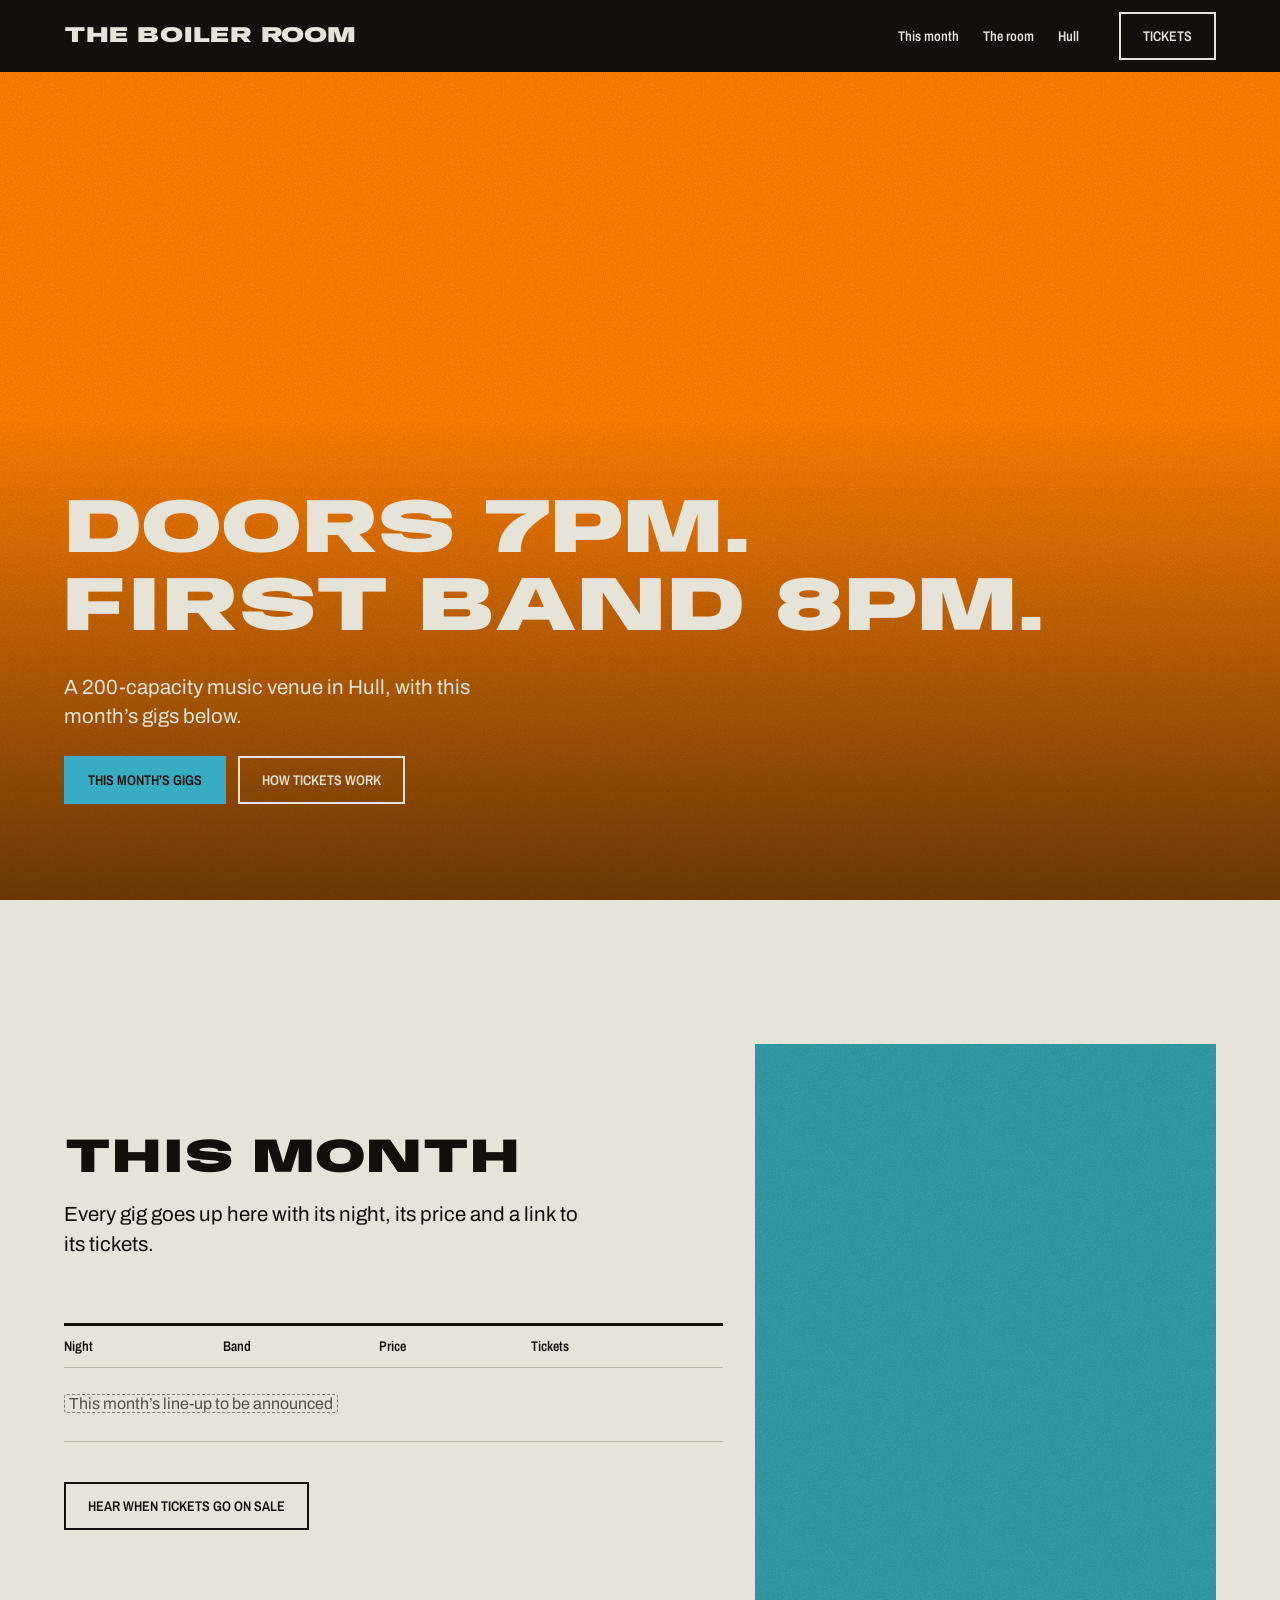
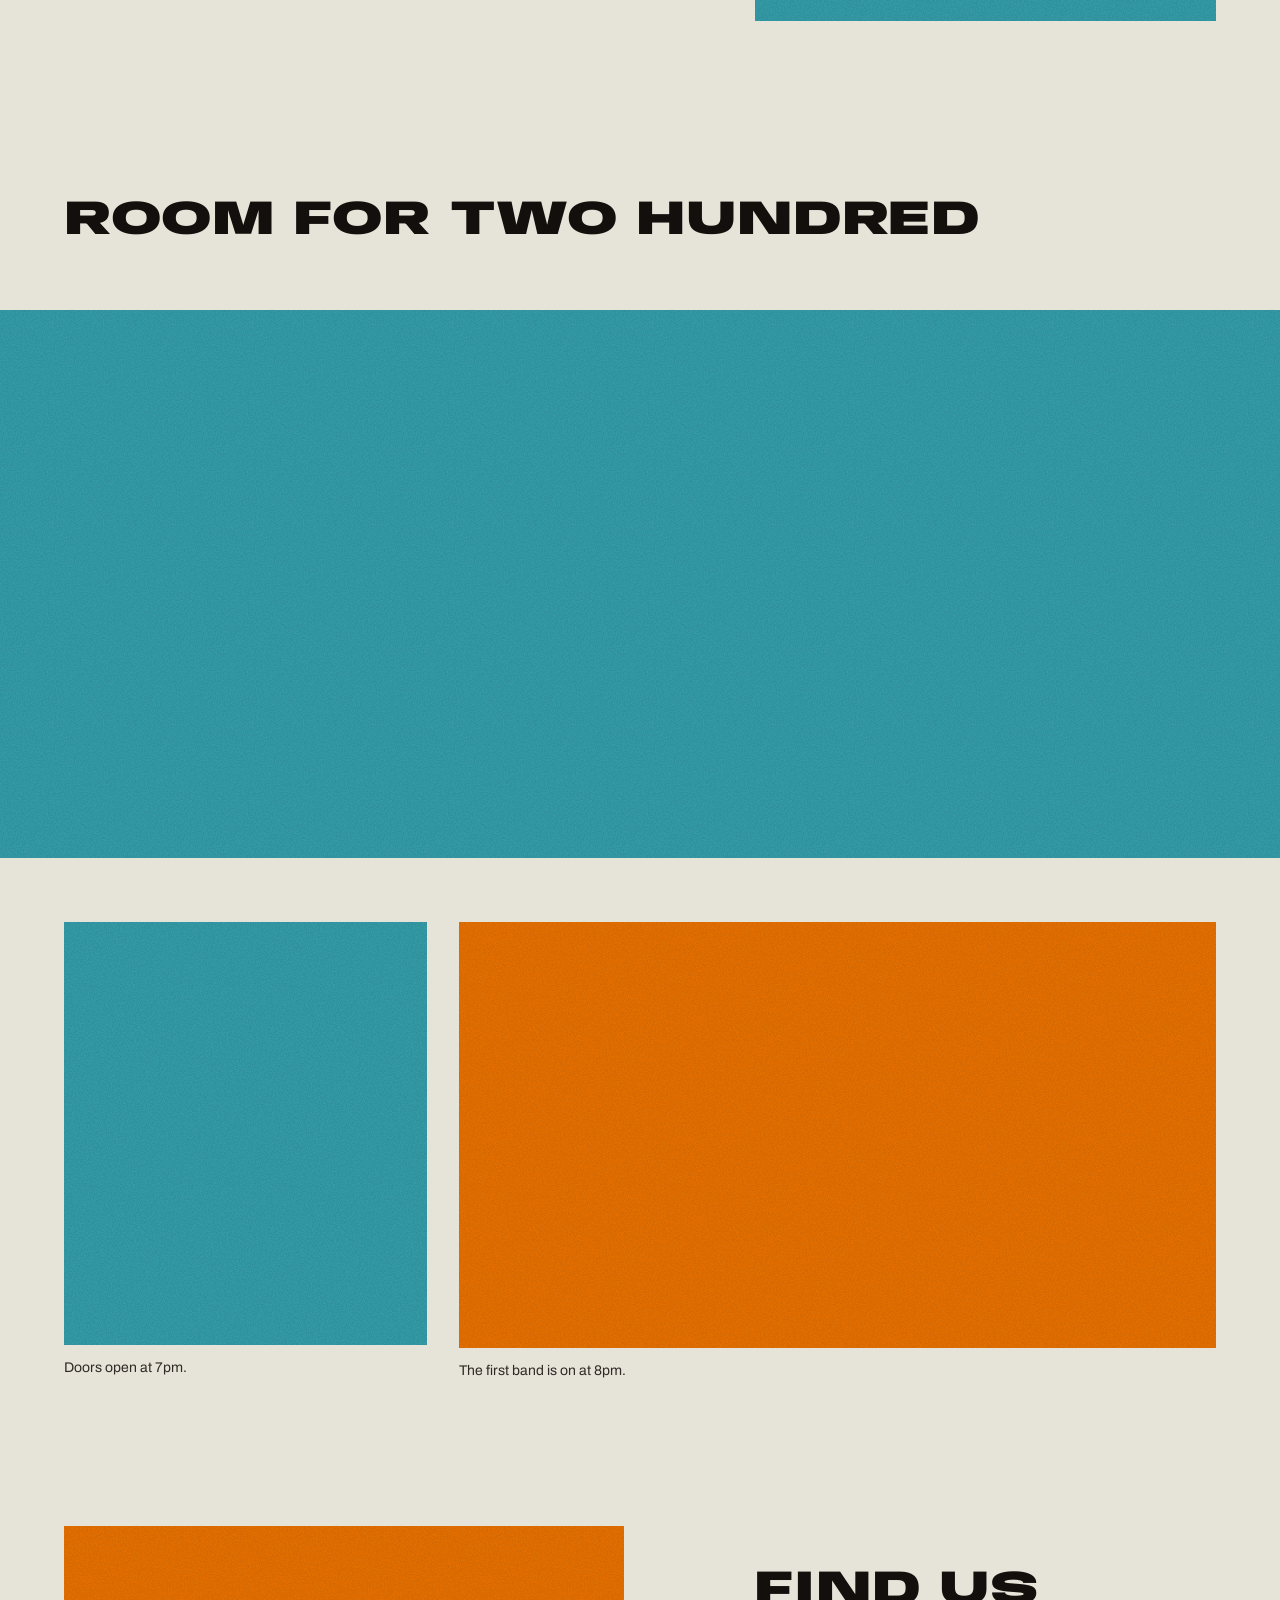
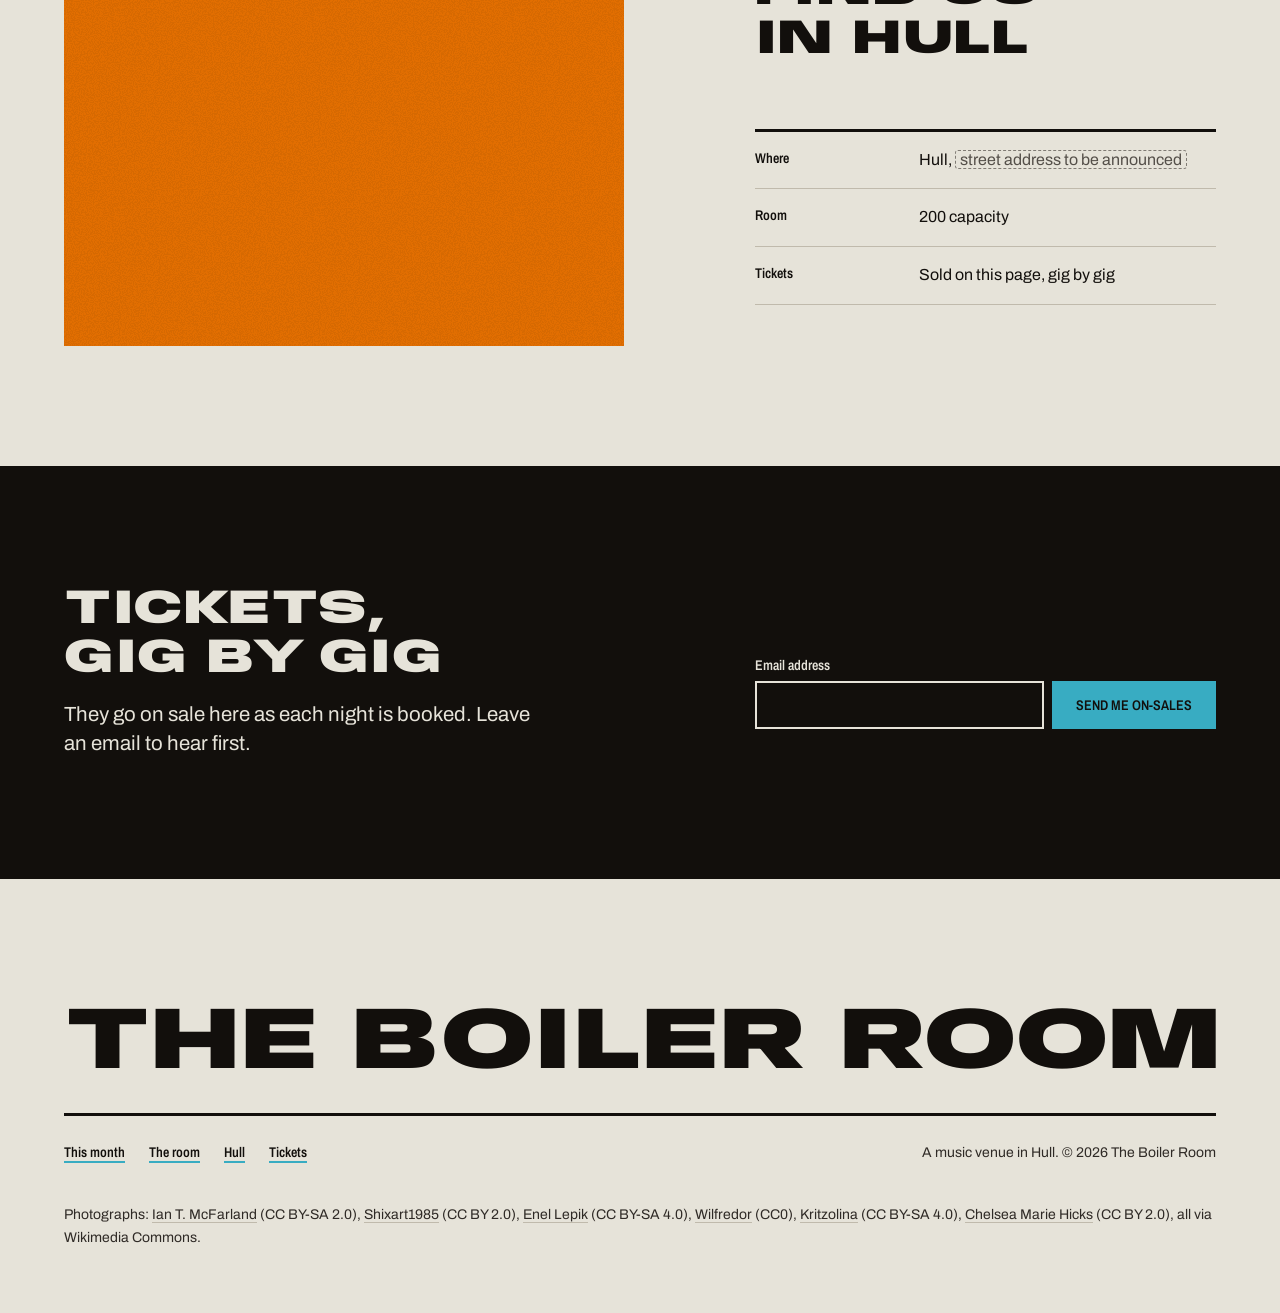
<file: skills/hallmark/scripts/fixtures/exemplars/playful.html>
<!doctype html>
<html lang="en-GB">
<head>
<meta charset="utf-8">
<meta name="viewport" content="width=device-width, initial-scale=1">
<title>The Boiler Room, Hull: this month’s gigs and tickets</title>
<meta name="description" content="The Boiler Room is a 200-capacity music venue in Hull. Doors 7pm, first band 8pm. This month’s gigs and tickets.">
<link rel="preconnect" href="https://fonts.googleapis.com">
<link rel="preconnect" href="https://fonts.gstatic.com" crossorigin>
<link href="https://fonts.googleapis.com/css2?family=Anybody:wdth,wght@100..150,900&family=Archivo:wght@400;600&family=Archivo+Narrow:wght@600&display=swap" rel="stylesheet">
<style>
/* Hallmark · job: visit · shape: Photographic · genre: playful · theme: Overprint (by request)
 * hero: Poster · nav: slab, the ink bar with the wordmark in stock colour, three links and a knocked-out Tickets outline · footer: mast, the wordmark across the container over the bar rule · imagery: photographs, library 6, mono pulled through one pass each · signature: the bill knocked out of a gig photograph printed in the orange pass · overprint: newsprint
 * axes: light/grotesk-heavy/cool · posture: full-palette · contrast: pass · fold: pass · v2.0.0 */
/* Hallmark · pre-emit critique: P4 H5 E4 S4 R4 V4 · weakest: S, the brief names no acts, so the listing is one honest slot and the photographs and the two times carry the night */
/* Hallmark · hero-review: in-thread · fix · 2 findings · 1 resolved 1 partial (the stage act is a laptop duo; the library holds no band shot with a dark foot, so the handoff asks for the venue's own) · finish-review: in-thread · fix · 1 finding · 1 resolved (the bill's room under the Poster raised to 96px) · gap: the two passes never cross on this page, so the moss shows nowhere */
:root {
  color-scheme: light;
  --space-3xs: 2px; --space-2xs: 4px; --space-xs: 8px; --space-sm: 12px; --space-md: 16px; --space-lg: 24px; --space-xl: 40px; --space-2xl: 64px; --space-3xl: 96px; --space-4xl: 144px;
  --text-xs: 0.8125rem; --text-sm: 0.875rem; --text-md: 1rem; --text-lg: 1.25rem; --text-xl: 1.5625rem; --text-2xl: 1.953rem; --text-3xl: 2.441rem;
  --text-display-s: clamp(2.25rem, 4vw + 0.5rem, 3.75rem); --text-display: clamp(2.75rem, 5vw + 1rem, 5.25rem);
  --text-section: clamp(2rem, 2.5vw + 1rem, 3.5rem); --text-title: clamp(1.25rem, 0.75vw + 0.875rem, 1.625rem); --text-lead: clamp(1.125rem, 0.35vw + 1rem, 1.375rem);
  --ease-out: cubic-bezier(0.16, 1, 0.3, 1); --ease-in: cubic-bezier(0.7, 0, 0.84, 0); --ease-in-out: cubic-bezier(0.65, 0, 0.35, 1);
  --dur-micro: 120ms; --dur-short: 220ms; --dur-long: 420ms;
  --color-error: oklch(52% 0.19 27); --color-success: oklch(50% 0.12 150);
  --container: 1440px; --gutter: 64px; --gap-columns: 32px; --section-gap-s: 120px; --section-gap: 144px; --section-gap-l: 176px;
  --z-base: 1; --z-raised: 10; --z-dropdown: 100; --z-sticky: 200; --z-sticky-nav: 300; --z-modal: 400; --z-toast: 500; --z-tooltip: 600;
  --color-paper: oklch(91.5% 0.014 92); --color-paper-2: oklch(88% 0.017 90); --color-paper-3: oklch(84% 0.02 88);
  --color-ink: oklch(17% 0.008 60); --color-ink-2: oklch(29% 0.01 60); --color-muted: oklch(43% 0.012 70);
  --color-rule: oklch(79% 0.02 85);
  --color-accent: oklch(69% 0.105 213); --color-accent-ink: oklch(17% 0.008 60); --color-focus: oklch(44% 0.1 220);
  --color-accent-2: oklch(72% 0.185 52); --color-accent-2-ink: oklch(17% 0.008 60);
  --color-mix: oklch(40% 0.106 129);
  --blend: multiply; --texture-opacity: 0.05;
  --font-display: "Anybody", ui-sans-serif, sans-serif; --font-body: "Archivo", ui-sans-serif, sans-serif;
  --font-outlier: "Archivo Narrow", ui-sans-serif, sans-serif;
  --radius-card: 0; --radius-pill: 0; --rule-hair: 1px; --rule-bar: 3px;
  --shadow-card: none;
  --tracking-display: -0.01em; --display-stretch: 140%;
}
*, *::before, *::after { box-sizing: border-box; }
html, body { overflow-x: clip; }
html { scrollbar-color: var(--color-muted) var(--color-paper); scroll-padding-top: var(--space-3xl); }
body { margin: 0; background: var(--color-paper); color: var(--color-ink); font-family: var(--font-body); font-size: var(--text-md); line-height: 1.55; -webkit-font-smoothing: antialiased; caret-color: var(--color-accent); }
::selection { background: color-mix(in oklab, var(--color-accent-2) 40%, transparent); }
:focus-visible { outline: 2px solid var(--color-focus); outline-offset: 2px; }
a { color: inherit; text-decoration-thickness: 1px; text-underline-offset: 0.16em; }
h1, h2, h3 { margin: 0; font-family: var(--font-display); font-weight: var(--display-weight, 700); font-synthesis: none; letter-spacing: var(--tracking-display); line-height: 1.05; overflow-wrap: break-word; min-width: 0; text-wrap: balance; }
h1 { max-width: 20ch; font-size: var(--text-display); } h2 { max-width: 30ch; font-size: var(--text-section); } h3 { max-width: 40ch; font-size: var(--text-title); line-height: 1.2; }
.lead { font-size: var(--text-lead); line-height: 1.45; max-width: 52ch; }
p { margin: 0; text-wrap: pretty; }
p:not([class]) { max-width: 65ch; }
img, video { max-width: 100%; height: auto; display: block; }
svg { display: block; }
[hidden] { display: none !important; }
button, input, select, textarea { font: inherit; }
.container { width: 100%; max-width: var(--container); margin-inline: auto; padding-inline: var(--gutter); box-sizing: border-box; }
.num, .figure, td.num { font-variant-numeric: tabular-nums; }
.visually-hidden { position: absolute; width: 1px; height: 1px; overflow: hidden; clip-path: inset(50%); white-space: nowrap; }
[data-slot] { position: relative; overflow: hidden; background: linear-gradient(160deg, var(--color-paper-2, var(--color-paper)), var(--color-paper-3, var(--color-paper))); }
[data-slot] > img { position: absolute; inset: 0; width: 100%; height: 100%; object-fit: cover; z-index: 1; }
[data-slot]:has(> img) > :not(img):not([data-keep]) { display: none !important; }
@media (max-width: 60rem) { :root { --gutter: 24px; --section-gap-s: 80px; --section-gap: 96px; --section-gap-l: 120px; } }
@media (max-width: 40rem) { :root { --gutter: 16px; --section-gap-s: 56px; --section-gap: 72px; --section-gap-l: 96px; --gap-columns: 16px; } }
@media (prefers-reduced-motion: reduce) { *:not(.keep-motion), *:not(.keep-motion)::before, *:not(.keep-motion)::after { animation-duration: 0.01ms !important; animation-iteration-count: 1 !important; transition-duration: 0.01ms !important; scroll-behavior: auto !important; } }
/* photographs: mono con=30 */
[data-slot] > img { filter: grayscale(1) contrast(1.3); }
:root {
  --nav-h: 72px;
  --text-bill: clamp(2.125rem, 6vw, 5.75rem);
  --grain: url("data:image/svg+xml,%3Csvg xmlns='http://www.w3.org/2000/svg' width='200' height='200'%3E%3Cfilter id='g'%3E%3CfeTurbulence type='fractalNoise' baseFrequency='0.85' numOctaves='2' stitchTiles='stitch'/%3E%3CfeColorMatrix values='0 0 0 0 0 0 0 0 0 0 0 0 0 0 0 0 0 0 9 -4'/%3E%3C/filter%3E%3Crect width='100%25' height='100%25' filter='url(%23g)'/%3E%3C/svg%3E");
}

h1, h2, h3 { font-weight: 900; font-stretch: var(--display-stretch); text-transform: uppercase; line-height: 1.02; }

/* the skip link */
.skip { position: absolute; left: var(--space-md); top: calc(-1 * var(--space-3xl)); z-index: var(--z-toast); padding: var(--space-xs) var(--space-md); background: var(--color-ink); color: var(--color-paper); }
.skip:focus-visible { top: var(--space-md); outline-color: var(--color-accent); }

/* controls: the pass-1 fill beside an inset ink outline; the press changes a fill at once */
.btn { display: inline-flex; align-items: center; justify-content: center; min-height: 48px; padding: 0 var(--space-lg); border: 0; border-radius: 0; background: none; font: 600 var(--text-sm)/1 var(--font-outlier); text-transform: uppercase; text-decoration: none; white-space: nowrap; cursor: pointer; }
.btn--primary { background: var(--color-accent); color: var(--color-accent-ink); }
.btn--primary:hover { background: color-mix(in oklab, var(--color-accent) 78%, var(--color-ink)); }
.btn--primary:active { background: color-mix(in oklab, var(--color-accent) 62%, var(--color-ink)); }
.btn--secondary { box-shadow: inset 0 0 0 2px var(--color-ink); color: var(--color-ink); }
.btn--secondary:hover { background: var(--color-ink); color: var(--color-paper); }
.btn--secondary:active { background: var(--color-ink-2); color: var(--color-paper); }
.btn--knock { box-shadow: inset 0 0 0 2px var(--color-paper); color: var(--color-paper); }
.btn--knock:hover { background: var(--color-paper); color: var(--color-ink); }
.btn--knock:active { background: var(--color-paper-3); color: var(--color-ink); }
.btn:focus-visible { outline: 2px solid var(--color-focus); outline-offset: 2px; }
.btn:disabled, .btn[aria-disabled="true"] { opacity: 0.55; cursor: not-allowed; }

/* the two passes: flat fills, multiplied, a photograph pulled through one of them */
.pass-1 { background: var(--color-accent); color: var(--color-accent-ink); mix-blend-mode: var(--blend); }
.pass-2 { background: var(--color-accent-2); color: var(--color-accent-2-ink); mix-blend-mode: var(--blend); }
.pass-1 > img, .pass-2 > img { mix-blend-mode: var(--blend); }
.grain { isolation: isolate; }
.grain::after { content: ""; position: absolute; inset: 0; z-index: 2; pointer-events: none; opacity: var(--texture-opacity); background: var(--grain) 0 0 / 200px; }

/* nav: the slab */
.slab { background: var(--color-ink); color: var(--color-paper); }
.slab__inner { display: flex; align-items: center; justify-content: space-between; gap: var(--space-lg); min-height: var(--nav-h); }
.wordmark { font: 900 1.375rem/1 var(--font-display); font-stretch: var(--display-stretch); text-transform: uppercase; letter-spacing: var(--tracking-display); color: var(--color-paper); text-decoration: none; white-space: nowrap; }
.slab__nav { display: flex; align-items: center; gap: var(--space-xl); }
.slab__links { display: flex; gap: var(--space-lg); margin: 0; padding: 0; list-style: none; }
.slab__links a { font: 600 var(--text-sm)/1 var(--font-outlier); color: var(--color-paper); text-decoration: underline; text-decoration-color: transparent; text-decoration-thickness: 2px; text-underline-offset: 0.35em; white-space: nowrap; }
.slab__links a:hover { text-decoration-color: var(--color-accent); }
.slab :focus-visible, .hero :focus-visible, .wordmark:focus-visible { outline: 2px solid var(--color-accent); outline-offset: 3px; }

/* hero: Poster, the bill knocked out to the stock over the photograph's darkest third */
.hero { position: relative; isolation: isolate; display: grid; align-items: end; min-height: calc(100dvh - var(--nav-h)); background: var(--color-ink); color: var(--color-paper); }
.hero__photo { position: absolute; inset: 0; margin: 0; z-index: 0; mix-blend-mode: normal; }
.hero__photo > img { object-position: 50% 40%; }
.hero__scrim { position: absolute; inset: 0; z-index: 1; pointer-events: none; background: linear-gradient(to top, color-mix(in oklab, var(--color-ink) 62%, transparent), transparent 58%); }
.hero__inner { position: relative; z-index: 3; display: grid; justify-items: start; gap: var(--space-lg); padding-block: var(--space-3xl); }
.hero__head { max-width: none; font-size: var(--text-bill); color: var(--color-paper); }
.hero__lead { max-width: 34ch; color: var(--color-paper); }
.hero__actions { display: flex; flex-wrap: wrap; gap: var(--space-sm); }

/* photographs: square, no frame, each printed through one pass */
.photo { position: relative; margin: 0; }
.photo--tall { aspect-ratio: 4 / 5; }
.photo--wide { aspect-ratio: 21 / 9; width: 100%; }
.photo--hull { aspect-ratio: 4 / 3; }
.caption { margin-top: var(--space-sm); font-size: var(--text-sm); color: var(--color-ink-2); }
.fill { padding: 0 0.25em; border: 1px dashed color-mix(in oklch, var(--color-muted) 70%, transparent); border-radius: 3px; color: var(--color-muted); -webkit-box-decoration-break: clone; box-decoration-break: clone; }

/* this month: the listing beside a photograph in the teal pass */
.listing { padding-top: var(--section-gap); }
.listing__grid { display: grid; grid-template-columns: repeat(12, minmax(0, 1fr)); column-gap: var(--gap-columns); align-items: center; }
.listing__text { grid-column: 1 / 8; display: grid; justify-items: start; }
.listing__text .lead { margin-top: var(--space-md); max-width: 44ch; }
.listing__shot { grid-column: 8 / 13; margin: 0; }
.bill { width: 100%; margin-block: var(--space-2xl) var(--space-xl); border-collapse: collapse; border-top: var(--rule-bar) solid var(--color-ink); font-variant-numeric: tabular-nums; }
.bill th { padding: var(--space-sm) var(--space-md) var(--space-sm) 0; border-bottom: var(--rule-hair) solid var(--color-rule); font: 600 var(--text-sm)/1.2 var(--font-outlier); text-align: left; white-space: nowrap; }
.bill td { padding: var(--space-lg) 0; border-bottom: var(--rule-hair) solid var(--color-rule); }

/* the room: the stage before doors, full bleed, then the night in two */
.room { padding-top: var(--section-gap-l); }
.room h2 { margin-bottom: var(--space-2xl); }
.room__pair { display: grid; grid-template-columns: repeat(12, minmax(0, 1fr)); column-gap: var(--gap-columns); margin-top: var(--space-2xl); }
.room__shot { margin: 0; }
.room__shot--doors { grid-column: 1 / 5; }
.room__shot--doors .photo { aspect-ratio: 6 / 7; }
.room__shot--band { grid-column: 5 / 13; }
.room__shot--band .photo { aspect-ratio: 16 / 9; }

/* hull: the photograph on the other side, the facts as a list under the bar rule */
.hull { padding-block: var(--section-gap) var(--section-gap-s); }
.hull__grid { display: grid; grid-template-columns: repeat(12, minmax(0, 1fr)); column-gap: var(--gap-columns); align-items: center; }
.hull__grid > .photo { grid-column: 1 / 7; }
.hull__text { grid-column: 8 / 13; }
.facts { margin: var(--space-2xl) 0 0; border-top: var(--rule-bar) solid var(--color-ink); }
.facts > div { display: grid; grid-template-columns: minmax(0, 1fr) minmax(0, 2fr); gap: var(--space-md); padding-block: var(--space-md); border-bottom: var(--rule-hair) solid var(--color-rule); }
.facts dt { font: 600 var(--text-sm)/1.5 var(--font-outlier); }
.facts dd { margin: 0; }

/* tickets: the ink band, stock type, the on-sale field */
.tickets { padding-block: var(--section-gap-s); background: var(--color-ink); color: var(--color-paper); }
.tickets__grid { display: grid; grid-template-columns: repeat(12, minmax(0, 1fr)); column-gap: var(--gap-columns); align-items: end; }
.tickets__text { grid-column: 1 / 8; }
.tickets__text .lead { margin-top: var(--space-md); max-width: 40ch; }
.onsale { grid-column: 8 / 13; }
.onsale label { display: block; margin-bottom: var(--space-xs); font: 600 var(--text-sm)/1.2 var(--font-outlier); }
.onsale__row { display: flex; gap: var(--space-xs); }
.onsale input { flex: 1; min-width: 0; min-height: 48px; padding: 0 var(--space-md); border: 0; border-radius: 0; background: var(--color-ink); color: var(--color-paper); box-shadow: inset 0 0 0 2px var(--color-paper); font: 400 var(--text-md) var(--font-body); outline: 2px solid transparent; outline-offset: 2px; }
.onsale input:focus-visible { outline-color: var(--color-accent); }
.onsale input[aria-invalid] { box-shadow: inset 0 0 0 2px var(--color-error); }
.onsale__help { min-height: 1lh; margin-top: var(--space-xs); font-size: var(--text-sm); color: var(--color-paper-3); }
.tickets :focus-visible { outline-color: var(--color-accent); }

/* footer: the mast */
.mast { padding-block: var(--section-gap-s) var(--space-2xl); }
.mast__word { margin: 0; font: 900 clamp(1.5rem, 6.85vw, 6.15rem)/1.02 var(--font-display); font-stretch: var(--display-stretch); text-transform: uppercase; letter-spacing: var(--tracking-display); white-space: nowrap; }
.mast__row { display: flex; flex-wrap: wrap; align-items: baseline; justify-content: space-between; gap: var(--space-lg); margin-top: var(--space-lg); padding-top: var(--space-lg); border-top: var(--rule-bar) solid var(--color-ink); }
.mast__links { display: flex; flex-wrap: wrap; gap: var(--space-lg); margin: 0; padding: 0; list-style: none; }
.mast__links a { font: 600 var(--text-sm)/1.2 var(--font-outlier); text-decoration: underline; text-decoration-color: var(--color-accent); text-decoration-thickness: 2px; text-underline-offset: 0.3em; }
.mast__links a:hover { text-decoration-color: var(--color-ink); }
.mast__note { margin: 0; font-size: var(--text-sm); color: var(--color-ink-2); }
.mast__credits { max-width: none; margin: var(--space-xl) 0 0; font-size: var(--text-sm); line-height: 1.6; color: var(--color-ink-2); }
.mast__credits span { white-space: nowrap; }
.mast__credits a { color: inherit; text-decoration: underline; text-decoration-color: var(--color-rule); text-decoration-thickness: 1px; text-underline-offset: 0.2em; }
.mast__credits a:hover { text-decoration-color: var(--color-ink); }

@media (max-width: 60rem) {
  .slab__links { display: none; }
  .hero { min-height: calc(92dvh - var(--nav-h)); }
  .listing__text, .listing__shot, .hull__grid > .photo, .hull__text, .tickets__text, .onsale { grid-column: 1 / -1; }
  .listing__shot, .hull__text, .onsale { margin-top: var(--space-2xl); }
  .room__shot--doors, .room__shot--band { grid-column: 1 / -1; }
  .room__shot--band { margin-top: var(--space-xl); }
}
@media (max-width: 40rem) {
  .wordmark { font-size: 1.0625rem; }
  .slab__nav { gap: var(--space-md); }
  .hero__inner { padding-block: var(--space-2xl) var(--space-xl); }
  .bill th:nth-child(n+3) { display: none; }
  .onsale__row { flex-direction: column; }
}
</style>
</head>
<body>
<a class="skip" href="#main">Skip to content</a>

<header class="slab">
  <div class="container slab__inner">
    <a class="wordmark" href="#main" aria-label="The Boiler Room, home">The Boiler Room</a>
    <nav class="slab__nav" aria-label="Main">
      <ul class="slab__links">
        <li><a href="#this-month">This month</a></li>
        <li><a href="#the-room">The room</a></li>
        <li><a href="#hull">Hull</a></li>
      </ul>
      <a class="btn btn--knock" href="#tickets">Tickets</a>
    </nav>
  </div>
</header>

<main id="main">
  <section class="hero" aria-labelledby="hero-head">
    <figure class="hero__photo pass-2 grain" data-slot="hero" data-alt="A gig night at the Boiler Room: the crowd from behind, hands up, the stage lit, with a dark lower half for the bill">
      <img src="https://upload.wikimedia.org/wikipedia/commons/thumb/d/d1/Lights_%282011-04-24_by_Ian_T._McFarland%29.jpg/1280px-Lights_%282011-04-24_by_Ian_T._McFarland%29.jpg" width="3198" height="2555" fetchpriority="high" alt="Two guitarists in silhouette on a small stage, lit through smoke" style="object-position: 55% 40%">
    </figure>
    <div class="hero__scrim" aria-hidden="true"></div>
    <div class="container hero__inner">
      <h1 id="hero-head" class="hero__head">Doors&nbsp;7pm.<br>First&nbsp;band 8pm.</h1>
      <p class="lead hero__lead">A 200-capacity music venue in Hull, with this month’s gigs below.</p>
      <div class="hero__actions">
        <a class="btn btn--primary" href="#this-month">This month’s gigs</a>
        <a class="btn btn--knock" href="#tickets">How tickets work</a>
      </div>
    </div>
  </section>

  <section id="this-month" class="listing" aria-labelledby="month-head">
    <div class="container listing__grid">
      <div class="listing__text">
        <h2 id="month-head">This month</h2>
        <p class="lead">Every gig goes up here with its night, its price and a link to its tickets.</p>
        <table class="bill">
          <caption class="visually-hidden">Gigs at the Boiler Room this month</caption>
          <thead>
            <tr><th scope="col">Night</th><th scope="col">Band</th><th scope="col">Price</th><th scope="col">Tickets</th></tr>
          </thead>
          <tbody>
            <tr><td colspan="4"><span class="fill" data-fill="line-up">This month’s line-up to be announced</span></td></tr>
          </tbody>
        </table>
        <a class="btn btn--secondary" href="#tickets">Hear when tickets go on sale</a>
      </div>
      <figure class="listing__shot">
        <div class="photo photo--tall pass-1 grain" data-slot="month" data-alt="A gig at the Boiler Room from the floor: a fan with both arms up, the band behind in the stage haze">
          <img src="https://upload.wikimedia.org/wikipedia/commons/thumb/f/f6/Energetic_guitarist_performs_on_stage_during_a_lively_music_festival_at_night%2C_surrounded_by_vibrant_lights_and_excited_fans.jpg/1280px-Energetic_guitarist_performs_on_stage_during_a_lively_music_festival_at_night%2C_surrounded_by_vibrant_lights_and_excited_fans.jpg" width="2300" height="1530" loading="lazy" alt="A long-haired guitarist playing under the stage lights in haze" style="object-position: 45% 55%">
        </div>
      </figure>
    </div>
  </section>

  <section id="the-room" class="room" aria-labelledby="room-head">
    <div class="container">
      <h2 id="room-head">Room for two hundred</h2>
    </div>
    <div class="photo photo--wide pass-1 grain" data-slot="room" data-alt="The Boiler Room before doors: the stage, the drum kit and the microphone, wide, from the floor">
      <img src="https://upload.wikimedia.org/wikipedia/commons/thumb/2/2f/Ansambel_SkaMeika%C2%B4.jpg/1280px-Ansambel_SkaMeika%C2%B4.jpg" width="5760" height="2880" loading="lazy" alt="The shadows of a band, horns and all, thrown on a lit screen behind the stage" style="object-position: 50% 55%">
    </div>
    <div class="container room__pair">
      <figure class="room__shot room__shot--doors">
        <div class="photo pass-1 grain" data-slot="doors" data-alt="People coming in at the Boiler Room as the doors open">
          <img src="https://upload.wikimedia.org/wikipedia/commons/thumb/e/e0/Man_playing_an_acoustic_brazilian_guitar_%28Viol%C3%A3o%29_on_Marco_Zero_Square%2C_Refice%2C_Pernambuco%2C_Brazil.jpg/1280px-Man_playing_an_acoustic_brazilian_guitar_%28Viol%C3%A3o%29_on_Marco_Zero_Square%2C_Refice%2C_Pernambuco%2C_Brazil.jpg" width="1920" height="1280" loading="lazy" alt="A weathered hand picking the strings of a resonator guitar" style="object-position: 30% 45%">
        </div>
        <figcaption class="caption">Doors open at 7pm.</figcaption>
      </figure>
      <figure class="room__shot room__shot--band">
        <div class="photo pass-2 grain" data-slot="band" data-alt="The first band of the night on the Boiler Room stage">
          <img src="https://upload.wikimedia.org/wikipedia/commons/thumb/4/4f/Kratzen_at_Puch_Open_Air_2024_02.jpg/1280px-Kratzen_at_Puch_Open_Air_2024_02.jpg" width="5472" height="3648" loading="lazy" alt="A bass player and a keyboard player on stage under the lights" style="object-position: 50% 40%">
        </div>
        <figcaption class="caption">The first band is on at 8pm.</figcaption>
      </figure>
    </div>
  </section>

  <section id="hull" class="hull" aria-labelledby="hull-head">
    <div class="container hull__grid">
      <div class="photo photo--hull pass-2 grain" data-slot="bar" data-alt="The Boiler Room on a gig night, the bar and the room from inside">
        <img src="https://upload.wikimedia.org/wikipedia/commons/thumb/5/51/Cure_cocktail_bar_New_Orleans_2011.jpg/1280px-Cure_cocktail_bar_New_Orleans_2011.jpg" width="4752" height="3168" loading="lazy" alt="A dim bar with lit shelves of bottles and a bartender at work" style="object-position: 25% 35%">
      </div>
      <div class="hull__text">
        <h2 id="hull-head">Find us in Hull</h2>
        <dl class="facts">
          <div><dt>Where</dt><dd>Hull, <span class="fill" data-fill="address">street address to be announced</span></dd></div>
          <div><dt>Room</dt><dd>200 capacity</dd></div>
          <div><dt>Tickets</dt><dd>Sold on this page, gig by gig</dd></div>
        </dl>
      </div>
    </div>
  </section>

  <section id="tickets" class="tickets" aria-labelledby="tickets-head">
    <div class="container tickets__grid">
      <div class="tickets__text">
        <h2 id="tickets-head">Tickets, gig by gig</h2>
        <p class="lead">They go on sale here as each night is booked. Leave an email to hear first.</p>
      </div>
      <form class="onsale" data-endpoint="" novalidate>
        <label for="onsale-email">Email address</label>
        <div class="onsale__row">
          <input id="onsale-email" name="email" type="email" inputmode="email" autocomplete="email" required>
          <button class="btn btn--primary" type="submit">Send me on-sales</button>
        </div>
        <p class="onsale__help" id="onsale-help" aria-live="polite"></p>
      </form>
    </div>
  </section>
</main>

<footer class="mast">
  <div class="container">
    <p class="mast__word">The Boiler Room</p>
    <div class="mast__row">
      <nav aria-label="Footer">
        <ul class="mast__links">
          <li><a href="#this-month">This month</a></li>
          <li><a href="#the-room">The room</a></li>
          <li><a href="#hull">Hull</a></li>
          <li><a href="#tickets">Tickets</a></li>
        </ul>
      </nav>
      <p class="mast__note">A music venue in Hull. © 2026 The Boiler Room</p>
    </div>
    <p class="mast__credits" data-credits>Photographs: <a href="https://commons.wikimedia.org/wiki/File:Lights_(2011-04-24_by_Ian_T._McFarland).jpg">Ian T. McFarland</a> <span>(CC BY-SA 2.0)</span>, <a href="https://commons.wikimedia.org/wiki/File:Energetic_guitarist_performs_on_stage_during_a_lively_music_festival_at_night,_surrounded_by_vibrant_lights_and_excited_fans.jpg">Shixart1985</a> <span>(CC BY 2.0)</span>, <a href="https://commons.wikimedia.org/wiki/File:Ansambel_SkaMeika%C2%B4.jpg">Enel Lepik</a> <span>(CC BY-SA 4.0)</span>, <a href="https://commons.wikimedia.org/wiki/File:Man_playing_an_acoustic_brazilian_guitar_(Viol%C3%A3o)_on_Marco_Zero_Square,_Refice,_Pernambuco,_Brazil.jpg">Wilfredor</a> <span>(CC0)</span>, <a href="https://commons.wikimedia.org/wiki/File:Kratzen_at_Puch_Open_Air_2024_02.jpg">Kritzolina</a> <span>(CC BY-SA 4.0)</span>, <a href="https://commons.wikimedia.org/wiki/File:Cure_cocktail_bar_New_Orleans_2011.jpg">Chelsea Marie Hicks</a> <span>(CC BY 2.0)</span>, all via Wikimedia Commons.</p>
  </div>
</footer>

<script>
document.querySelectorAll('form[data-endpoint]').forEach((form) => {
  const input = form.querySelector('input'), help = form.querySelector('[aria-live]');
  form.addEventListener('submit', (e) => {
    e.preventDefault();
    const ok = input.checkValidity();
    input.toggleAttribute('aria-invalid', !ok);
    if (!ok) { input.setAttribute('aria-describedby', help.id); help.textContent = 'That address looks incomplete. Write it as name@example.com.'; input.focus(); return; }
    if (!form.dataset.endpoint) { help.textContent = 'Nothing was sent: this form is not connected yet.'; return; }
    fetch(form.dataset.endpoint, { method: 'POST', body: new FormData(form) })
      .then((r) => { help.textContent = r.ok ? 'Thanks. On-sales go to ' + input.value.trim() + '.' : 'That did not go through. Try again in a minute.'; })
      .catch(() => { help.textContent = 'That did not go through. Try again in a minute.'; });
  });
});
window.hallmarkSlots = (m) => { for (const [k, v] of Object.entries(m)) { const s = document.querySelector(`[data-slot="${k}"]`); if (!s) continue; const im = new Image(); im.src = typeof v === 'string' ? v : v.src; im.alt = (typeof v === 'object' && v.alt) || s.dataset.alt || ''; s.querySelectorAll(':scope > img').forEach((o) => o.remove()); s.prepend(im); } };
document.querySelectorAll('[data-slot] > img').forEach((i) => { if (i.complete && !i.naturalWidth) i.remove(); else i.addEventListener('error', () => i.remove(), { once: true }); });
</script>
</body>
</html>
</file>
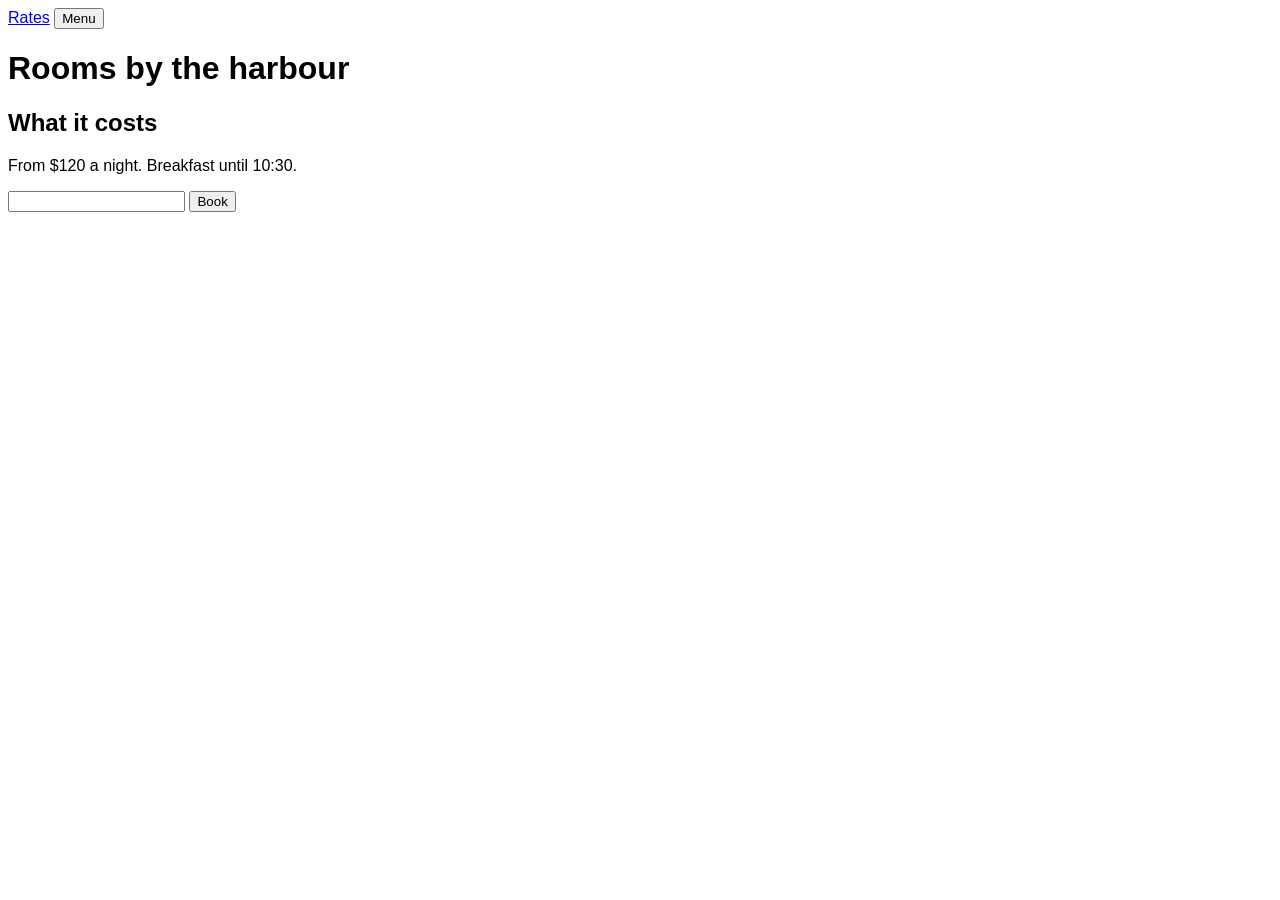
<file: skills/hallmark/scripts/fixtures/kept/after.html>
<!doctype html>
<html lang="en">
<head>
<meta charset="utf-8">
<meta name="viewport" content="width=device-width, initial-scale=1">
<title>Kept fixture, the page after</title>
<meta name="description" content="A careless redesign: one link, one field, one handler, one test hook and one script hook are gone, and one heading is reworded.">
<style>
/* Hallmark · shape: fixture · genre: editorial · theme: fixture (by request) · redesign: full */
/* Hallmark · dropped mailto:desk@example.com · the desk address is retired and the form replaces it */
body { font-family: sans-serif; }
</style>
</head>
<body>
<nav id="site-nav"><a href="#rates">Rates</a> <button id="menu-button" type="button">Menu</button></nav>
<h1>Rooms by the harbour</h1>
<h2 id="rates">What it costs</h2>
<p>From $120 a night. Breakfast until 10:30.</p>
<form action="https://example.com/api/book" method="post">
  <input name="email" type="email">
  <button type="submit">Book</button>
</form>
<script>
document.getElementById('nav-toggle').addEventListener('click', function () { document.querySelector('#site-nav').classList.toggle('is-open'); });
</script>
</body>
</html>
</file>
